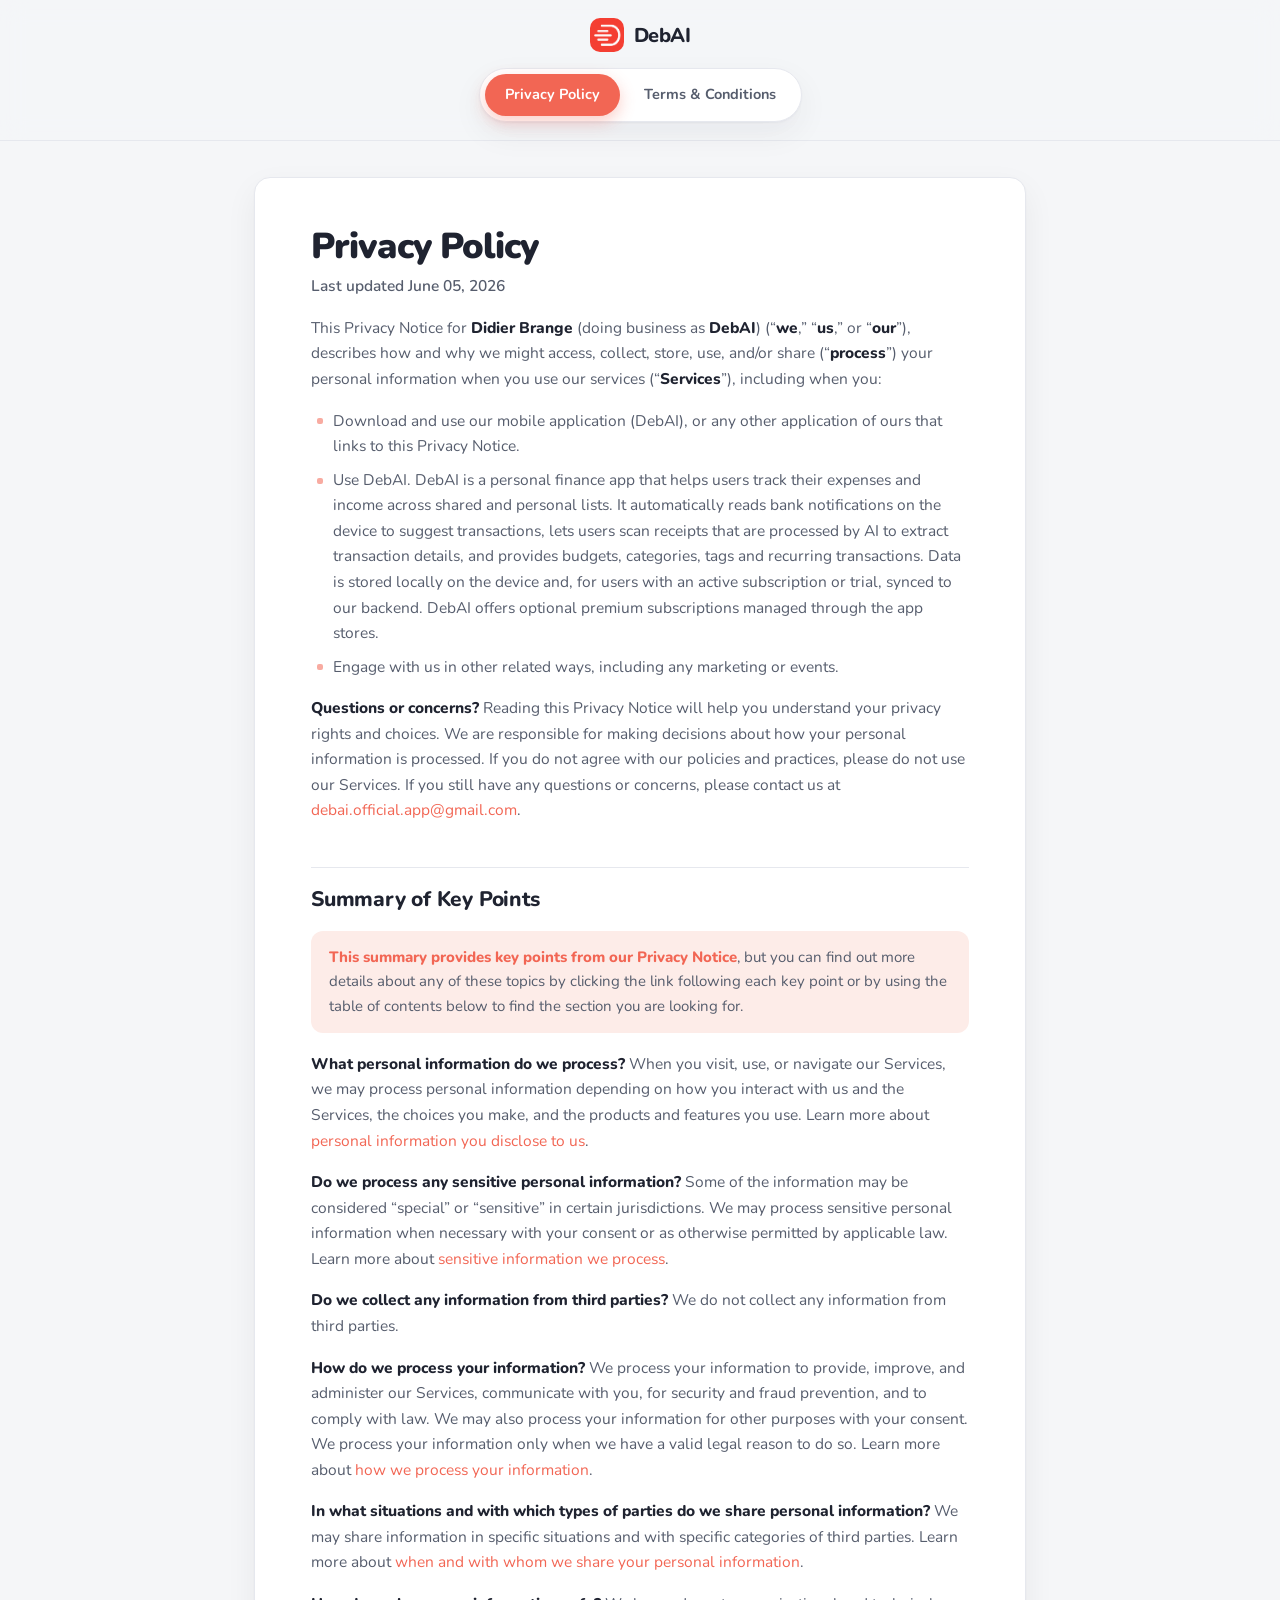
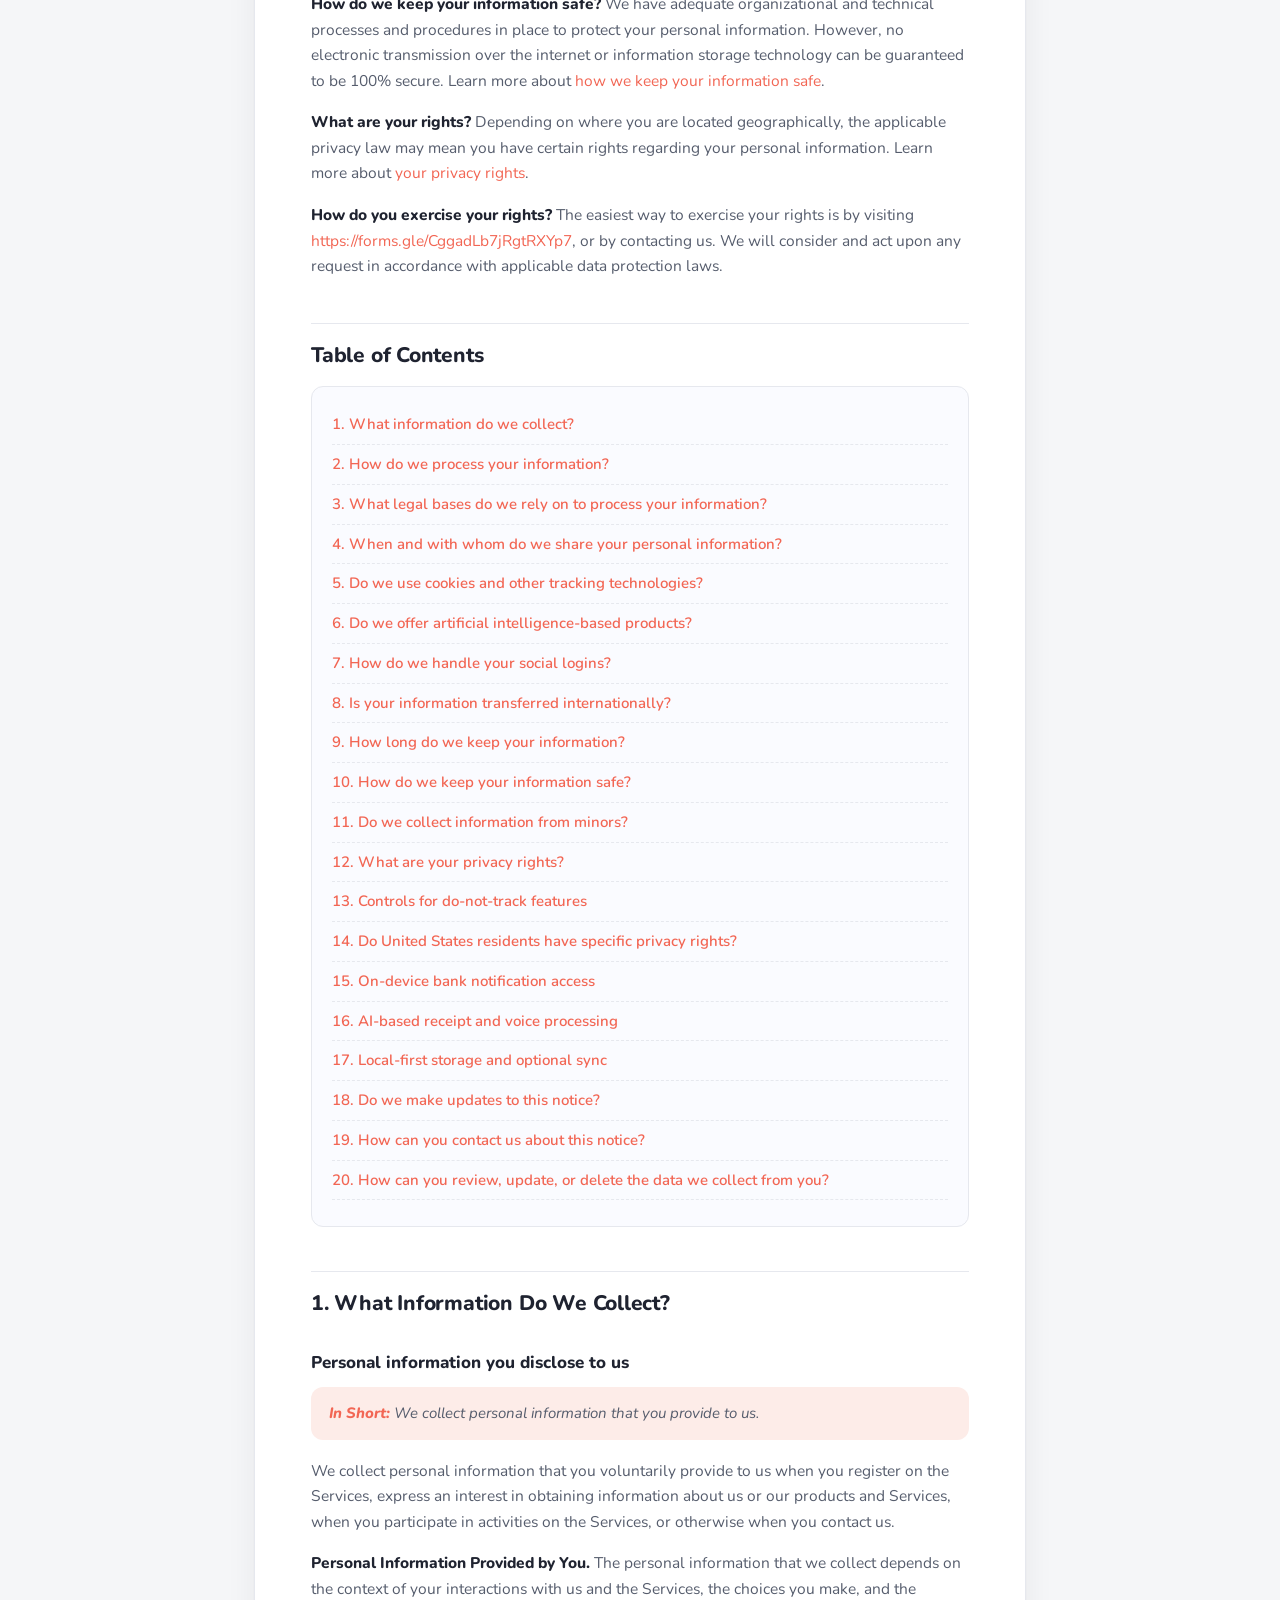
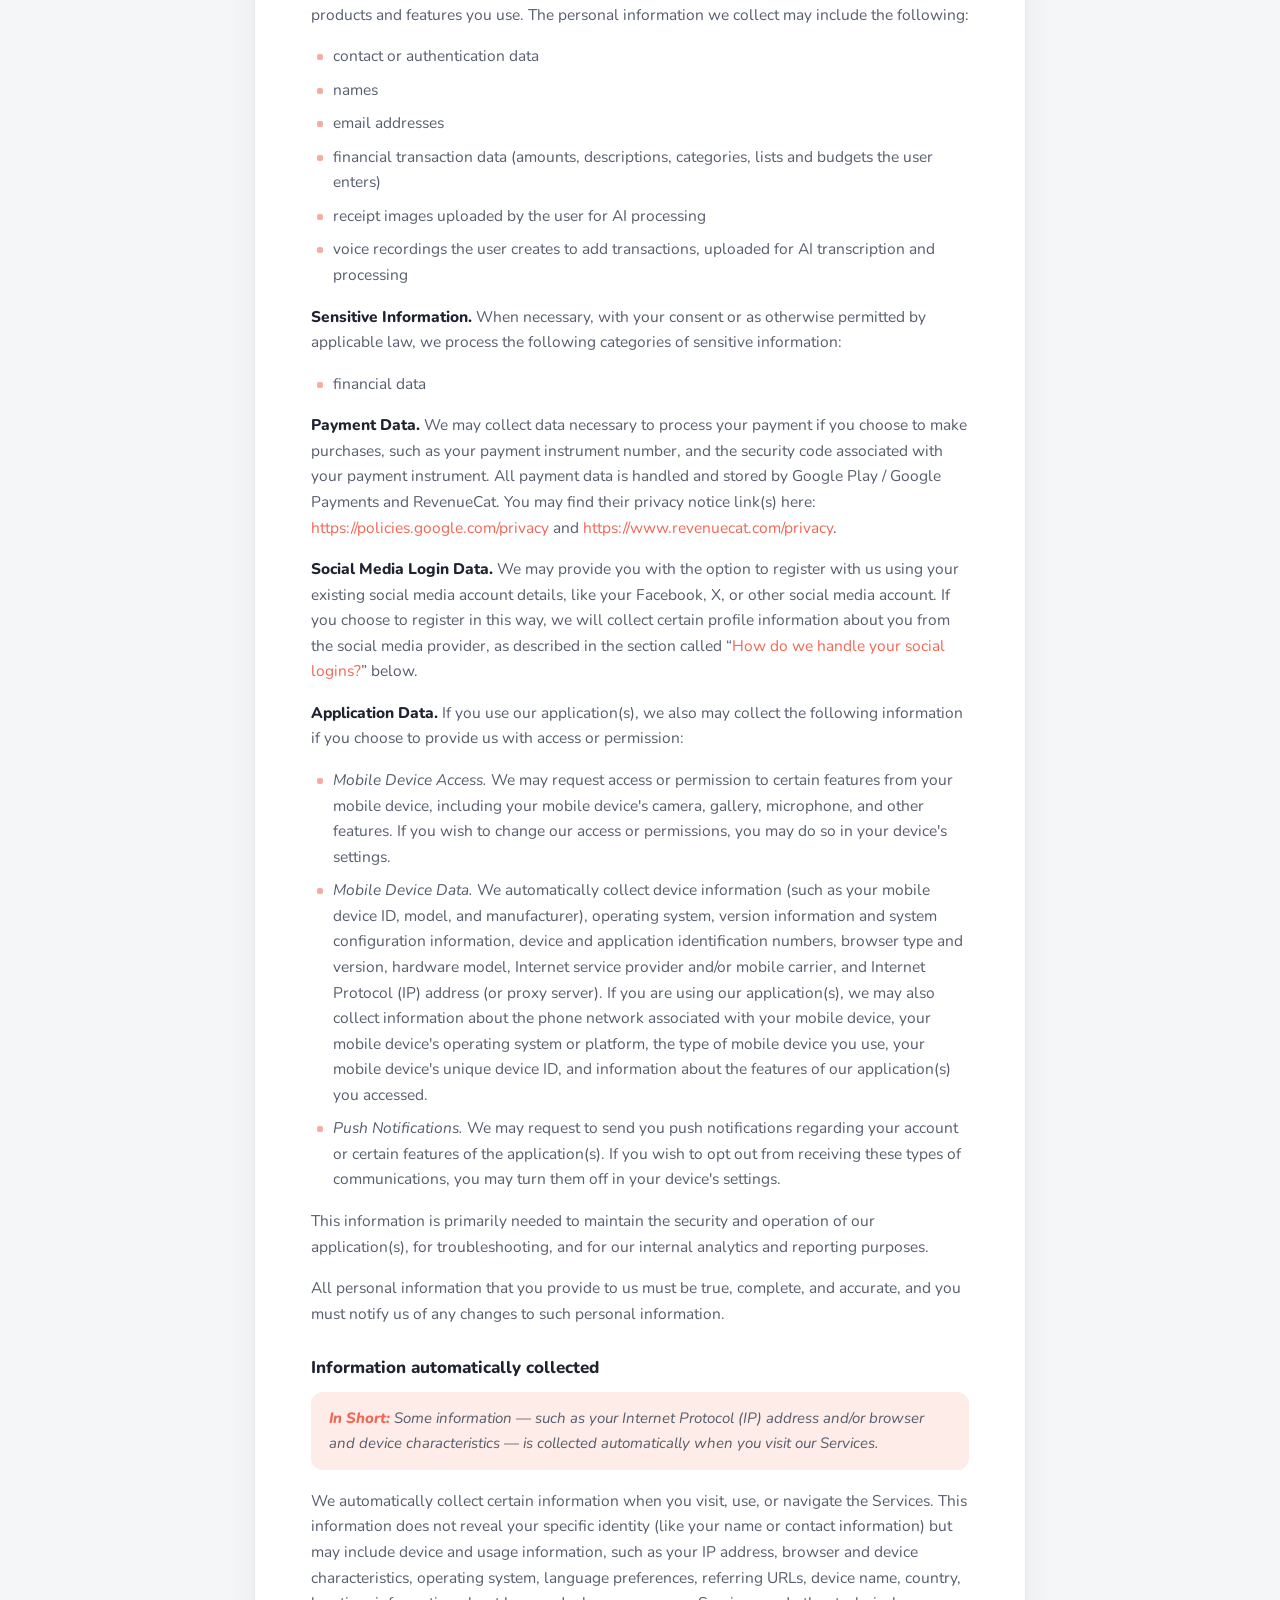
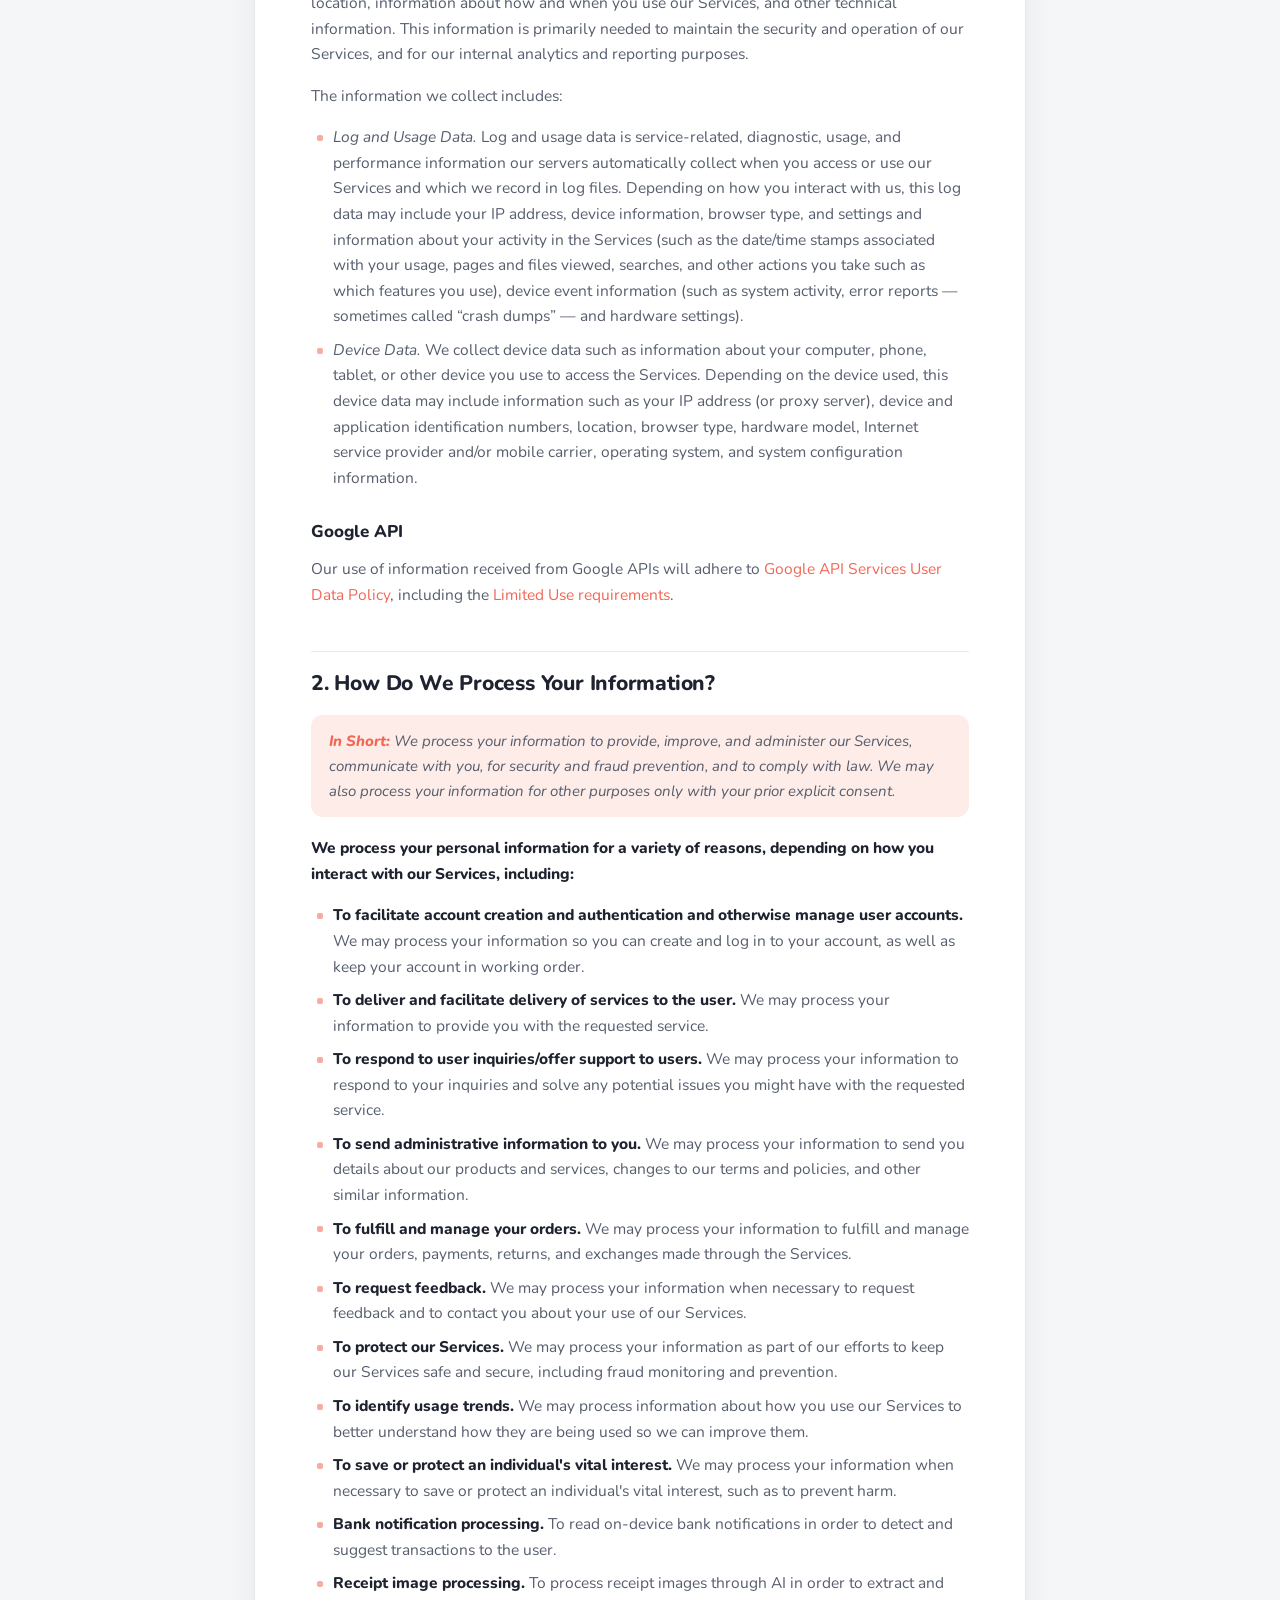
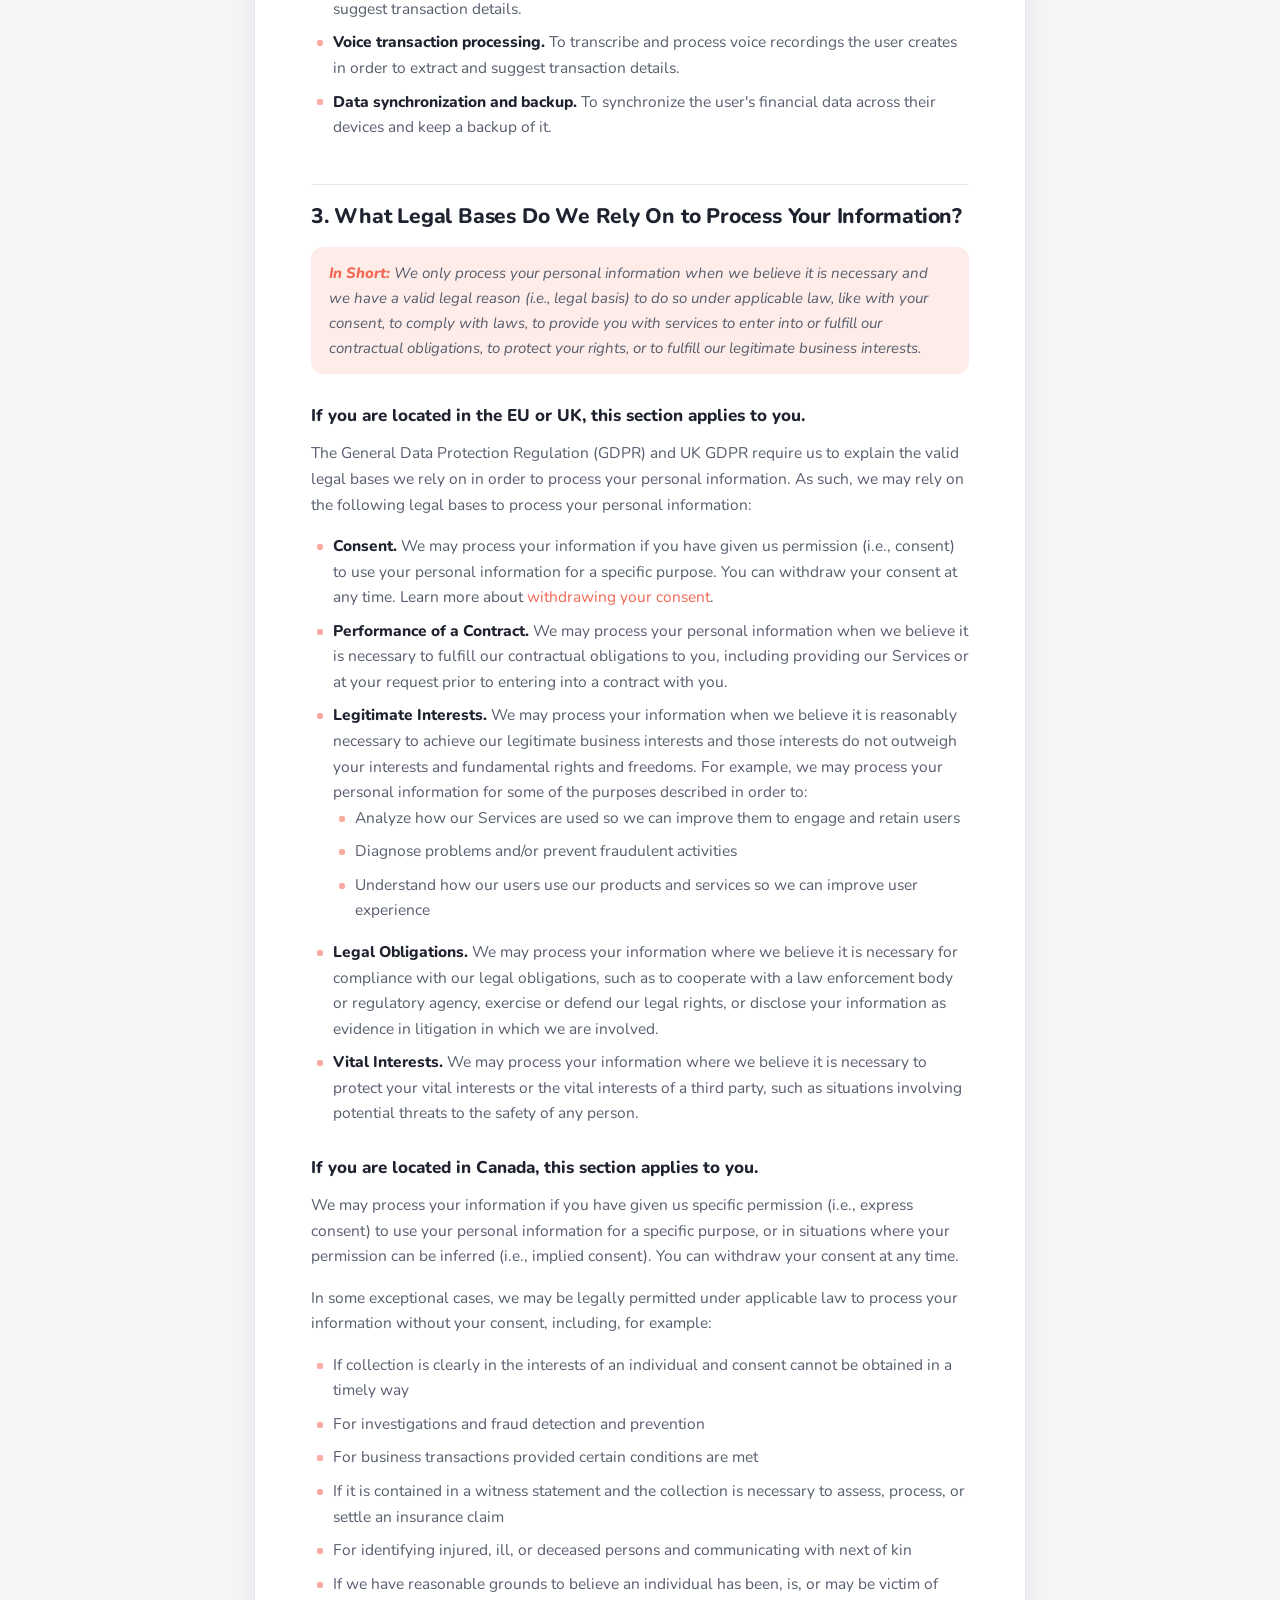
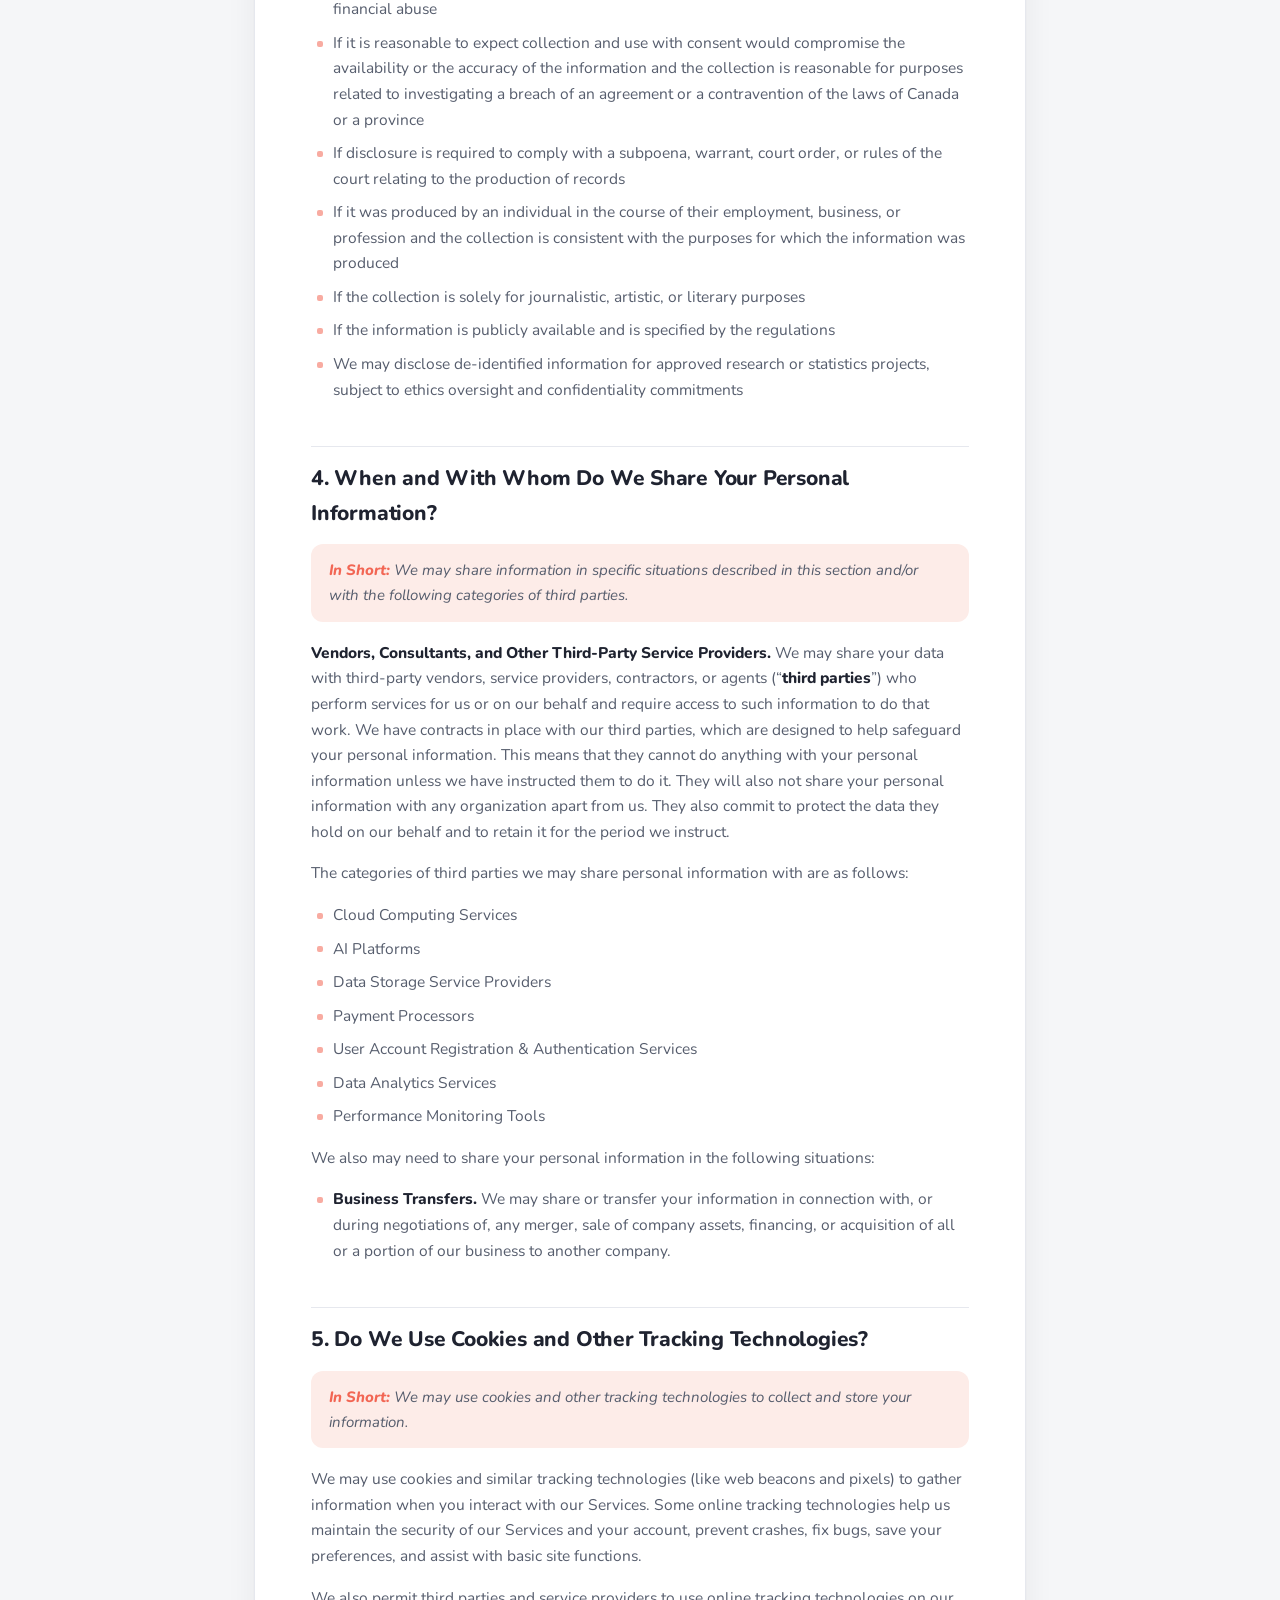
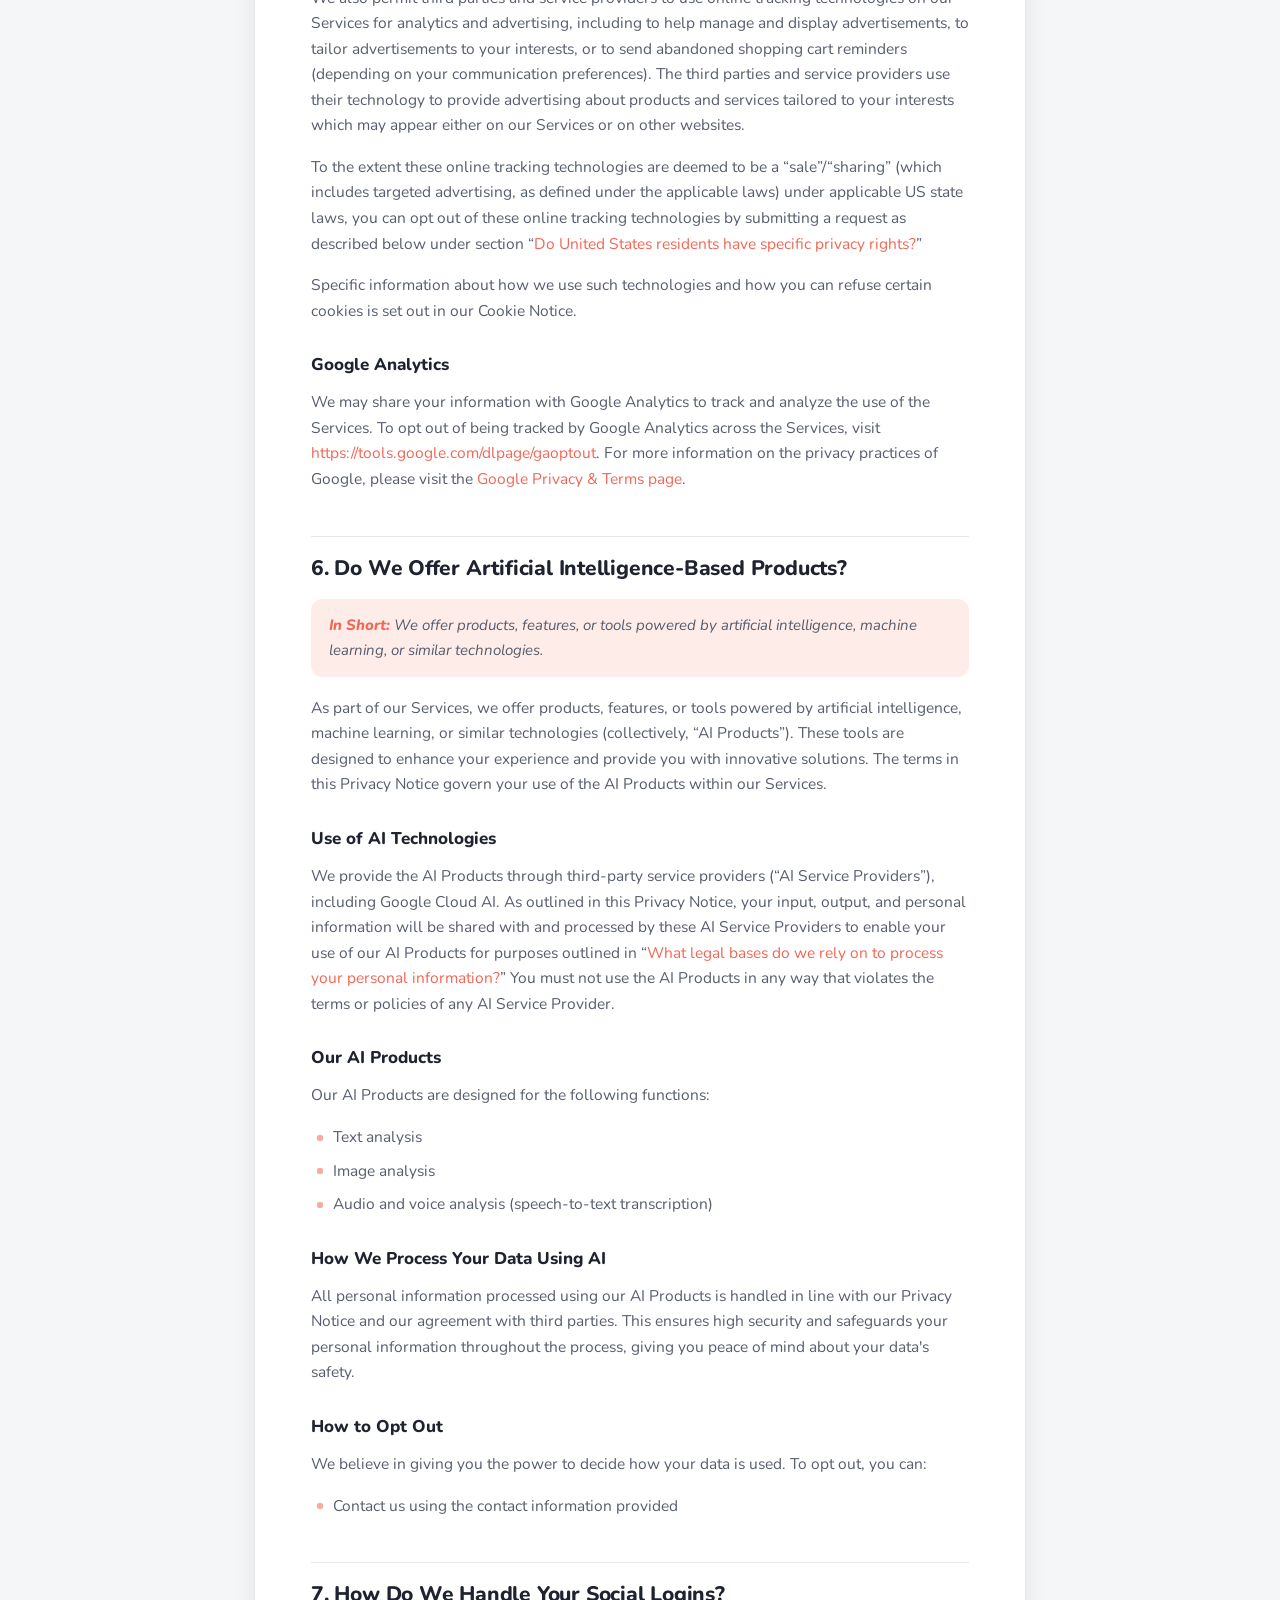
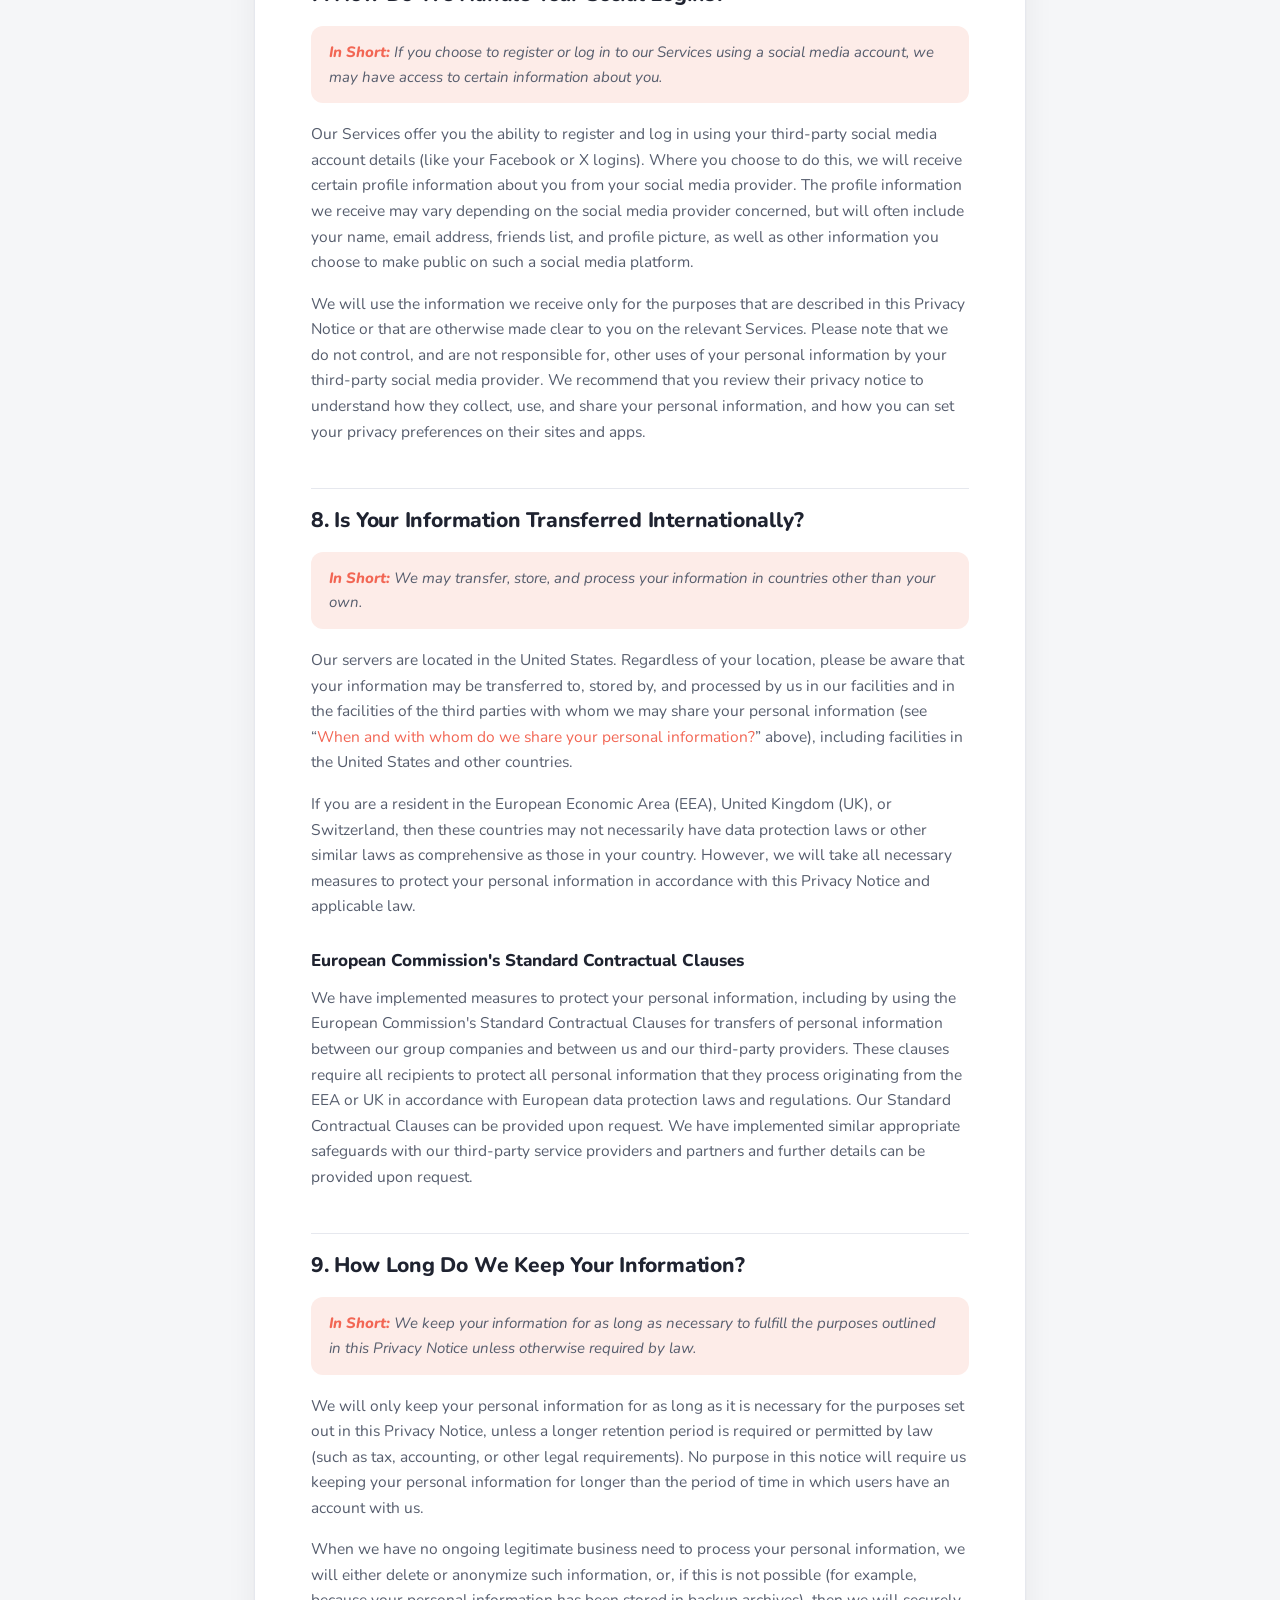
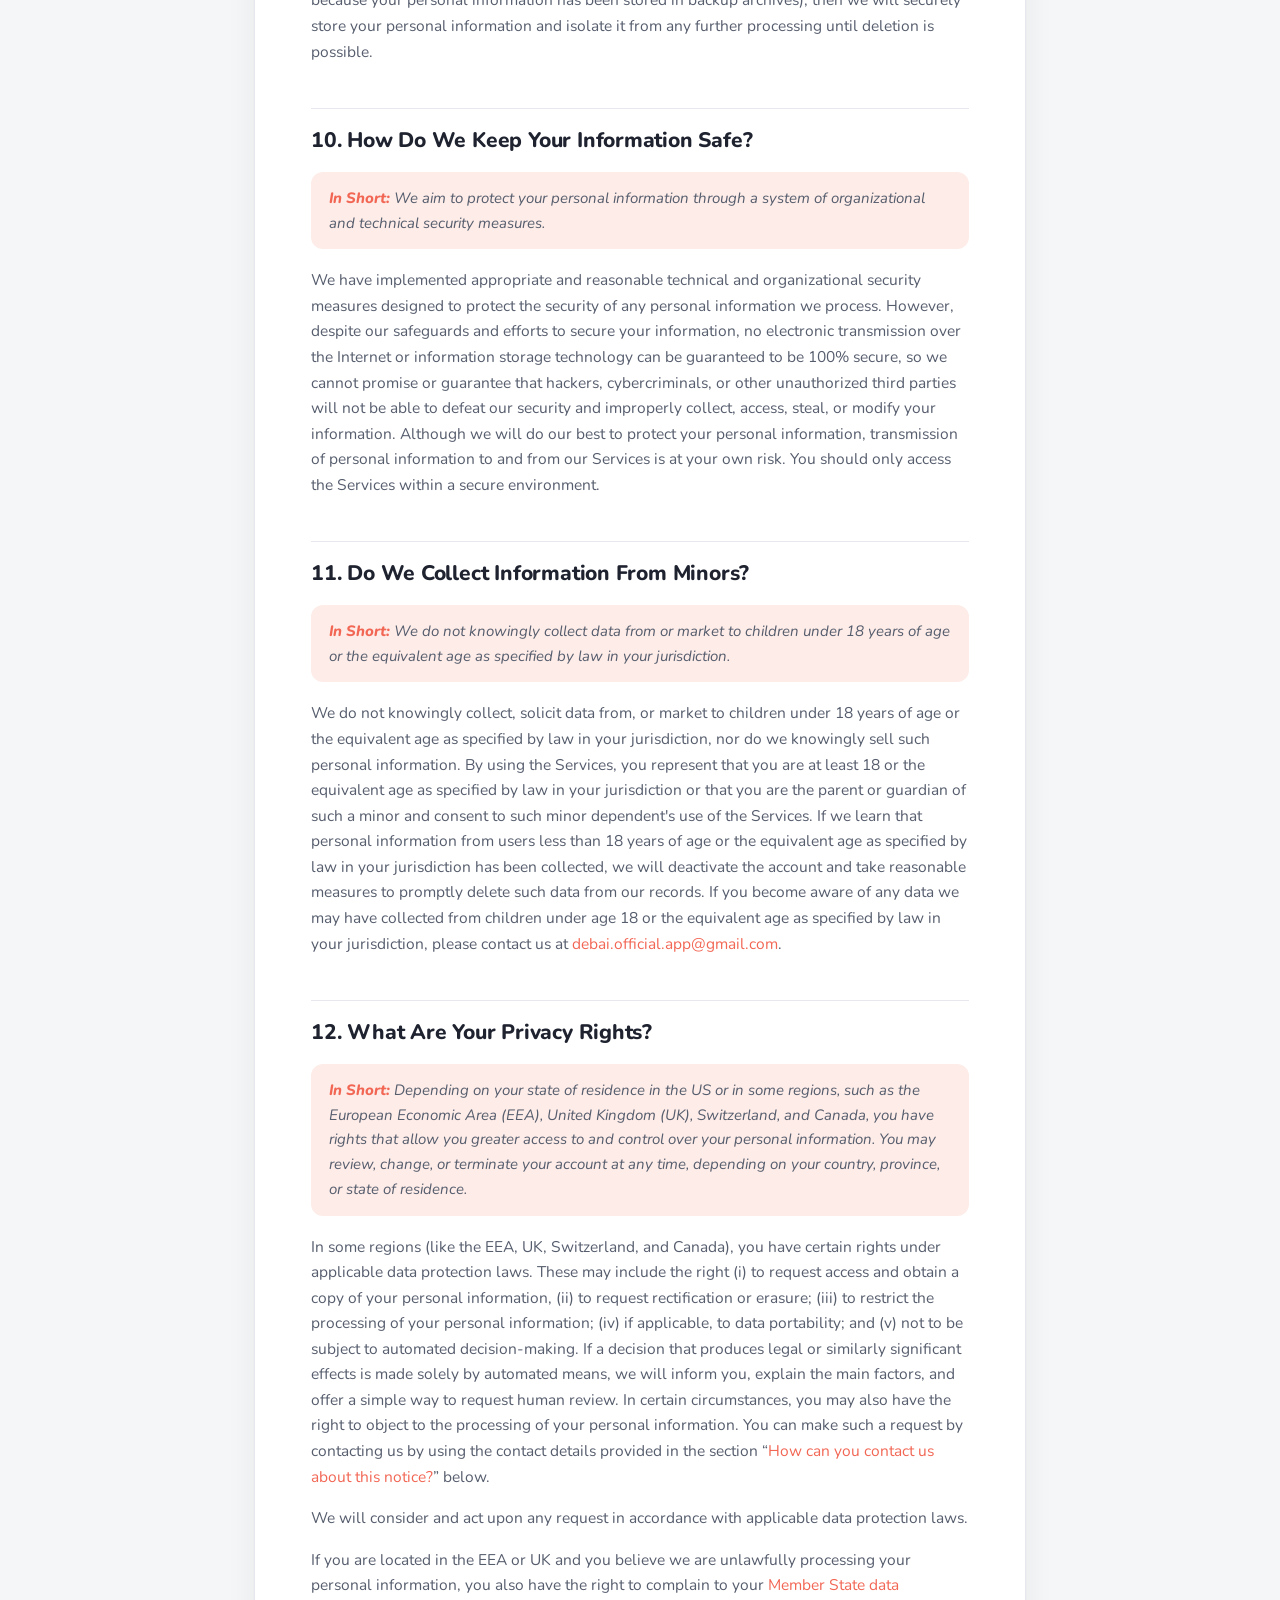
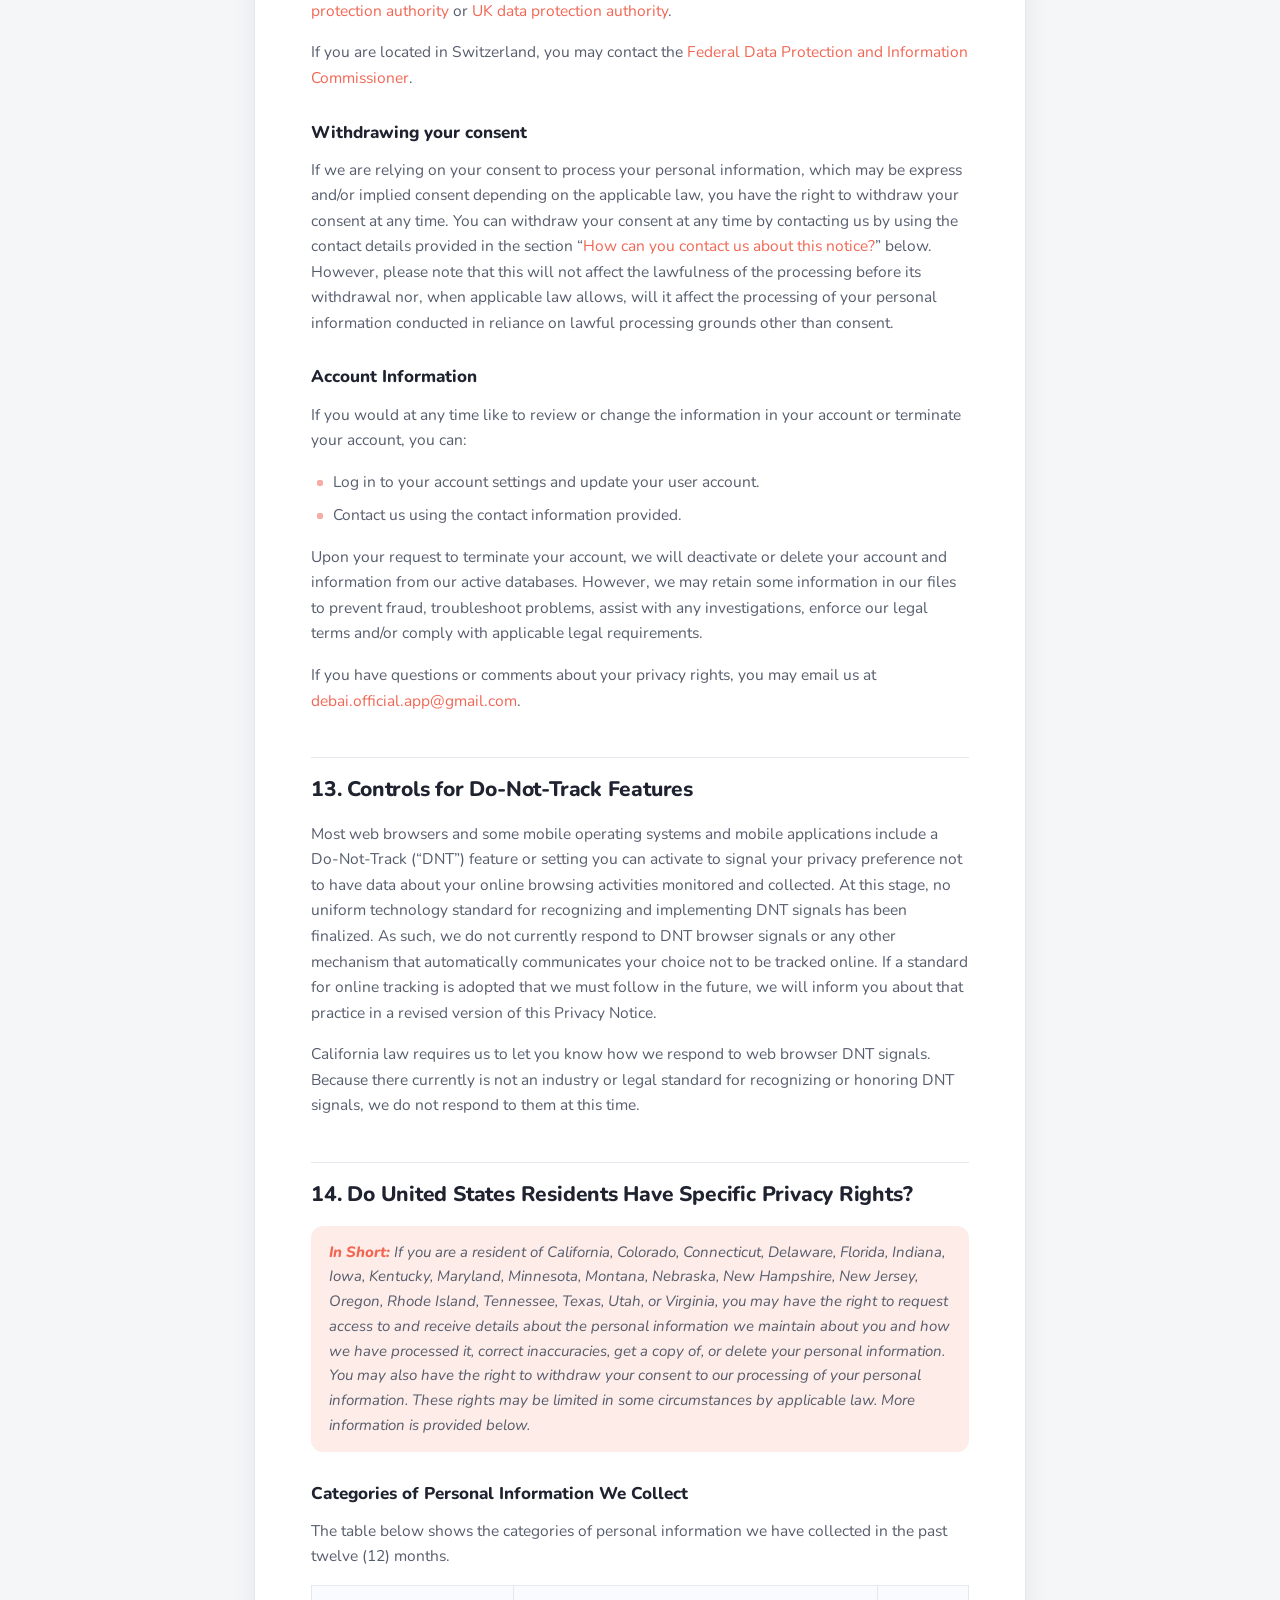
<file: index.html>
<!DOCTYPE html>
<html lang="en">
<head>
  <meta charset="UTF-8" />
  <meta name="viewport" content="width=device-width, initial-scale=1.0" />
  <title>DebAI — Privacy Policy</title>
  <meta name="description" content="DebAI Privacy Policy — how we access, collect, store, use and share your personal information." />
  <meta name="theme-color" content="#F26654" />
  <link rel="icon" href="assets/icon.webp" type="image/webp" />
  <link rel="stylesheet" href="assets/styles.css?v=3" />
</head>
<body>
  <header class="site-header">
    <div class="site-header__inner">
      <a class="brand" href="index.html">
        <img class="brand__mark" src="assets/icon.webp" alt="DebAI" width="34" height="34" />
        <span>DebAI</span>
      </a>
      <nav class="tabs" aria-label="Legal documents">
        <a class="tabs__link is-active" href="index.html" aria-current="page">Privacy Policy</a>
        <a class="tabs__link" href="terminos.html">Terms &amp; Conditions</a>
      </nav>
    </div>
  </header>

  <main class="page">
    <article class="doc">
      <h1 class="doc__title">Privacy Policy</h1>
      <p class="doc__updated">Last updated June 05, 2026</p>

      <p>This Privacy Notice for <strong>Didier Brange</strong> (doing business as <strong>DebAI</strong>) (&ldquo;<strong>we</strong>,&rdquo; &ldquo;<strong>us</strong>,&rdquo; or &ldquo;<strong>our</strong>&rdquo;), describes how and why we might access, collect, store, use, and/or share (&ldquo;<strong>process</strong>&rdquo;) your personal information when you use our services (&ldquo;<strong>Services</strong>&rdquo;), including when you:</p>
      <ul>
        <li>Download and use our mobile application (DebAI), or any other application of ours that links to this Privacy Notice.</li>
        <li>Use DebAI. DebAI is a personal finance app that helps users track their expenses and income across shared and personal lists. It automatically reads bank notifications on the device to suggest transactions, lets users scan receipts that are processed by AI to extract transaction details, and provides budgets, categories, tags and recurring transactions. Data is stored locally on the device and, for users with an active subscription or trial, synced to our backend. DebAI offers optional premium subscriptions managed through the app stores.</li>
        <li>Engage with us in other related ways, including any marketing or events.</li>
      </ul>

      <p><strong>Questions or concerns?</strong> Reading this Privacy Notice will help you understand your privacy rights and choices. We are responsible for making decisions about how your personal information is processed. If you do not agree with our policies and practices, please do not use our Services. If you still have any questions or concerns, please contact us at <a href="mailto:debai.official.app@gmail.com">debai.official.app@gmail.com</a>.</p>

      <h2 id="summary">Summary of Key Points</h2>
      <div class="callout">
        <strong>This summary provides key points from our Privacy Notice</strong>, but you can find out more details about any of these topics by clicking the link following each key point or by using the table of contents below to find the section you are looking for.
      </div>
      <p><strong>What personal information do we process?</strong> When you visit, use, or navigate our Services, we may process personal information depending on how you interact with us and the Services, the choices you make, and the products and features you use. Learn more about <a href="#infocollect">personal information you disclose to us</a>.</p>
      <p><strong>Do we process any sensitive personal information?</strong> Some of the information may be considered &ldquo;special&rdquo; or &ldquo;sensitive&rdquo; in certain jurisdictions. We may process sensitive personal information when necessary with your consent or as otherwise permitted by applicable law. Learn more about <a href="#infocollect">sensitive information we process</a>.</p>
      <p><strong>Do we collect any information from third parties?</strong> We do not collect any information from third parties.</p>
      <p><strong>How do we process your information?</strong> We process your information to provide, improve, and administer our Services, communicate with you, for security and fraud prevention, and to comply with law. We may also process your information for other purposes with your consent. We process your information only when we have a valid legal reason to do so. Learn more about <a href="#infouse">how we process your information</a>.</p>
      <p><strong>In what situations and with which types of parties do we share personal information?</strong> We may share information in specific situations and with specific categories of third parties. Learn more about <a href="#whoshare">when and with whom we share your personal information</a>.</p>
      <p><strong>How do we keep your information safe?</strong> We have adequate organizational and technical processes and procedures in place to protect your personal information. However, no electronic transmission over the internet or information storage technology can be guaranteed to be 100% secure. Learn more about <a href="#infosafe">how we keep your information safe</a>.</p>
      <p><strong>What are your rights?</strong> Depending on where you are located geographically, the applicable privacy law may mean you have certain rights regarding your personal information. Learn more about <a href="#privacyrights">your privacy rights</a>.</p>
      <p><strong>How do you exercise your rights?</strong> The easiest way to exercise your rights is by visiting <a href="https://forms.gle/CggadLb7jRgtRXYp7" target="_blank" rel="noopener">https://forms.gle/CggadLb7jRgtRXYp7</a>, or by contacting us. We will consider and act upon any request in accordance with applicable data protection laws.</p>

      <h2 id="toc">Table of Contents</h2>
      <div class="intro-note">
        <ol class="toc">
          <li><a href="#infocollect">1. What information do we collect?</a></li>
          <li><a href="#infouse">2. How do we process your information?</a></li>
          <li><a href="#legalbases">3. What legal bases do we rely on to process your information?</a></li>
          <li><a href="#whoshare">4. When and with whom do we share your personal information?</a></li>
          <li><a href="#cookies">5. Do we use cookies and other tracking technologies?</a></li>
          <li><a href="#ai">6. Do we offer artificial intelligence-based products?</a></li>
          <li><a href="#sociallogins">7. How do we handle your social logins?</a></li>
          <li><a href="#intltransfers">8. Is your information transferred internationally?</a></li>
          <li><a href="#inforetain">9. How long do we keep your information?</a></li>
          <li><a href="#infosafe">10. How do we keep your information safe?</a></li>
          <li><a href="#infominors">11. Do we collect information from minors?</a></li>
          <li><a href="#privacyrights">12. What are your privacy rights?</a></li>
          <li><a href="#dnt">13. Controls for do-not-track features</a></li>
          <li><a href="#uslaws">14. Do United States residents have specific privacy rights?</a></li>
          <li><a href="#clausea">15. On-device bank notification access</a></li>
          <li><a href="#clauseb">16. AI-based receipt and voice processing</a></li>
          <li><a href="#clausec">17. Local-first storage and optional sync</a></li>
          <li><a href="#policyupdates">18. Do we make updates to this notice?</a></li>
          <li><a href="#contact">19. How can you contact us about this notice?</a></li>
          <li><a href="#request">20. How can you review, update, or delete the data we collect from you?</a></li>
        </ol>
      </div>

      <h2 id="infocollect">1. What Information Do We Collect?</h2>
      <h3>Personal information you disclose to us</h3>
      <div class="callout"><strong><em>In Short:</em></strong> <em>We collect personal information that you provide to us.</em></div>
      <p>We collect personal information that you voluntarily provide to us when you register on the Services, express an interest in obtaining information about us or our products and Services, when you participate in activities on the Services, or otherwise when you contact us.</p>
      <p><strong>Personal Information Provided by You.</strong> The personal information that we collect depends on the context of your interactions with us and the Services, the choices you make, and the products and features you use. The personal information we collect may include the following:</p>
      <ul>
        <li>contact or authentication data</li>
        <li>names</li>
        <li>email addresses</li>
        <li>financial transaction data (amounts, descriptions, categories, lists and budgets the user enters)</li>
        <li>receipt images uploaded by the user for AI processing</li>
        <li>voice recordings the user creates to add transactions, uploaded for AI transcription and processing</li>
      </ul>
      <p><strong>Sensitive Information.</strong> When necessary, with your consent or as otherwise permitted by applicable law, we process the following categories of sensitive information:</p>
      <ul>
        <li>financial data</li>
      </ul>
      <p><strong>Payment Data.</strong> We may collect data necessary to process your payment if you choose to make purchases, such as your payment instrument number, and the security code associated with your payment instrument. All payment data is handled and stored by Google Play / Google Payments and RevenueCat. You may find their privacy notice link(s) here: <a href="https://policies.google.com/privacy" target="_blank" rel="noopener">https://policies.google.com/privacy</a> and <a href="https://www.revenuecat.com/privacy" target="_blank" rel="noopener">https://www.revenuecat.com/privacy</a>.</p>
      <p><strong>Social Media Login Data.</strong> We may provide you with the option to register with us using your existing social media account details, like your Facebook, X, or other social media account. If you choose to register in this way, we will collect certain profile information about you from the social media provider, as described in the section called &ldquo;<a href="#sociallogins">How do we handle your social logins?</a>&rdquo; below.</p>
      <p><strong>Application Data.</strong> If you use our application(s), we also may collect the following information if you choose to provide us with access or permission:</p>
      <ul>
        <li><em>Mobile Device Access.</em> We may request access or permission to certain features from your mobile device, including your mobile device's camera, gallery, microphone, and other features. If you wish to change our access or permissions, you may do so in your device's settings.</li>
        <li><em>Mobile Device Data.</em> We automatically collect device information (such as your mobile device ID, model, and manufacturer), operating system, version information and system configuration information, device and application identification numbers, browser type and version, hardware model, Internet service provider and/or mobile carrier, and Internet Protocol (IP) address (or proxy server). If you are using our application(s), we may also collect information about the phone network associated with your mobile device, your mobile device's operating system or platform, the type of mobile device you use, your mobile device's unique device ID, and information about the features of our application(s) you accessed.</li>
        <li><em>Push Notifications.</em> We may request to send you push notifications regarding your account or certain features of the application(s). If you wish to opt out from receiving these types of communications, you may turn them off in your device's settings.</li>
      </ul>
      <p>This information is primarily needed to maintain the security and operation of our application(s), for troubleshooting, and for our internal analytics and reporting purposes.</p>
      <p>All personal information that you provide to us must be true, complete, and accurate, and you must notify us of any changes to such personal information.</p>

      <h3>Information automatically collected</h3>
      <div class="callout"><strong><em>In Short:</em></strong> <em>Some information — such as your Internet Protocol (IP) address and/or browser and device characteristics — is collected automatically when you visit our Services.</em></div>
      <p>We automatically collect certain information when you visit, use, or navigate the Services. This information does not reveal your specific identity (like your name or contact information) but may include device and usage information, such as your IP address, browser and device characteristics, operating system, language preferences, referring URLs, device name, country, location, information about how and when you use our Services, and other technical information. This information is primarily needed to maintain the security and operation of our Services, and for our internal analytics and reporting purposes.</p>
      <p>The information we collect includes:</p>
      <ul>
        <li><em>Log and Usage Data.</em> Log and usage data is service-related, diagnostic, usage, and performance information our servers automatically collect when you access or use our Services and which we record in log files. Depending on how you interact with us, this log data may include your IP address, device information, browser type, and settings and information about your activity in the Services (such as the date/time stamps associated with your usage, pages and files viewed, searches, and other actions you take such as which features you use), device event information (such as system activity, error reports — sometimes called &ldquo;crash dumps&rdquo; — and hardware settings).</li>
        <li><em>Device Data.</em> We collect device data such as information about your computer, phone, tablet, or other device you use to access the Services. Depending on the device used, this device data may include information such as your IP address (or proxy server), device and application identification numbers, location, browser type, hardware model, Internet service provider and/or mobile carrier, operating system, and system configuration information.</li>
      </ul>

      <h3>Google API</h3>
      <p>Our use of information received from Google APIs will adhere to <a href="https://developers.google.com/terms/api-services-user-data-policy" target="_blank" rel="noopener">Google API Services User Data Policy</a>, including the <a href="https://developers.google.com/terms/api-services-user-data-policy#limited-use" target="_blank" rel="noopener">Limited Use requirements</a>.</p>

      <h2 id="infouse">2. How Do We Process Your Information?</h2>
      <div class="callout"><strong><em>In Short:</em></strong> <em>We process your information to provide, improve, and administer our Services, communicate with you, for security and fraud prevention, and to comply with law. We may also process your information for other purposes only with your prior explicit consent.</em></div>
      <p><strong>We process your personal information for a variety of reasons, depending on how you interact with our Services, including:</strong></p>
      <ul>
        <li><strong>To facilitate account creation and authentication and otherwise manage user accounts.</strong> We may process your information so you can create and log in to your account, as well as keep your account in working order.</li>
        <li><strong>To deliver and facilitate delivery of services to the user.</strong> We may process your information to provide you with the requested service.</li>
        <li><strong>To respond to user inquiries/offer support to users.</strong> We may process your information to respond to your inquiries and solve any potential issues you might have with the requested service.</li>
        <li><strong>To send administrative information to you.</strong> We may process your information to send you details about our products and services, changes to our terms and policies, and other similar information.</li>
        <li><strong>To fulfill and manage your orders.</strong> We may process your information to fulfill and manage your orders, payments, returns, and exchanges made through the Services.</li>
        <li><strong>To request feedback.</strong> We may process your information when necessary to request feedback and to contact you about your use of our Services.</li>
        <li><strong>To protect our Services.</strong> We may process your information as part of our efforts to keep our Services safe and secure, including fraud monitoring and prevention.</li>
        <li><strong>To identify usage trends.</strong> We may process information about how you use our Services to better understand how they are being used so we can improve them.</li>
        <li><strong>To save or protect an individual's vital interest.</strong> We may process your information when necessary to save or protect an individual's vital interest, such as to prevent harm.</li>
        <li><strong>Bank notification processing.</strong> To read on-device bank notifications in order to detect and suggest transactions to the user.</li>
        <li><strong>Receipt image processing.</strong> To process receipt images through AI in order to extract and suggest transaction details.</li>
        <li><strong>Voice transaction processing.</strong> To transcribe and process voice recordings the user creates in order to extract and suggest transaction details.</li>
        <li><strong>Data synchronization and backup.</strong> To synchronize the user's financial data across their devices and keep a backup of it.</li>
      </ul>

      <h2 id="legalbases">3. What Legal Bases Do We Rely On to Process Your Information?</h2>
      <div class="callout"><strong><em>In Short:</em></strong> <em>We only process your personal information when we believe it is necessary and we have a valid legal reason (i.e., legal basis) to do so under applicable law, like with your consent, to comply with laws, to provide you with services to enter into or fulfill our contractual obligations, to protect your rights, or to fulfill our legitimate business interests.</em></div>

      <h3>If you are located in the EU or UK, this section applies to you.</h3>
      <p>The General Data Protection Regulation (GDPR) and UK GDPR require us to explain the valid legal bases we rely on in order to process your personal information. As such, we may rely on the following legal bases to process your personal information:</p>
      <ul>
        <li><strong>Consent.</strong> We may process your information if you have given us permission (i.e., consent) to use your personal information for a specific purpose. You can withdraw your consent at any time. Learn more about <a href="#privacyrights">withdrawing your consent</a>.</li>
        <li><strong>Performance of a Contract.</strong> We may process your personal information when we believe it is necessary to fulfill our contractual obligations to you, including providing our Services or at your request prior to entering into a contract with you.</li>
        <li><strong>Legitimate Interests.</strong> We may process your information when we believe it is reasonably necessary to achieve our legitimate business interests and those interests do not outweigh your interests and fundamental rights and freedoms. For example, we may process your personal information for some of the purposes described in order to:
          <ul>
            <li>Analyze how our Services are used so we can improve them to engage and retain users</li>
            <li>Diagnose problems and/or prevent fraudulent activities</li>
            <li>Understand how our users use our products and services so we can improve user experience</li>
          </ul>
        </li>
        <li><strong>Legal Obligations.</strong> We may process your information where we believe it is necessary for compliance with our legal obligations, such as to cooperate with a law enforcement body or regulatory agency, exercise or defend our legal rights, or disclose your information as evidence in litigation in which we are involved.</li>
        <li><strong>Vital Interests.</strong> We may process your information where we believe it is necessary to protect your vital interests or the vital interests of a third party, such as situations involving potential threats to the safety of any person.</li>
      </ul>

      <h3>If you are located in Canada, this section applies to you.</h3>
      <p>We may process your information if you have given us specific permission (i.e., express consent) to use your personal information for a specific purpose, or in situations where your permission can be inferred (i.e., implied consent). You can withdraw your consent at any time.</p>
      <p>In some exceptional cases, we may be legally permitted under applicable law to process your information without your consent, including, for example:</p>
      <ul>
        <li>If collection is clearly in the interests of an individual and consent cannot be obtained in a timely way</li>
        <li>For investigations and fraud detection and prevention</li>
        <li>For business transactions provided certain conditions are met</li>
        <li>If it is contained in a witness statement and the collection is necessary to assess, process, or settle an insurance claim</li>
        <li>For identifying injured, ill, or deceased persons and communicating with next of kin</li>
        <li>If we have reasonable grounds to believe an individual has been, is, or may be victim of financial abuse</li>
        <li>If it is reasonable to expect collection and use with consent would compromise the availability or the accuracy of the information and the collection is reasonable for purposes related to investigating a breach of an agreement or a contravention of the laws of Canada or a province</li>
        <li>If disclosure is required to comply with a subpoena, warrant, court order, or rules of the court relating to the production of records</li>
        <li>If it was produced by an individual in the course of their employment, business, or profession and the collection is consistent with the purposes for which the information was produced</li>
        <li>If the collection is solely for journalistic, artistic, or literary purposes</li>
        <li>If the information is publicly available and is specified by the regulations</li>
        <li>We may disclose de-identified information for approved research or statistics projects, subject to ethics oversight and confidentiality commitments</li>
      </ul>

      <h2 id="whoshare">4. When and With Whom Do We Share Your Personal Information?</h2>
      <div class="callout"><strong><em>In Short:</em></strong> <em>We may share information in specific situations described in this section and/or with the following categories of third parties.</em></div>
      <p><strong>Vendors, Consultants, and Other Third-Party Service Providers.</strong> We may share your data with third-party vendors, service providers, contractors, or agents (&ldquo;<strong>third parties</strong>&rdquo;) who perform services for us or on our behalf and require access to such information to do that work. We have contracts in place with our third parties, which are designed to help safeguard your personal information. This means that they cannot do anything with your personal information unless we have instructed them to do it. They will also not share your personal information with any organization apart from us. They also commit to protect the data they hold on our behalf and to retain it for the period we instruct.</p>
      <p>The categories of third parties we may share personal information with are as follows:</p>
      <ul>
        <li>Cloud Computing Services</li>
        <li>AI Platforms</li>
        <li>Data Storage Service Providers</li>
        <li>Payment Processors</li>
        <li>User Account Registration &amp; Authentication Services</li>
        <li>Data Analytics Services</li>
        <li>Performance Monitoring Tools</li>
      </ul>
      <p>We also may need to share your personal information in the following situations:</p>
      <ul>
        <li><strong>Business Transfers.</strong> We may share or transfer your information in connection with, or during negotiations of, any merger, sale of company assets, financing, or acquisition of all or a portion of our business to another company.</li>
      </ul>

      <h2 id="cookies">5. Do We Use Cookies and Other Tracking Technologies?</h2>
      <div class="callout"><strong><em>In Short:</em></strong> <em>We may use cookies and other tracking technologies to collect and store your information.</em></div>
      <p>We may use cookies and similar tracking technologies (like web beacons and pixels) to gather information when you interact with our Services. Some online tracking technologies help us maintain the security of our Services and your account, prevent crashes, fix bugs, save your preferences, and assist with basic site functions.</p>
      <p>We also permit third parties and service providers to use online tracking technologies on our Services for analytics and advertising, including to help manage and display advertisements, to tailor advertisements to your interests, or to send abandoned shopping cart reminders (depending on your communication preferences). The third parties and service providers use their technology to provide advertising about products and services tailored to your interests which may appear either on our Services or on other websites.</p>
      <p>To the extent these online tracking technologies are deemed to be a &ldquo;sale&rdquo;/&ldquo;sharing&rdquo; (which includes targeted advertising, as defined under the applicable laws) under applicable US state laws, you can opt out of these online tracking technologies by submitting a request as described below under section &ldquo;<a href="#uslaws">Do United States residents have specific privacy rights?</a>&rdquo;</p>
      <p>Specific information about how we use such technologies and how you can refuse certain cookies is set out in our Cookie Notice.</p>
      <h3>Google Analytics</h3>
      <p>We may share your information with Google Analytics to track and analyze the use of the Services. To opt out of being tracked by Google Analytics across the Services, visit <a href="https://tools.google.com/dlpage/gaoptout" target="_blank" rel="noopener">https://tools.google.com/dlpage/gaoptout</a>. For more information on the privacy practices of Google, please visit the <a href="https://policies.google.com/privacy" target="_blank" rel="noopener">Google Privacy &amp; Terms page</a>.</p>

      <h2 id="ai">6. Do We Offer Artificial Intelligence-Based Products?</h2>
      <div class="callout"><strong><em>In Short:</em></strong> <em>We offer products, features, or tools powered by artificial intelligence, machine learning, or similar technologies.</em></div>
      <p>As part of our Services, we offer products, features, or tools powered by artificial intelligence, machine learning, or similar technologies (collectively, &ldquo;AI Products&rdquo;). These tools are designed to enhance your experience and provide you with innovative solutions. The terms in this Privacy Notice govern your use of the AI Products within our Services.</p>
      <h3>Use of AI Technologies</h3>
      <p>We provide the AI Products through third-party service providers (&ldquo;AI Service Providers&rdquo;), including Google Cloud AI. As outlined in this Privacy Notice, your input, output, and personal information will be shared with and processed by these AI Service Providers to enable your use of our AI Products for purposes outlined in &ldquo;<a href="#legalbases">What legal bases do we rely on to process your personal information?</a>&rdquo; You must not use the AI Products in any way that violates the terms or policies of any AI Service Provider.</p>
      <h3>Our AI Products</h3>
      <p>Our AI Products are designed for the following functions:</p>
      <ul>
        <li>Text analysis</li>
        <li>Image analysis</li>
        <li>Audio and voice analysis (speech-to-text transcription)</li>
      </ul>
      <h3>How We Process Your Data Using AI</h3>
      <p>All personal information processed using our AI Products is handled in line with our Privacy Notice and our agreement with third parties. This ensures high security and safeguards your personal information throughout the process, giving you peace of mind about your data's safety.</p>
      <h3>How to Opt Out</h3>
      <p>We believe in giving you the power to decide how your data is used. To opt out, you can:</p>
      <ul>
        <li>Contact us using the contact information provided</li>
      </ul>

      <h2 id="sociallogins">7. How Do We Handle Your Social Logins?</h2>
      <div class="callout"><strong><em>In Short:</em></strong> <em>If you choose to register or log in to our Services using a social media account, we may have access to certain information about you.</em></div>
      <p>Our Services offer you the ability to register and log in using your third-party social media account details (like your Facebook or X logins). Where you choose to do this, we will receive certain profile information about you from your social media provider. The profile information we receive may vary depending on the social media provider concerned, but will often include your name, email address, friends list, and profile picture, as well as other information you choose to make public on such a social media platform.</p>
      <p>We will use the information we receive only for the purposes that are described in this Privacy Notice or that are otherwise made clear to you on the relevant Services. Please note that we do not control, and are not responsible for, other uses of your personal information by your third-party social media provider. We recommend that you review their privacy notice to understand how they collect, use, and share your personal information, and how you can set your privacy preferences on their sites and apps.</p>

      <h2 id="intltransfers">8. Is Your Information Transferred Internationally?</h2>
      <div class="callout"><strong><em>In Short:</em></strong> <em>We may transfer, store, and process your information in countries other than your own.</em></div>
      <p>Our servers are located in the United States. Regardless of your location, please be aware that your information may be transferred to, stored by, and processed by us in our facilities and in the facilities of the third parties with whom we may share your personal information (see &ldquo;<a href="#whoshare">When and with whom do we share your personal information?</a>&rdquo; above), including facilities in the United States and other countries.</p>
      <p>If you are a resident in the European Economic Area (EEA), United Kingdom (UK), or Switzerland, then these countries may not necessarily have data protection laws or other similar laws as comprehensive as those in your country. However, we will take all necessary measures to protect your personal information in accordance with this Privacy Notice and applicable law.</p>
      <h3>European Commission's Standard Contractual Clauses</h3>
      <p>We have implemented measures to protect your personal information, including by using the European Commission's Standard Contractual Clauses for transfers of personal information between our group companies and between us and our third-party providers. These clauses require all recipients to protect all personal information that they process originating from the EEA or UK in accordance with European data protection laws and regulations. Our Standard Contractual Clauses can be provided upon request. We have implemented similar appropriate safeguards with our third-party service providers and partners and further details can be provided upon request.</p>

      <h2 id="inforetain">9. How Long Do We Keep Your Information?</h2>
      <div class="callout"><strong><em>In Short:</em></strong> <em>We keep your information for as long as necessary to fulfill the purposes outlined in this Privacy Notice unless otherwise required by law.</em></div>
      <p>We will only keep your personal information for as long as it is necessary for the purposes set out in this Privacy Notice, unless a longer retention period is required or permitted by law (such as tax, accounting, or other legal requirements). No purpose in this notice will require us keeping your personal information for longer than the period of time in which users have an account with us.</p>
      <p>When we have no ongoing legitimate business need to process your personal information, we will either delete or anonymize such information, or, if this is not possible (for example, because your personal information has been stored in backup archives), then we will securely store your personal information and isolate it from any further processing until deletion is possible.</p>

      <h2 id="infosafe">10. How Do We Keep Your Information Safe?</h2>
      <div class="callout"><strong><em>In Short:</em></strong> <em>We aim to protect your personal information through a system of organizational and technical security measures.</em></div>
      <p>We have implemented appropriate and reasonable technical and organizational security measures designed to protect the security of any personal information we process. However, despite our safeguards and efforts to secure your information, no electronic transmission over the Internet or information storage technology can be guaranteed to be 100% secure, so we cannot promise or guarantee that hackers, cybercriminals, or other unauthorized third parties will not be able to defeat our security and improperly collect, access, steal, or modify your information. Although we will do our best to protect your personal information, transmission of personal information to and from our Services is at your own risk. You should only access the Services within a secure environment.</p>

      <h2 id="infominors">11. Do We Collect Information From Minors?</h2>
      <div class="callout"><strong><em>In Short:</em></strong> <em>We do not knowingly collect data from or market to children under 18 years of age or the equivalent age as specified by law in your jurisdiction.</em></div>
      <p>We do not knowingly collect, solicit data from, or market to children under 18 years of age or the equivalent age as specified by law in your jurisdiction, nor do we knowingly sell such personal information. By using the Services, you represent that you are at least 18 or the equivalent age as specified by law in your jurisdiction or that you are the parent or guardian of such a minor and consent to such minor dependent's use of the Services. If we learn that personal information from users less than 18 years of age or the equivalent age as specified by law in your jurisdiction has been collected, we will deactivate the account and take reasonable measures to promptly delete such data from our records. If you become aware of any data we may have collected from children under age 18 or the equivalent age as specified by law in your jurisdiction, please contact us at <a href="mailto:debai.official.app@gmail.com">debai.official.app@gmail.com</a>.</p>

      <h2 id="privacyrights">12. What Are Your Privacy Rights?</h2>
      <div class="callout"><strong><em>In Short:</em></strong> <em>Depending on your state of residence in the US or in some regions, such as the European Economic Area (EEA), United Kingdom (UK), Switzerland, and Canada, you have rights that allow you greater access to and control over your personal information. You may review, change, or terminate your account at any time, depending on your country, province, or state of residence.</em></div>
      <p>In some regions (like the EEA, UK, Switzerland, and Canada), you have certain rights under applicable data protection laws. These may include the right (i) to request access and obtain a copy of your personal information, (ii) to request rectification or erasure; (iii) to restrict the processing of your personal information; (iv) if applicable, to data portability; and (v) not to be subject to automated decision-making. If a decision that produces legal or similarly significant effects is made solely by automated means, we will inform you, explain the main factors, and offer a simple way to request human review. In certain circumstances, you may also have the right to object to the processing of your personal information. You can make such a request by contacting us by using the contact details provided in the section &ldquo;<a href="#contact">How can you contact us about this notice?</a>&rdquo; below.</p>
      <p>We will consider and act upon any request in accordance with applicable data protection laws.</p>
      <p>If you are located in the EEA or UK and you believe we are unlawfully processing your personal information, you also have the right to complain to your <a href="https://ec.europa.eu/justice/data-protection/bodies/authorities/index_en.htm" target="_blank" rel="noopener">Member State data protection authority</a> or <a href="https://ico.org.uk/make-a-complaint/data-protection-complaints/data-protection-complaints/" target="_blank" rel="noopener">UK data protection authority</a>.</p>
      <p>If you are located in Switzerland, you may contact the <a href="https://www.edoeb.admin.ch/edoeb/en/home.html" target="_blank" rel="noopener">Federal Data Protection and Information Commissioner</a>.</p>
      <h3>Withdrawing your consent</h3>
      <p>If we are relying on your consent to process your personal information, which may be express and/or implied consent depending on the applicable law, you have the right to withdraw your consent at any time. You can withdraw your consent at any time by contacting us by using the contact details provided in the section &ldquo;<a href="#contact">How can you contact us about this notice?</a>&rdquo; below. However, please note that this will not affect the lawfulness of the processing before its withdrawal nor, when applicable law allows, will it affect the processing of your personal information conducted in reliance on lawful processing grounds other than consent.</p>
      <h3>Account Information</h3>
      <p>If you would at any time like to review or change the information in your account or terminate your account, you can:</p>
      <ul>
        <li>Log in to your account settings and update your user account.</li>
        <li>Contact us using the contact information provided.</li>
      </ul>
      <p>Upon your request to terminate your account, we will deactivate or delete your account and information from our active databases. However, we may retain some information in our files to prevent fraud, troubleshoot problems, assist with any investigations, enforce our legal terms and/or comply with applicable legal requirements.</p>
      <p>If you have questions or comments about your privacy rights, you may email us at <a href="mailto:debai.official.app@gmail.com">debai.official.app@gmail.com</a>.</p>

      <h2 id="dnt">13. Controls for Do-Not-Track Features</h2>
      <p>Most web browsers and some mobile operating systems and mobile applications include a Do-Not-Track (&ldquo;DNT&rdquo;) feature or setting you can activate to signal your privacy preference not to have data about your online browsing activities monitored and collected. At this stage, no uniform technology standard for recognizing and implementing DNT signals has been finalized. As such, we do not currently respond to DNT browser signals or any other mechanism that automatically communicates your choice not to be tracked online. If a standard for online tracking is adopted that we must follow in the future, we will inform you about that practice in a revised version of this Privacy Notice.</p>
      <p>California law requires us to let you know how we respond to web browser DNT signals. Because there currently is not an industry or legal standard for recognizing or honoring DNT signals, we do not respond to them at this time.</p>

      <h2 id="uslaws">14. Do United States Residents Have Specific Privacy Rights?</h2>
      <div class="callout"><strong><em>In Short:</em></strong> <em>If you are a resident of California, Colorado, Connecticut, Delaware, Florida, Indiana, Iowa, Kentucky, Maryland, Minnesota, Montana, Nebraska, New Hampshire, New Jersey, Oregon, Rhode Island, Tennessee, Texas, Utah, or Virginia, you may have the right to request access to and receive details about the personal information we maintain about you and how we have processed it, correct inaccuracies, get a copy of, or delete your personal information. You may also have the right to withdraw your consent to our processing of your personal information. These rights may be limited in some circumstances by applicable law. More information is provided below.</em></div>
      <h3>Categories of Personal Information We Collect</h3>
      <p>The table below shows the categories of personal information we have collected in the past twelve (12) months.</p>
      <div class="table-wrap">
        <table>
          <thead>
            <tr><th>Category</th><th>Examples</th><th>Collected</th></tr>
          </thead>
          <tbody>
            <tr><td>A. Identifiers</td><td>Contact details, such as real name, alias, postal address, telephone or mobile contact number, unique personal identifier, online identifier, Internet Protocol address, email address, and account name</td><td class="center">YES</td></tr>
            <tr><td>B. Personal information as defined in the California Customer Records statute</td><td>Name, contact information, education, employment, employment history, and financial information</td><td class="center">YES</td></tr>
            <tr><td>C. Protected classification characteristics under state or federal law</td><td>Gender, age, date of birth, race and ethnicity, national origin, marital status, and other demographic data</td><td class="center">NO</td></tr>
            <tr><td>D. Commercial information</td><td>Transaction information, purchase history, financial details, and payment information</td><td class="center">YES</td></tr>
            <tr><td>E. Biometric information</td><td>Fingerprints and voiceprints</td><td class="center">NO</td></tr>
            <tr><td>F. Internet or other similar network activity</td><td>Browsing history, search history, online behavior, interest data, and interactions with our and other websites, applications, systems, and advertisements</td><td class="center">YES</td></tr>
            <tr><td>G. Geolocation data</td><td>Device location</td><td class="center">NO</td></tr>
            <tr><td>H. Audio, electronic, sensory, or similar information</td><td>Images and audio, video or call recordings created in connection with our business activities</td><td class="center">YES</td></tr>
            <tr><td>I. Professional or employment-related information</td><td>Business contact details in order to provide you our Services at a business level or job title, work history, and professional qualifications if you apply for a job with us</td><td class="center">NO</td></tr>
            <tr><td>J. Education Information</td><td>Student records and directory information</td><td class="center">NO</td></tr>
            <tr><td>K. Inferences drawn from collected personal information</td><td>Inferences drawn from any of the collected personal information listed above to create a profile or summary about, for example, an individual's preferences and characteristics</td><td class="center">NO</td></tr>
            <tr><td>L. Sensitive personal information</td><td>Account login information and financial information including account access details</td><td class="center">YES</td></tr>
          </tbody>
        </table>
      </div>
      <p>We only collect sensitive personal information, as defined by applicable privacy laws or the purposes allowed by law or with your consent. Sensitive personal information may be used, or disclosed to a service provider or contractor, for additional, specified purposes. You may have the right to limit the use or disclosure of your sensitive personal information. We do not collect or process sensitive personal information for the purpose of inferring characteristics about you.</p>
      <p>We may also collect other personal information outside of these categories through instances where you interact with us in person, online, or by phone or mail in the context of:</p>
      <ul>
        <li>Receiving help through our customer support channels;</li>
        <li>Participation in customer surveys or contests; and</li>
        <li>Facilitation in the delivery of our Services and to respond to your inquiries.</li>
      </ul>
      <p>We will use and retain the collected personal information as needed to provide the Services or for as long as the user has an account with us (categories A, B, D, F, H, and L).</p>
      <h3>Sources of Personal Information</h3>
      <p>Learn more about the sources of personal information we collect in &ldquo;<a href="#infocollect">What information do we collect?</a>&rdquo;</p>
      <h3>How We Use and Share Personal Information</h3>
      <p>Learn more about how we use your personal information in the section &ldquo;<a href="#infouse">How do we process your information?</a>&rdquo;</p>
      <p><strong>Will your information be shared with anyone else?</strong> We may disclose your personal information with our service providers pursuant to a written contract between us and each service provider. Learn more about how we disclose personal information in the section &ldquo;<a href="#whoshare">When and with whom do we share your personal information?</a>&rdquo;</p>
      <p>We may use your personal information for our own business purposes, such as for undertaking internal research for technological development and demonstration. This is not considered to be &ldquo;selling&rdquo; of your personal information. We have not sold or shared any personal information to third parties for a business or commercial purpose in the preceding twelve (12) months. We have disclosed the following categories of personal information to third parties for a business or commercial purpose in the preceding twelve (12) months:</p>
      <ul>
        <li>Category A. Identifiers</li>
        <li>Category B. Personal information as defined in the California Customer Records law</li>
        <li>Category D. Commercial information</li>
        <li>Category F. Internet or other electronic network activity information</li>
        <li>Category H. Audio, electronic, visual, and similar information</li>
        <li>Category L. Sensitive personal information</li>
      </ul>
      <p>The categories of third parties to whom we disclosed personal information for a business or commercial purpose can be found under &ldquo;<a href="#whoshare">When and with whom do we share your personal information?</a>&rdquo;</p>
      <h3>Your Rights</h3>
      <p>You have rights under certain US state data protection laws. However, these rights are not absolute, and in certain cases, we may decline your request as permitted by law. These rights include:</p>
      <ul>
        <li><strong>Right to know</strong> whether or not we are processing your personal data</li>
        <li><strong>Right to access</strong> your personal data</li>
        <li><strong>Right to correct</strong> inaccuracies in your personal data</li>
        <li><strong>Right to request</strong> the deletion of your personal data</li>
        <li><strong>Right to obtain a copy</strong> of the personal data you previously shared with us</li>
        <li><strong>Right to non-discrimination</strong> for exercising your rights</li>
        <li><strong>Right to opt out</strong> of the processing of your personal data if it is used for targeted advertising (or sharing as defined under California's privacy law), the sale of personal data, or profiling in furtherance of decisions that produce legal or similarly significant effects (&ldquo;profiling&rdquo;)</li>
      </ul>
      <p>Depending upon the state where you live, you may also have the following rights:</p>
      <ul>
        <li>Right to access the categories of personal data being processed (as permitted by applicable law, including the privacy law in Minnesota)</li>
        <li>Right to obtain a list of the categories of third parties to which we have disclosed personal data (as permitted by applicable law, including the privacy law in California, Delaware, and Maryland)</li>
        <li>Right to obtain a list of specific third parties to which we have disclosed personal data (as permitted by applicable law, including the privacy law in Minnesota and Oregon)</li>
        <li>Right to obtain a list of third parties to which we have sold personal data (as permitted by applicable law, including the privacy law in Connecticut)</li>
        <li>Right to review, understand, question, and depending on where you live, correct how personal data has been profiled (as permitted by applicable law, including the privacy law in Connecticut and Minnesota)</li>
        <li>Right to limit use and disclosure of sensitive personal data (as permitted by applicable law, including the privacy law in California)</li>
        <li>Right to opt out of the collection of sensitive data and personal data collected through the operation of a voice or facial recognition feature (as permitted by applicable law, including the privacy law in Florida)</li>
      </ul>
      <h3>How to Exercise Your Rights</h3>
      <p>To exercise these rights, you can contact us by visiting <a href="https://forms.gle/CggadLb7jRgtRXYp7" target="_blank" rel="noopener">https://forms.gle/CggadLb7jRgtRXYp7</a>, by emailing us at <a href="mailto:debai.official.app@gmail.com">debai.official.app@gmail.com</a>, or by referring to the contact details at the bottom of this document.</p>
      <p>Under certain US state data protection laws, you can designate an authorized agent to make a request on your behalf. We may deny a request from an authorized agent that does not submit proof that they have been validly authorized to act on your behalf in accordance with applicable laws.</p>
      <h3>Request Verification</h3>
      <p>Upon receiving your request, we will need to verify your identity to determine you are the same person about whom we have the information in our system. We will only use personal information provided in your request to verify your identity or authority to make the request. However, if we cannot verify your identity from the information already maintained by us, we may request that you provide additional information for the purposes of verifying your identity and for security or fraud-prevention purposes. If you submit the request through an authorized agent, we may need to collect additional information to verify your identity before processing your request and the agent will need to provide a written and signed permission from you to submit such request on your behalf.</p>
      <h3>Appeals</h3>
      <p>Under certain US state data protection laws, if we decline to take action regarding your request, you may appeal our decision by emailing us at <a href="mailto:debai.official.app@gmail.com">debai.official.app@gmail.com</a>. We will inform you in writing of any action taken or not taken in response to the appeal, including a written explanation of the reasons for the decisions. If your appeal is denied, you may submit a complaint to your state attorney general.</p>
      <h3>California &ldquo;Shine The Light&rdquo; Law</h3>
      <p>California Civil Code Section 1798.83, also known as the &ldquo;Shine The Light&rdquo; law, permits our users who are California residents to request and obtain from us, once a year and free of charge, information about categories of personal information (if any) we disclosed to third parties for direct marketing purposes and the names and addresses of all third parties with which we shared personal information in the immediately preceding calendar year. If you are a California resident and would like to make such a request, please submit your request in writing to us by using the contact details provided in the section &ldquo;<a href="#contact">How can you contact us about this notice?</a>&rdquo;</p>

      <h2 id="clausea">15. On-Device Bank Notification Access</h2>
      <p>With your explicit permission, DebAI uses Android's notification access to read notifications generated by banking and financial apps installed on your device. This access is used solely to detect financial transactions and suggest them to you within the app. We only process notifications from financial institutions; we do not read, store, or transmit notifications from messaging, email, or other unrelated apps. The content of these notifications is processed to extract transaction details such as the amount, merchant, and date. You can revoke this permission at any time in your device settings, and the feature is entirely optional.</p>

      <h2 id="clauseb">16. AI-Based Receipt and Voice Processing</h2>
      <p>When you choose to scan a receipt or invoice, the image is sent to our backend and to Google's Gemini AI service to automatically extract transaction details. This feature is optional: if you do not upload images, no image data is processed by AI. Extracted data is presented to you for confirmation before it is saved.</p>
      <p>Similarly, when you choose to add a transaction by voice, the audio you record is sent to our backend and to Google's Gemini AI service to be transcribed and to extract transaction details. This feature is optional: if you do not use voice entry, no audio is recorded or processed. Extracted data is presented to you for confirmation before it is saved.</p>

      <h2 id="clausec">17. Local-First Storage and Optional Sync</h2>
      <p>Your financial data is primarily stored locally on your device. It is only synchronized to our servers if you have an active subscription or trial. If you do not sync, your data remains solely on your device and is not backed up by us.</p>

      <h2 id="policyupdates">18. Do We Make Updates to This Notice?</h2>
      <div class="callout"><strong><em>In Short:</em></strong> <em>Yes, we will update this notice as necessary to stay compliant with relevant laws.</em></div>
      <p>We may update this Privacy Notice from time to time. The updated version will be indicated by an updated &ldquo;Revised&rdquo; date at the top of this Privacy Notice. If we make material changes to this Privacy Notice, we may notify you either by prominently posting a notice of such changes or by directly sending you a notification. We encourage you to review this Privacy Notice frequently to be informed of how we are protecting your information.</p>

      <h2 id="contact">19. How Can You Contact Us About This Notice?</h2>
      <p>If you have questions or comments about this notice, you may email us at <a href="mailto:debai.official.app@gmail.com">debai.official.app@gmail.com</a> or contact us by post at:</p>
      <p>
        <strong>Didier Brange</strong><br />
        Aristóbulo del Valle 865<br />
        Merlo, Buenos Aires 1722<br />
        Argentina
      </p>

      <h2 id="request">20. How Can You Review, Update, or Delete the Data We Collect From You?</h2>
      <p>Based on the applicable laws of your country or state of residence in the US, you may have the right to request access to the personal information we collect from you, details about how we have processed it, correct inaccuracies, or delete your personal information. You may also have the right to withdraw your consent to our processing of your personal information. These rights may be limited in some circumstances by applicable law. To request to review, update, or delete your personal information, please visit: <a href="https://forms.gle/CggadLb7jRgtRXYp7" target="_blank" rel="noopener">https://forms.gle/CggadLb7jRgtRXYp7</a>.</p>

      <a class="back-to-top" href="#top">↑ Back to top</a>
    </article>
  </main>

  <footer class="site-footer">
    <p>© 2026 DebAI · Didier Brange — Merlo, Buenos Aires, Argentina</p>
  </footer>
</body>
</html>
</file>
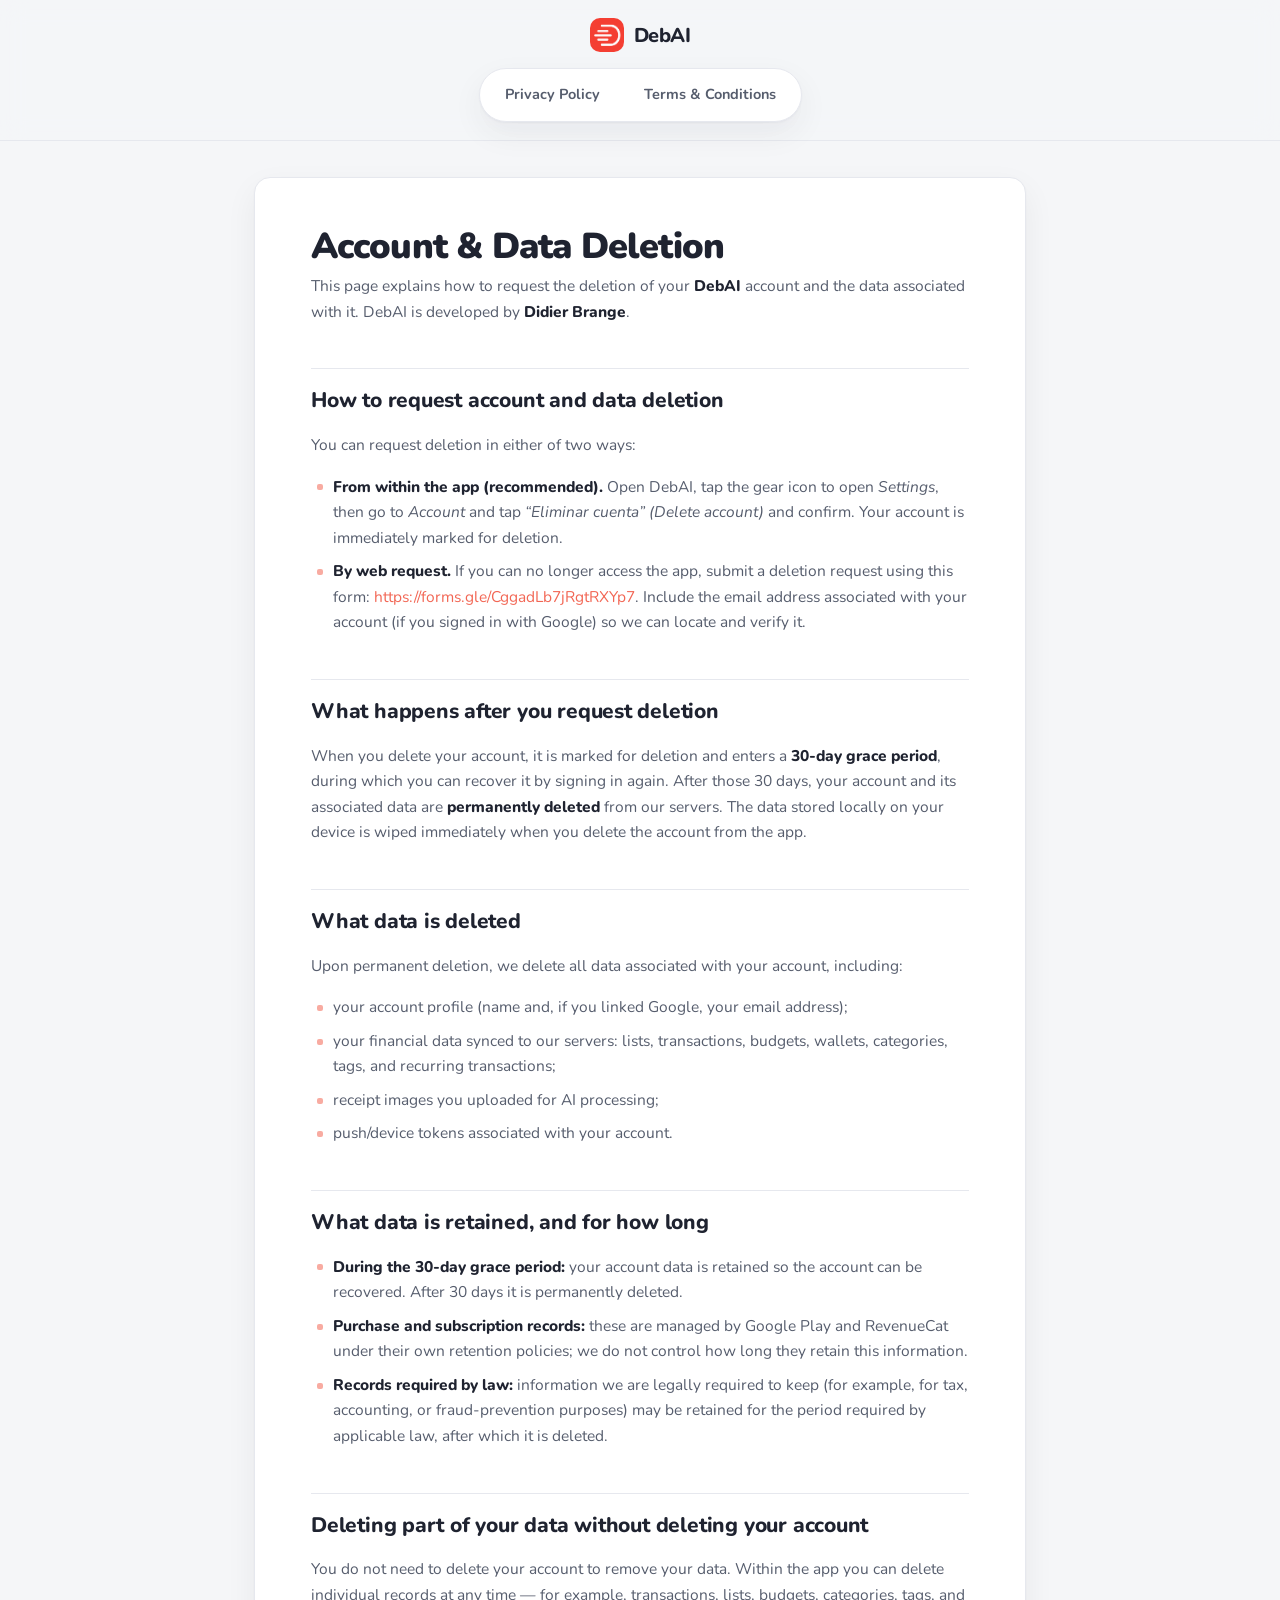
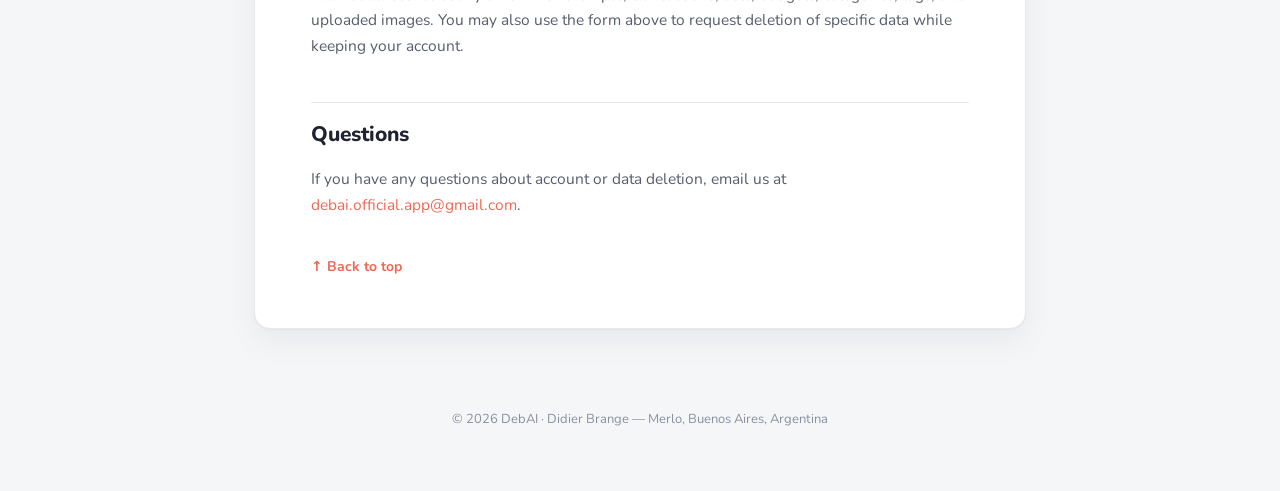
<file: eliminar-cuenta.html>
<!DOCTYPE html>
<html lang="en">
<head>
  <meta charset="UTF-8" />
  <meta name="viewport" content="width=device-width, initial-scale=1.0" />
  <title>DebAI — Account &amp; Data Deletion</title>
  <meta name="description" content="How to request deletion of your DebAI account and associated data, what is deleted, and what is retained." />
  <meta name="theme-color" content="#F26654" />
  <link rel="icon" href="assets/icon.webp" type="image/webp" />
  <link rel="stylesheet" href="assets/styles.css?v=3" />
</head>
<body>
  <header class="site-header">
    <div class="site-header__inner">
      <a class="brand" href="index.html">
        <img class="brand__mark" src="assets/icon.webp" alt="DebAI" width="34" height="34" />
        <span>DebAI</span>
      </a>
      <nav class="tabs" aria-label="Legal documents">
        <a class="tabs__link" href="index.html">Privacy Policy</a>
        <a class="tabs__link" href="terminos.html">Terms &amp; Conditions</a>
      </nav>
    </div>
  </header>

  <main class="page">
    <article class="doc">
      <h1 class="doc__title">Account &amp; Data Deletion</h1>
      <p>This page explains how to request the deletion of your <strong>DebAI</strong> account and the data associated with it. DebAI is developed by <strong>Didier Brange</strong>.</p>

      <h2 id="how">How to request account and data deletion</h2>
      <p>You can request deletion in either of two ways:</p>
      <ul>
        <li><strong>From within the app (recommended).</strong> Open DebAI, tap the gear icon to open <em>Settings</em>, then go to <em>Account</em> and tap <em>&ldquo;Eliminar cuenta&rdquo; (Delete account)</em> and confirm. Your account is immediately marked for deletion.</li>
        <li><strong>By web request.</strong> If you can no longer access the app, submit a deletion request using this form: <a href="https://forms.gle/CggadLb7jRgtRXYp7" target="_blank" rel="noopener">https://forms.gle/CggadLb7jRgtRXYp7</a>. Include the email address associated with your account (if you signed in with Google) so we can locate and verify it.</li>
      </ul>

      <h2 id="what-happens">What happens after you request deletion</h2>
      <p>When you delete your account, it is marked for deletion and enters a <strong>30-day grace period</strong>, during which you can recover it by signing in again. After those 30 days, your account and its associated data are <strong>permanently deleted</strong> from our servers. The data stored locally on your device is wiped immediately when you delete the account from the app.</p>

      <h2 id="deleted">What data is deleted</h2>
      <p>Upon permanent deletion, we delete all data associated with your account, including:</p>
      <ul>
        <li>your account profile (name and, if you linked Google, your email address);</li>
        <li>your financial data synced to our servers: lists, transactions, budgets, wallets, categories, tags, and recurring transactions;</li>
        <li>receipt images you uploaded for AI processing;</li>
        <li>push/device tokens associated with your account.</li>
      </ul>

      <h2 id="retained">What data is retained, and for how long</h2>
      <ul>
        <li><strong>During the 30-day grace period:</strong> your account data is retained so the account can be recovered. After 30 days it is permanently deleted.</li>
        <li><strong>Purchase and subscription records:</strong> these are managed by Google Play and RevenueCat under their own retention policies; we do not control how long they retain this information.</li>
        <li><strong>Records required by law:</strong> information we are legally required to keep (for example, for tax, accounting, or fraud-prevention purposes) may be retained for the period required by applicable law, after which it is deleted.</li>
      </ul>

      <h2 id="partial">Deleting part of your data without deleting your account</h2>
      <p>You do not need to delete your account to remove your data. Within the app you can delete individual records at any time — for example, transactions, lists, budgets, categories, tags, and uploaded images. You may also use the form above to request deletion of specific data while keeping your account.</p>

      <h2 id="contact">Questions</h2>
      <p>If you have any questions about account or data deletion, email us at <a href="mailto:debai.official.app@gmail.com">debai.official.app@gmail.com</a>.</p>

      <a class="back-to-top" href="#top">↑ Back to top</a>
    </article>
  </main>

  <footer class="site-footer">
    <p>© 2026 DebAI · Didier Brange — Merlo, Buenos Aires, Argentina</p>
  </footer>
</body>
</html>
</file>
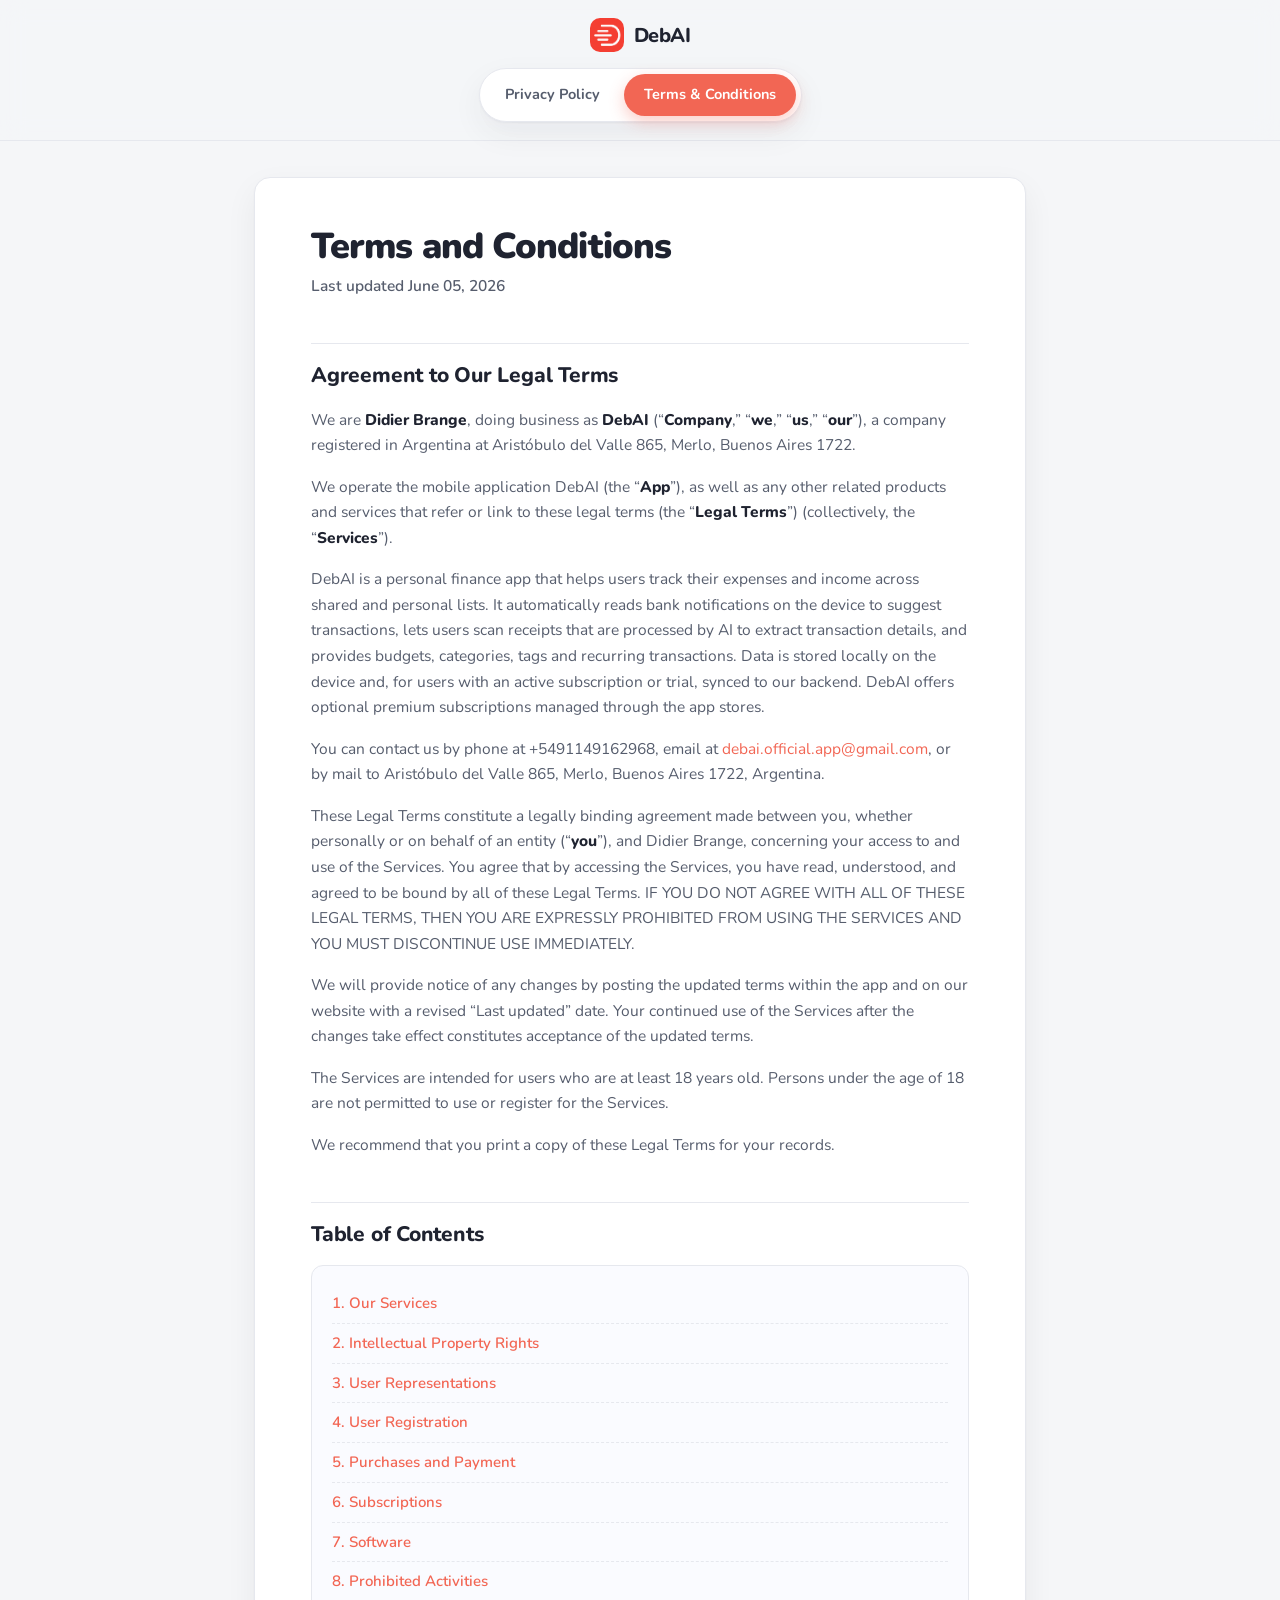
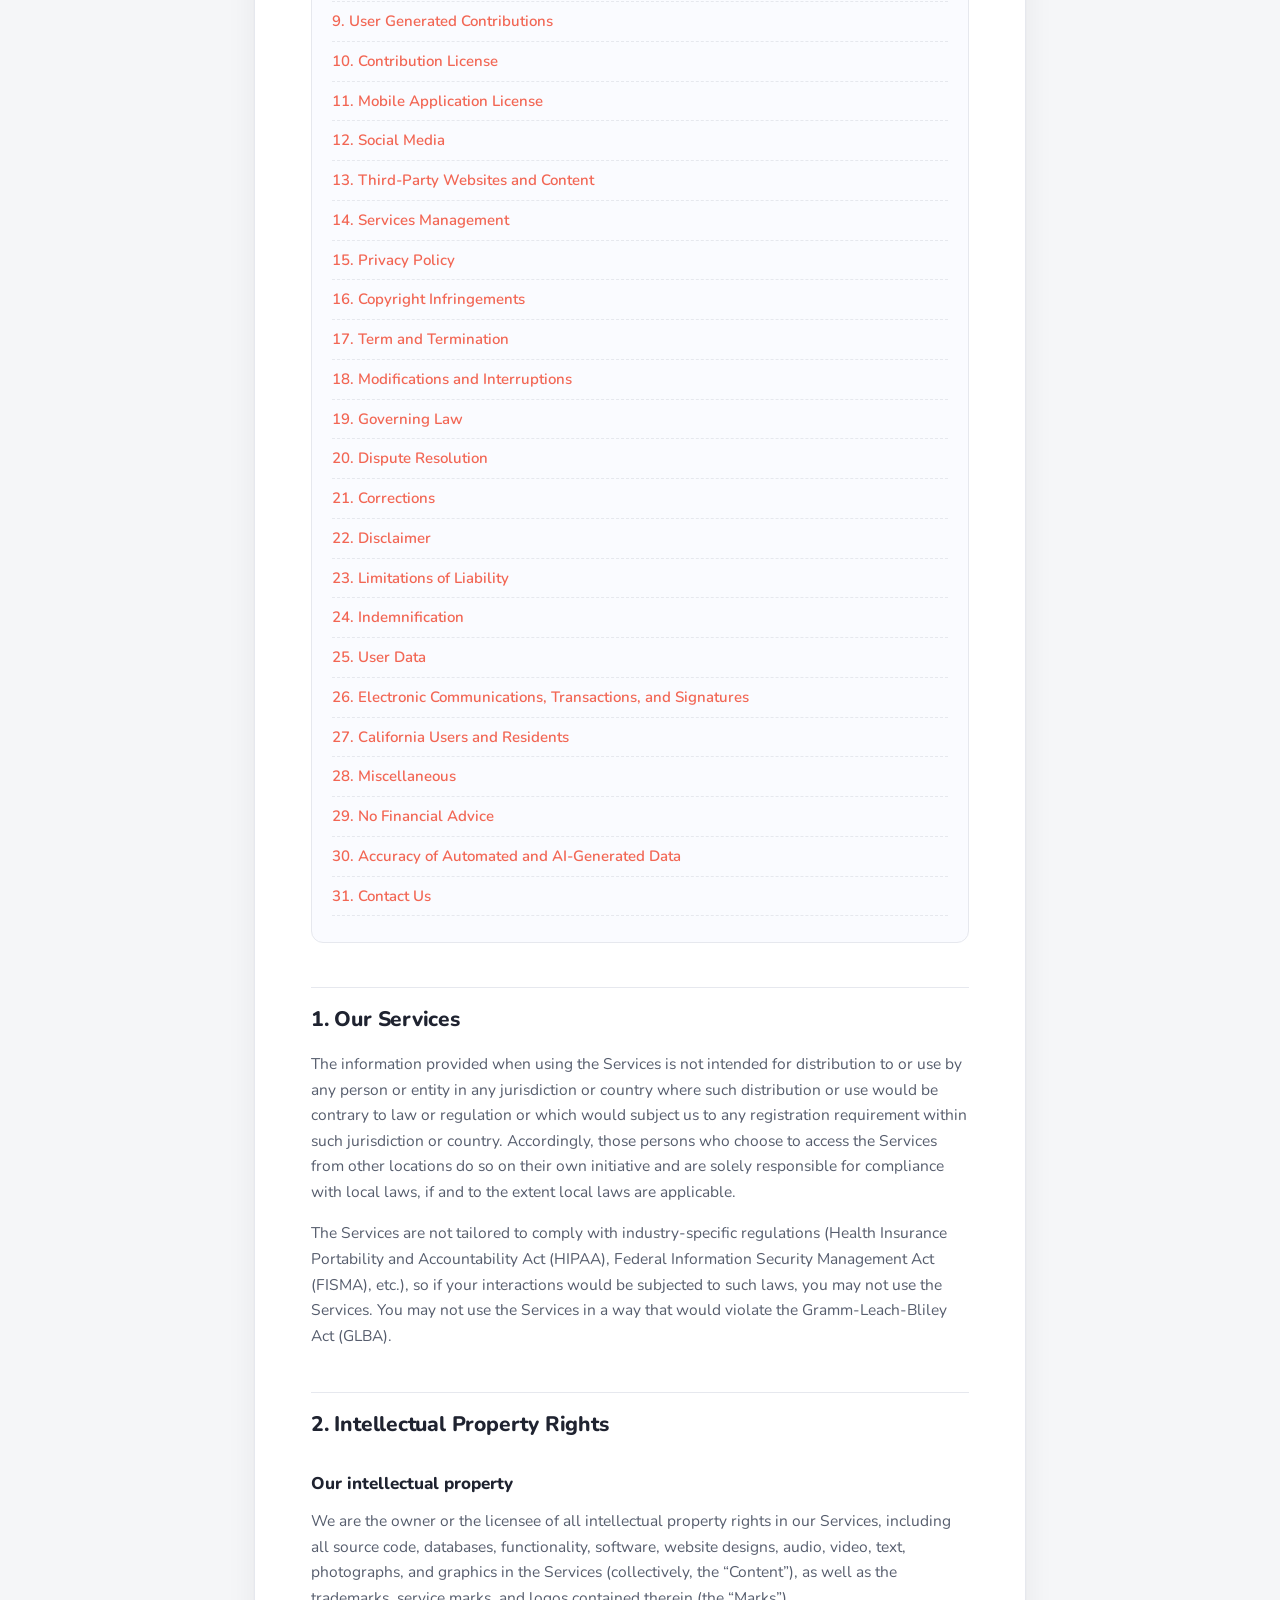
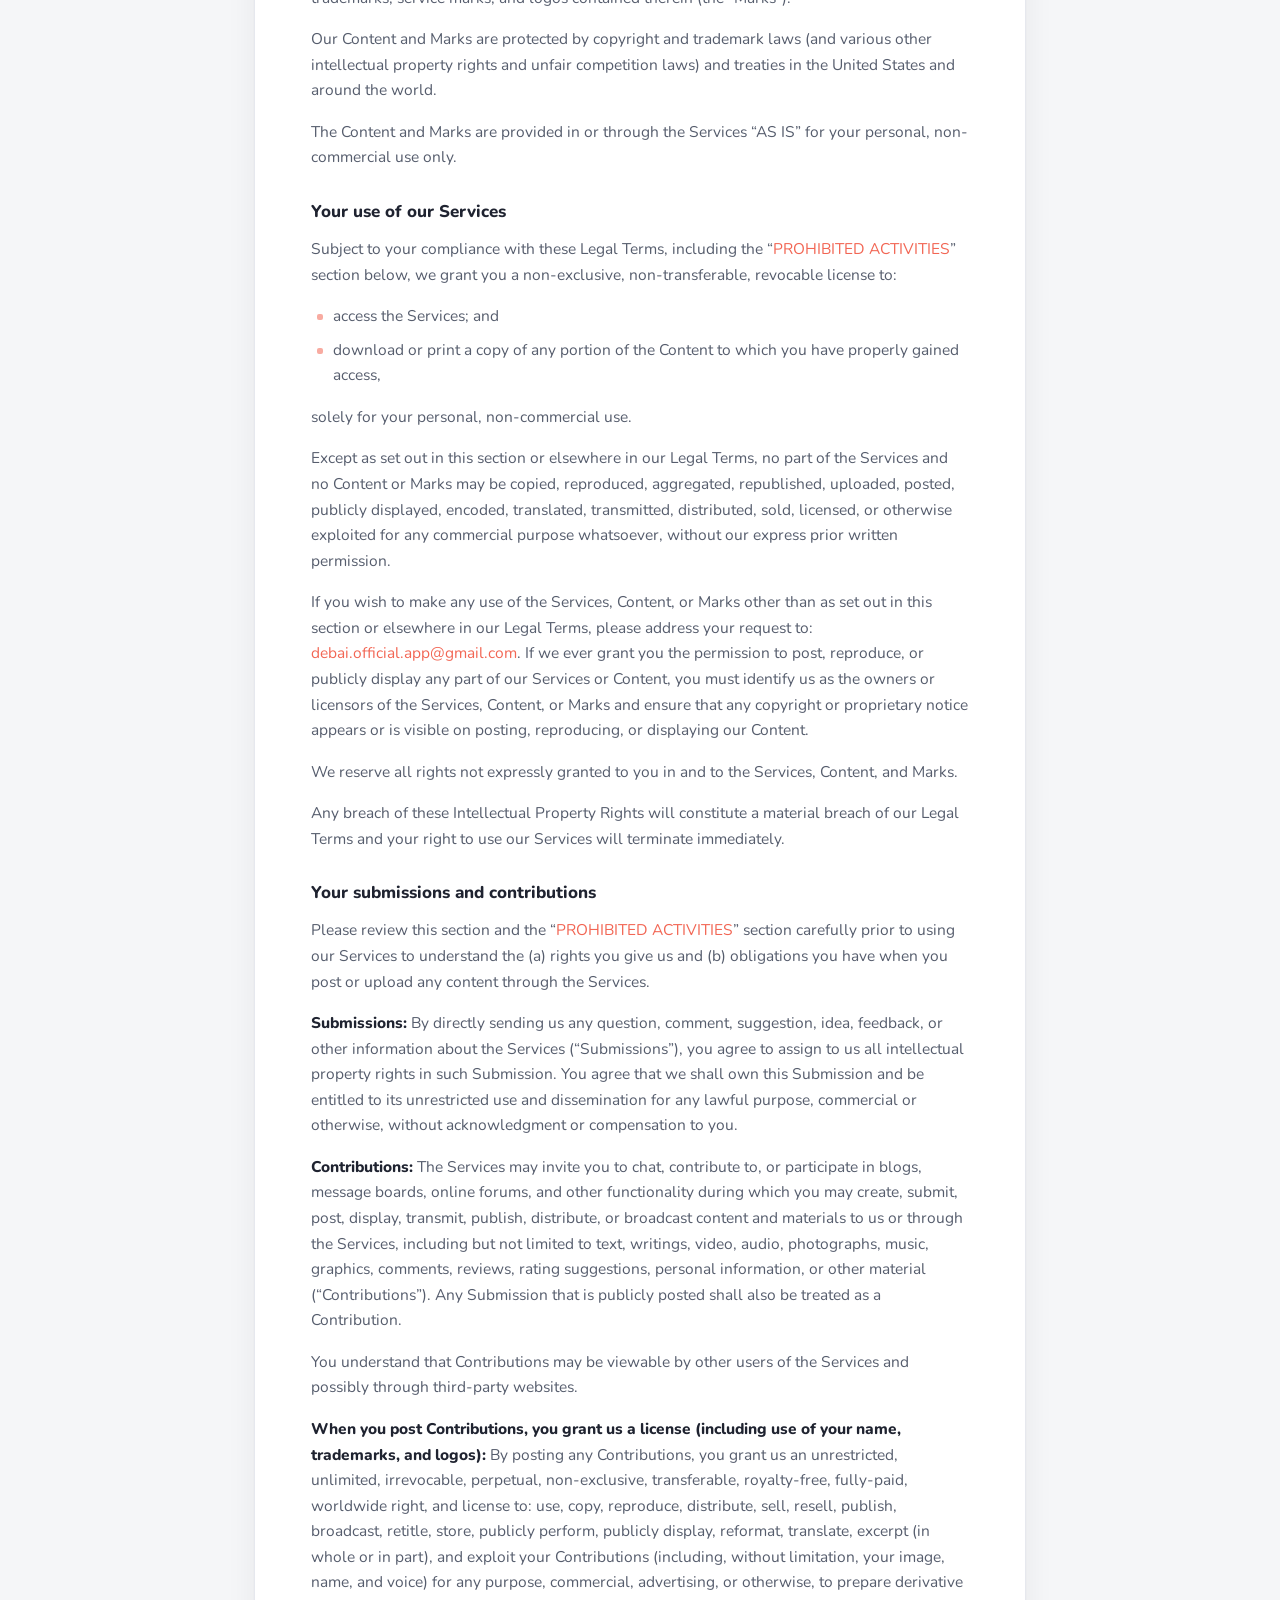
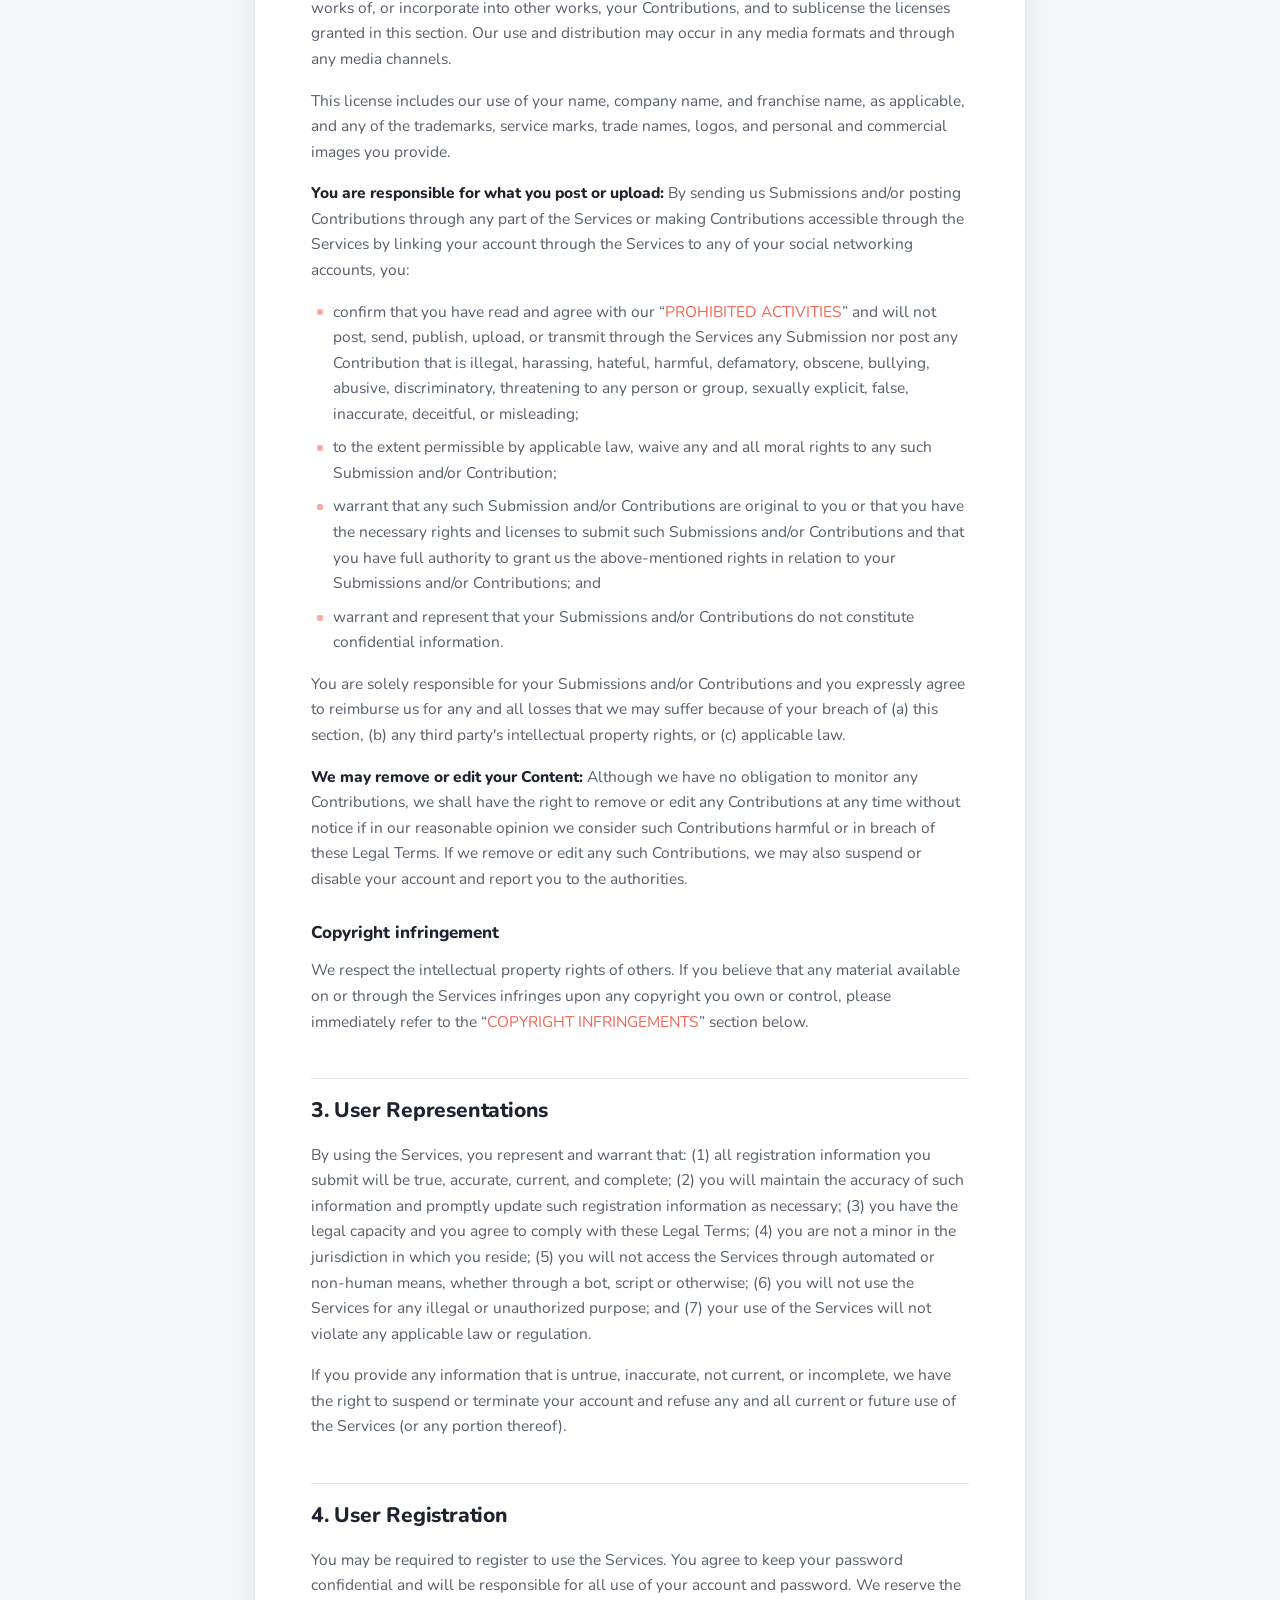
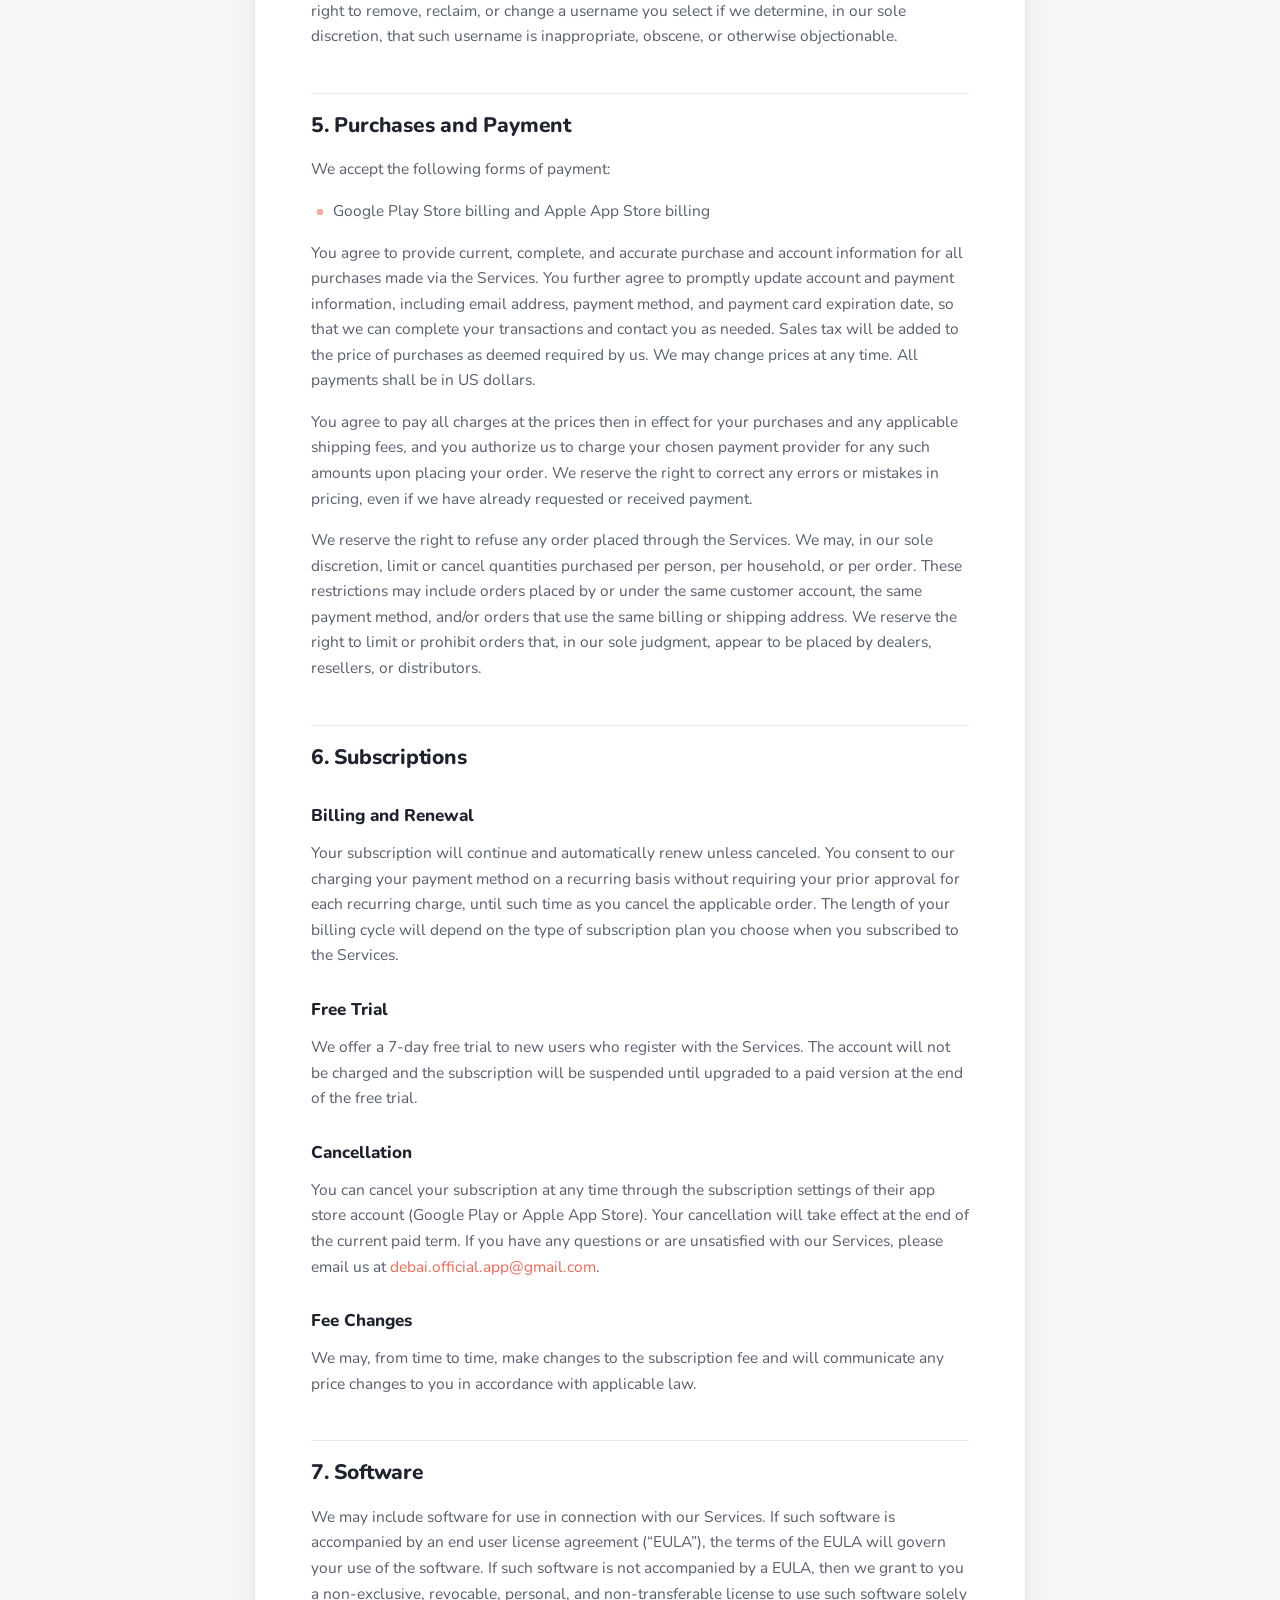
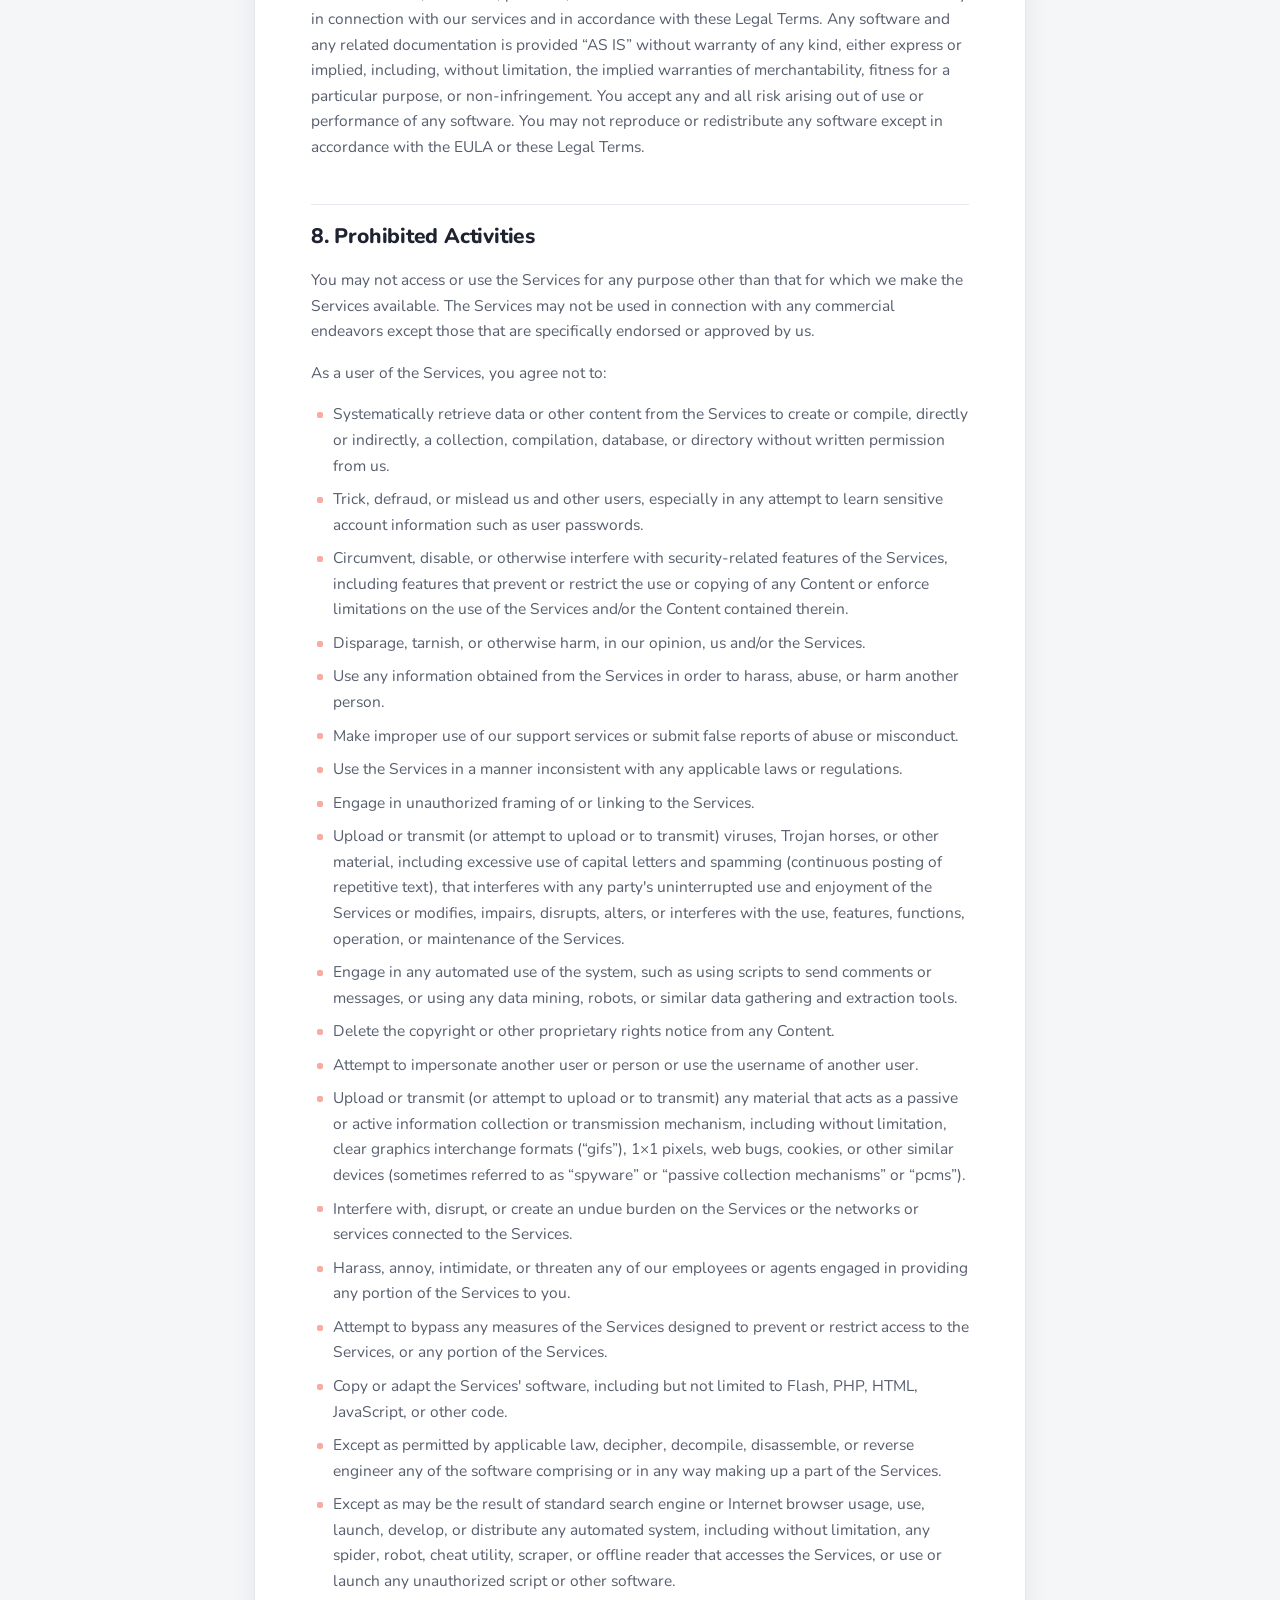
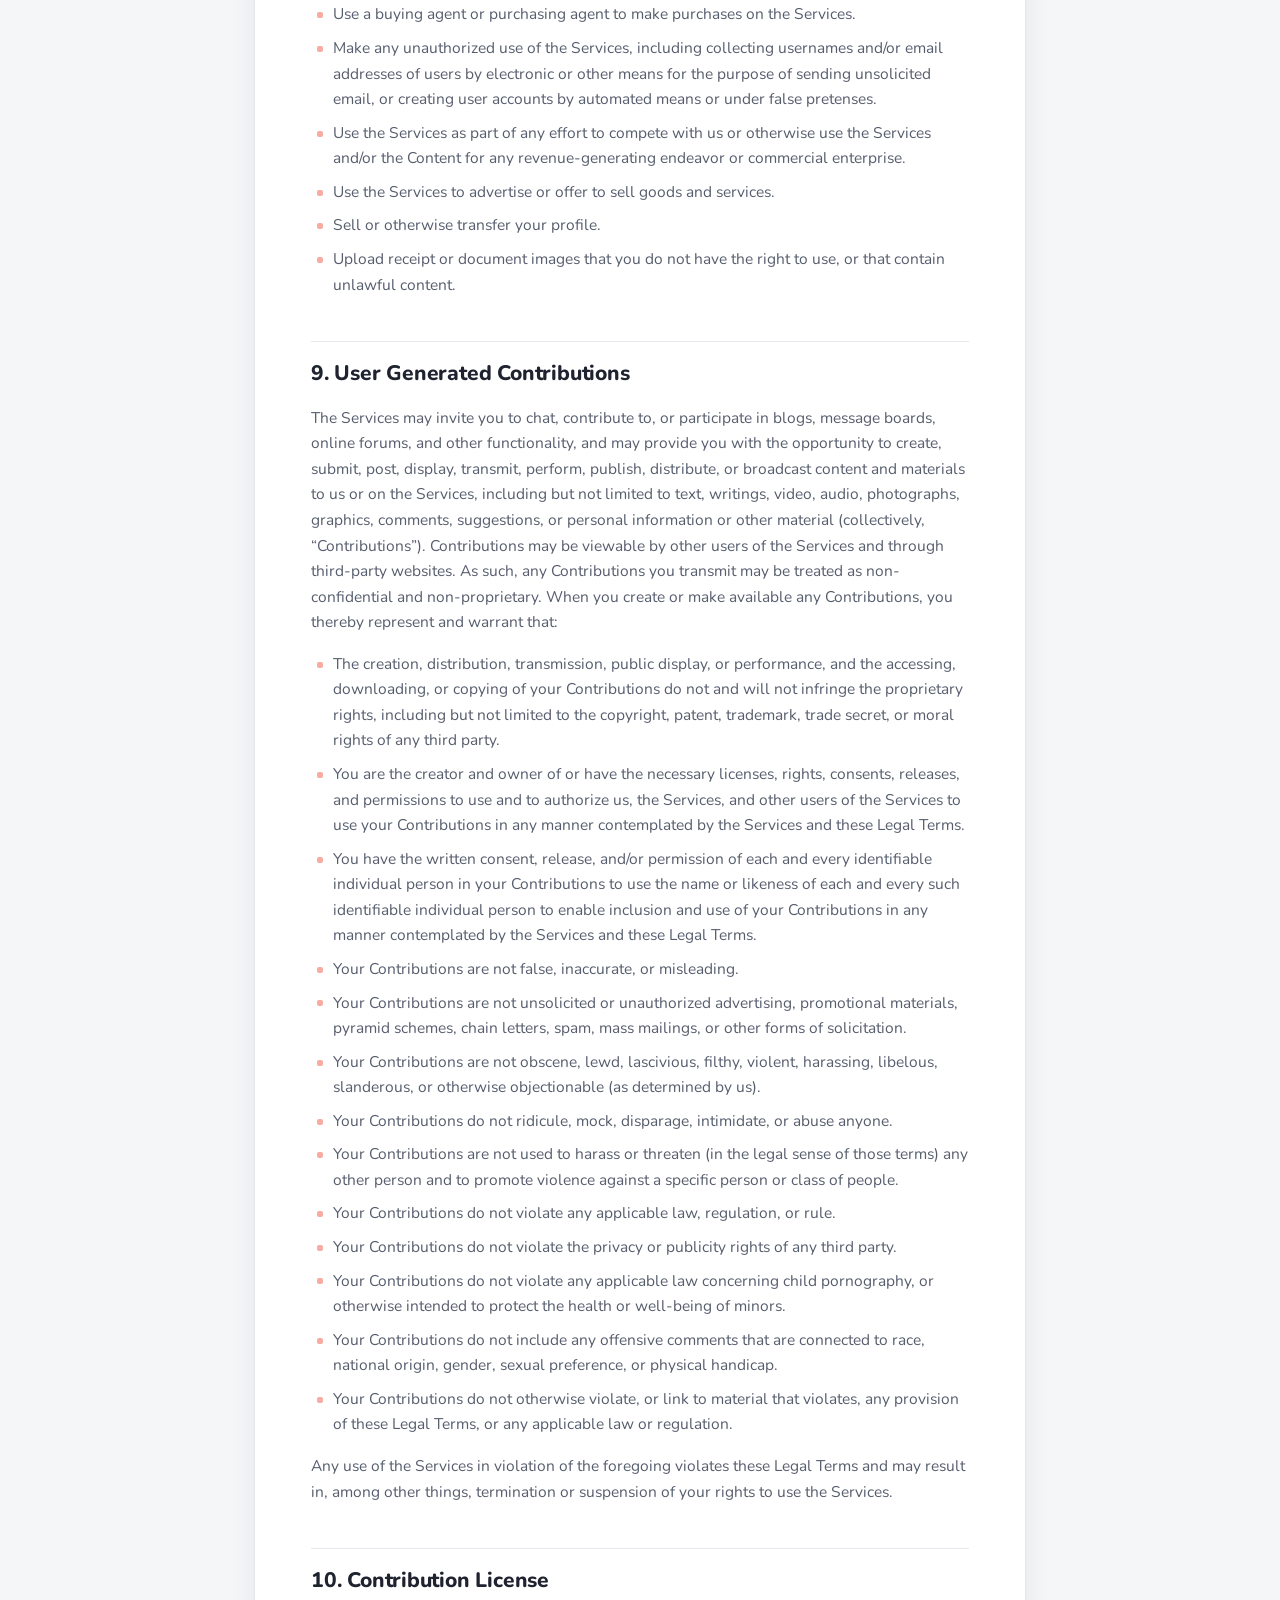
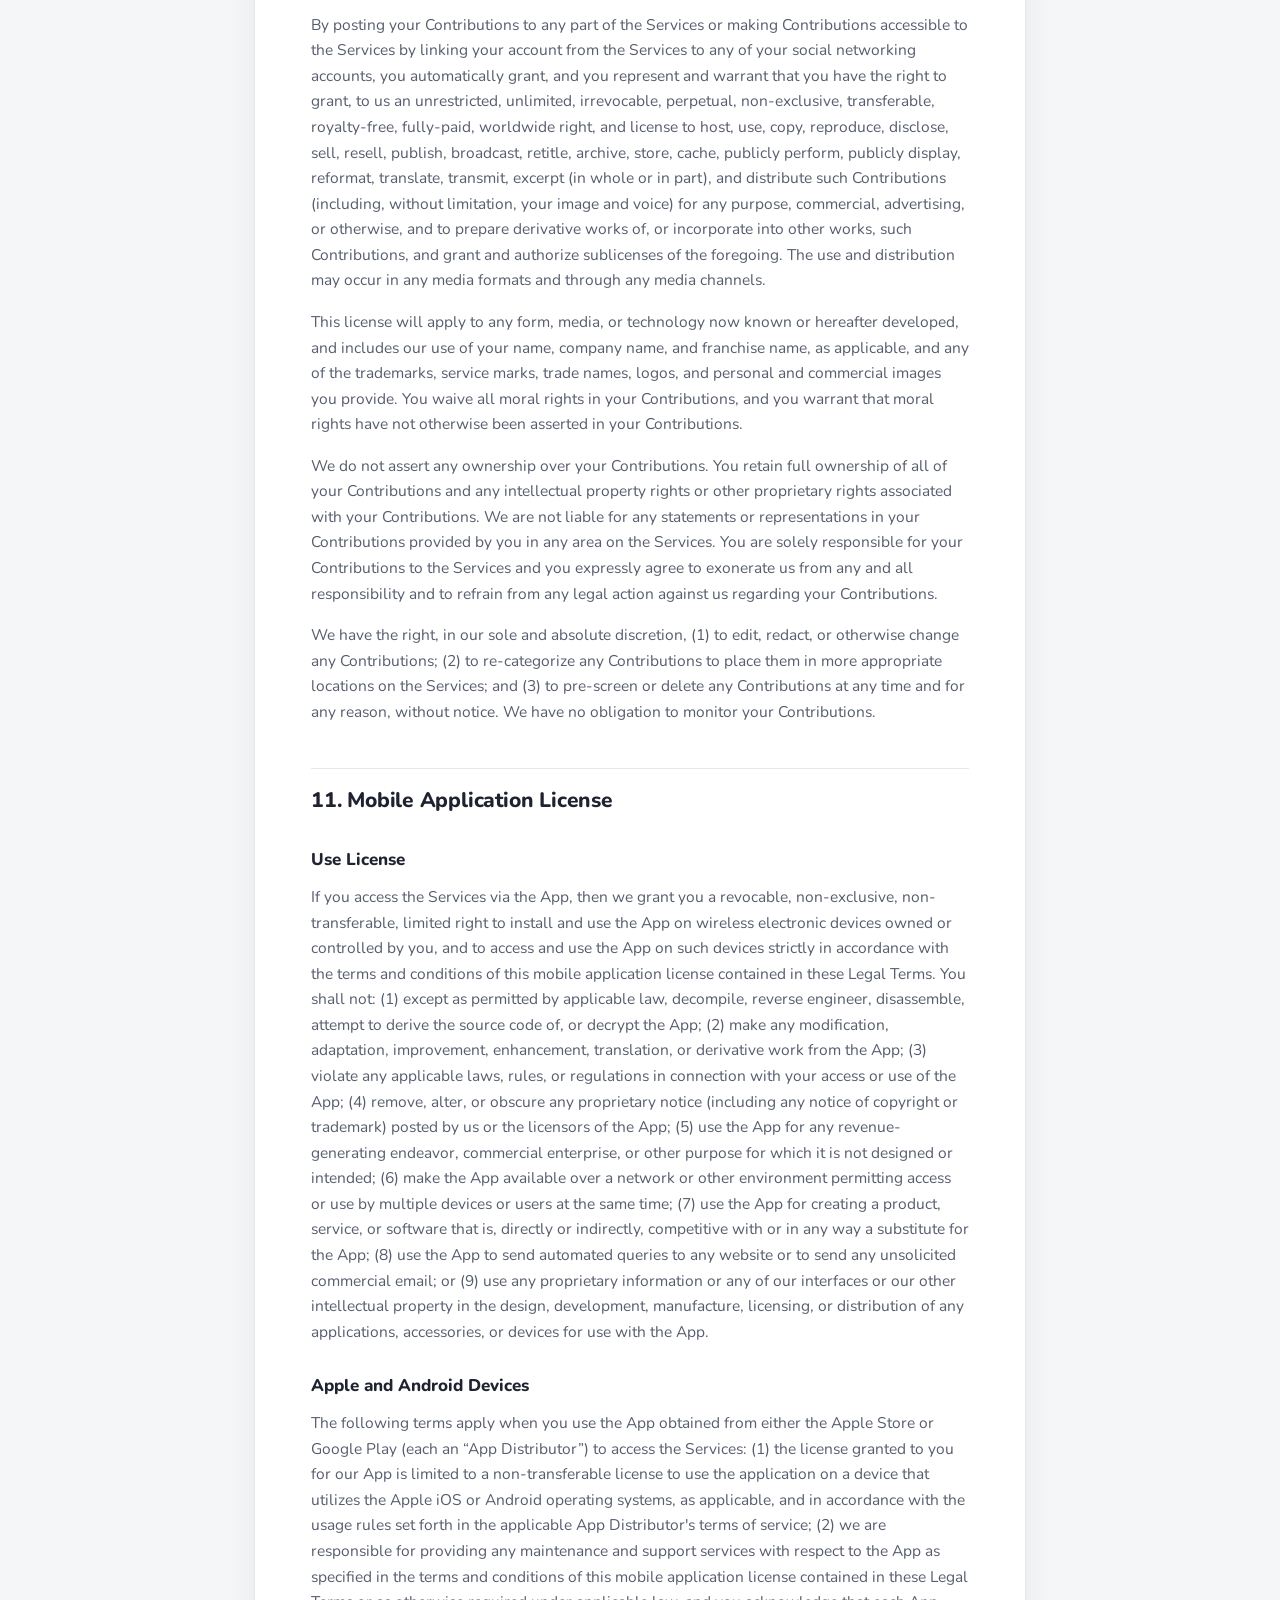
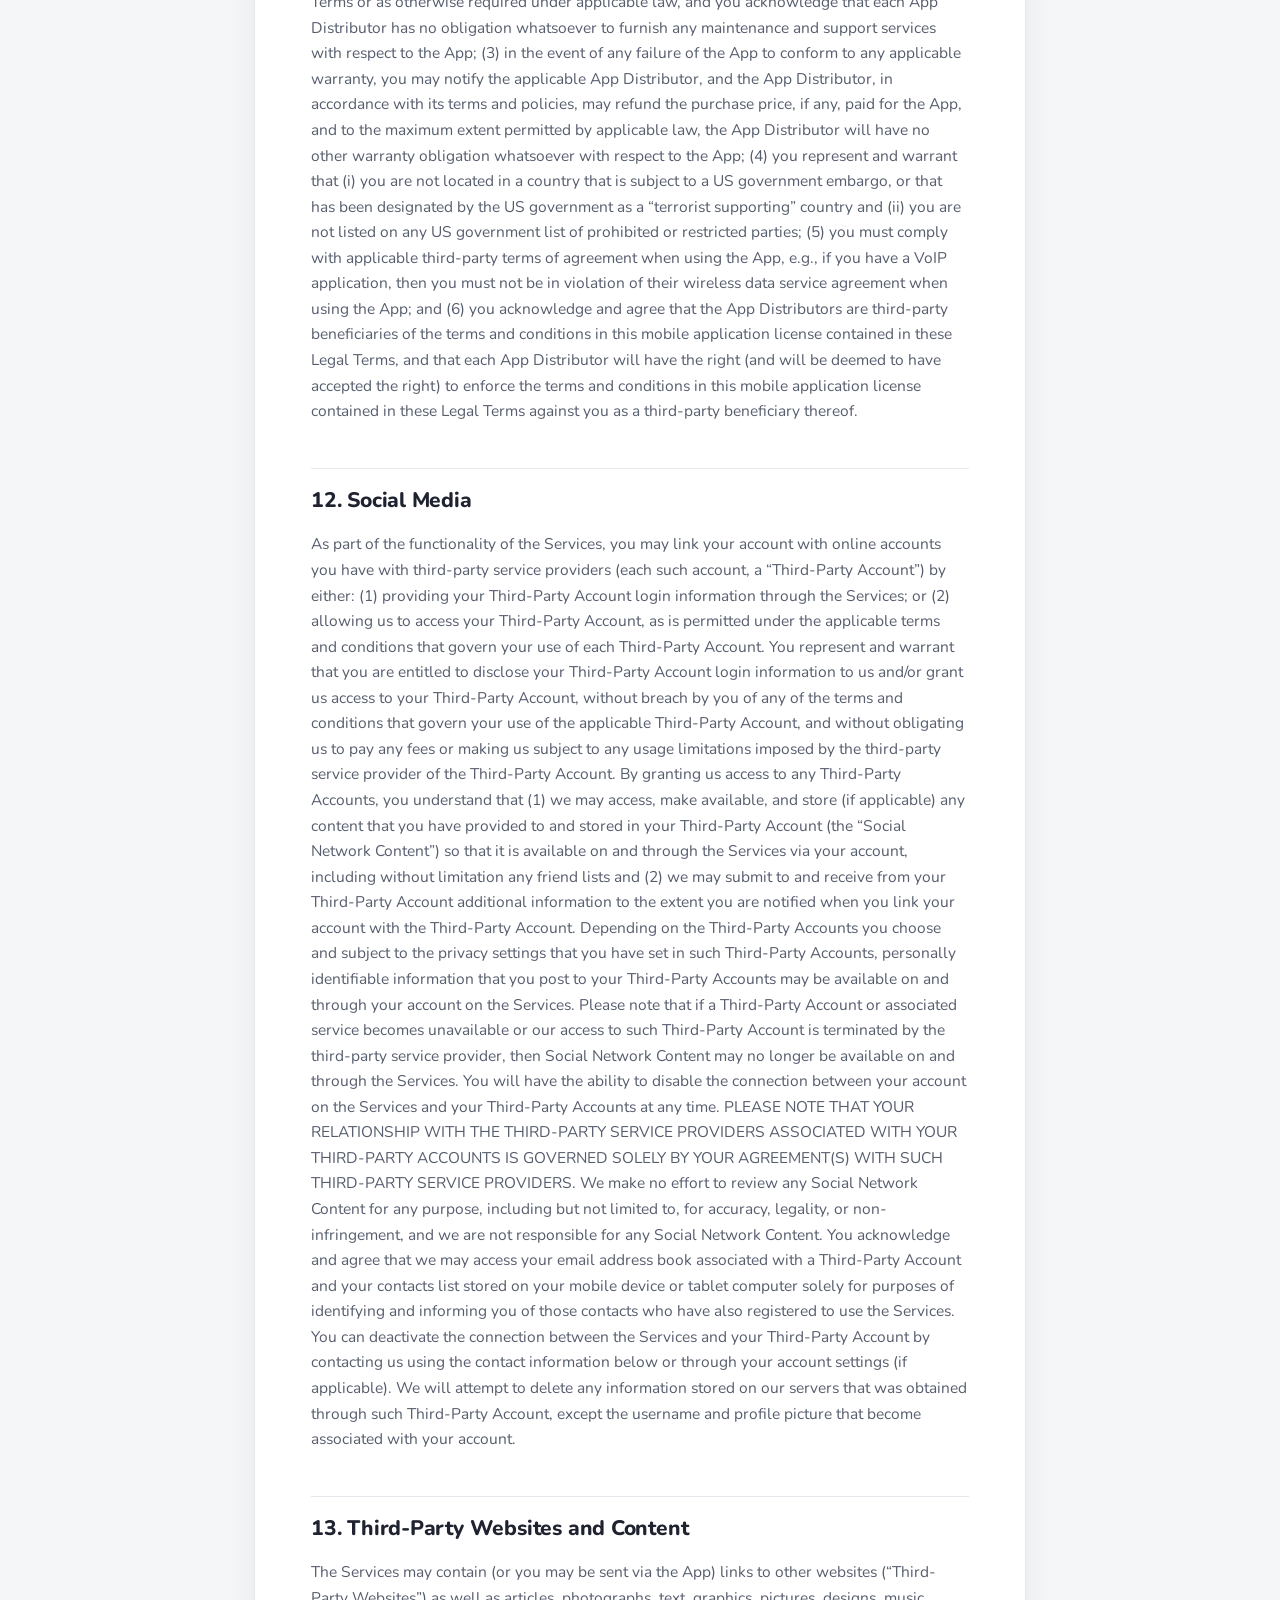
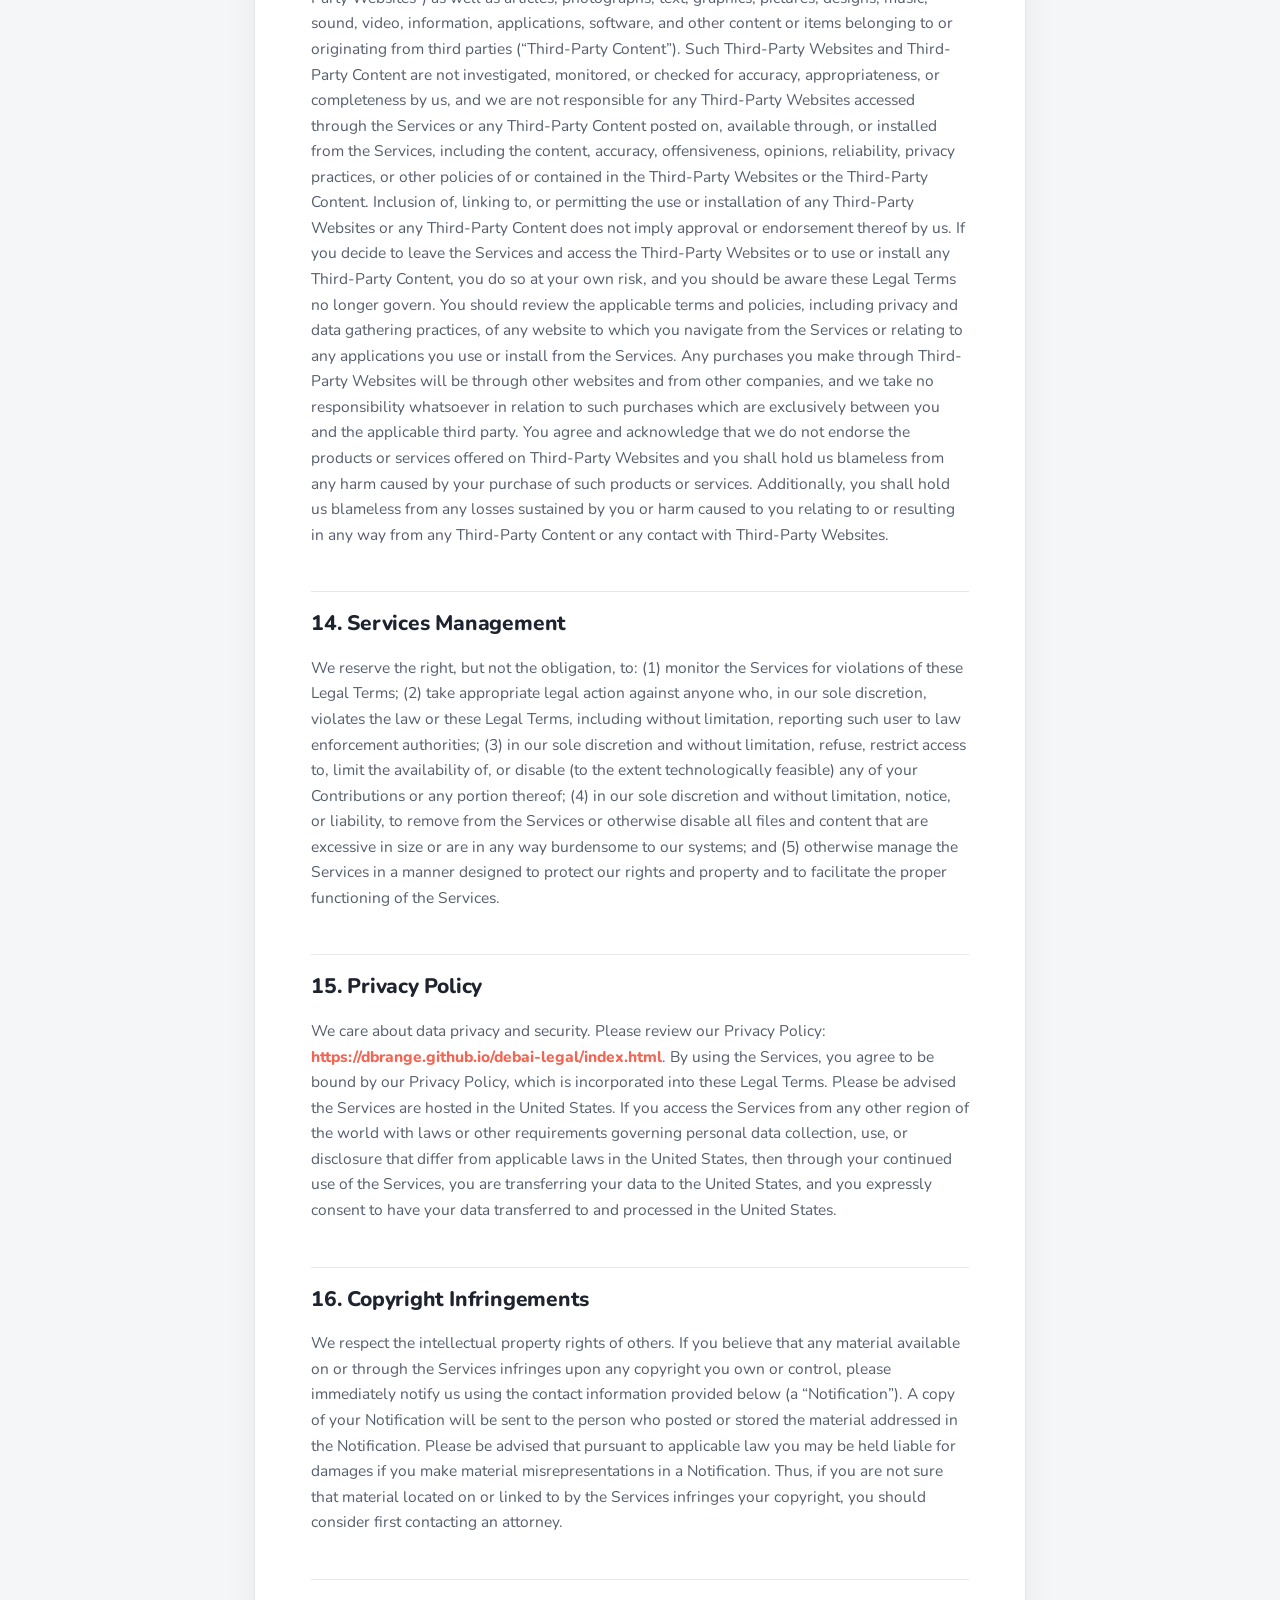
<file: terminos.html>
<!DOCTYPE html>
<html lang="en">
<head>
  <meta charset="UTF-8" />
  <meta name="viewport" content="width=device-width, initial-scale=1.0" />
  <title>DebAI — Terms and Conditions</title>
  <meta name="description" content="DebAI Terms and Conditions — the legal terms governing your use of the DebAI app and services." />
  <meta name="theme-color" content="#F26654" />
  <link rel="icon" href="assets/icon.webp" type="image/webp" />
  <link rel="stylesheet" href="assets/styles.css?v=3" />
</head>
<body>
  <header class="site-header">
    <div class="site-header__inner">
      <a class="brand" href="index.html">
        <img class="brand__mark" src="assets/icon.webp" alt="DebAI" width="34" height="34" />
        <span>DebAI</span>
      </a>
      <nav class="tabs" aria-label="Legal documents">
        <a class="tabs__link" href="index.html">Privacy Policy</a>
        <a class="tabs__link is-active" href="terminos.html" aria-current="page">Terms &amp; Conditions</a>
      </nav>
    </div>
  </header>

  <main class="page">
    <article class="doc">
      <h1 class="doc__title">Terms and Conditions</h1>
      <p class="doc__updated">Last updated June 05, 2026</p>

      <h2 id="agreement">Agreement to Our Legal Terms</h2>
      <p>We are <strong>Didier Brange</strong>, doing business as <strong>DebAI</strong> (&ldquo;<strong>Company</strong>,&rdquo; &ldquo;<strong>we</strong>,&rdquo; &ldquo;<strong>us</strong>,&rdquo; &ldquo;<strong>our</strong>&rdquo;), a company registered in Argentina at Aristóbulo del Valle 865, Merlo, Buenos Aires 1722.</p>
      <p>We operate the mobile application DebAI (the &ldquo;<strong>App</strong>&rdquo;), as well as any other related products and services that refer or link to these legal terms (the &ldquo;<strong>Legal Terms</strong>&rdquo;) (collectively, the &ldquo;<strong>Services</strong>&rdquo;).</p>
      <p>DebAI is a personal finance app that helps users track their expenses and income across shared and personal lists. It automatically reads bank notifications on the device to suggest transactions, lets users scan receipts that are processed by AI to extract transaction details, and provides budgets, categories, tags and recurring transactions. Data is stored locally on the device and, for users with an active subscription or trial, synced to our backend. DebAI offers optional premium subscriptions managed through the app stores.</p>
      <p>You can contact us by phone at +5491149162968, email at <a href="mailto:debai.official.app@gmail.com">debai.official.app@gmail.com</a>, or by mail to Aristóbulo del Valle 865, Merlo, Buenos Aires 1722, Argentina.</p>
      <p>These Legal Terms constitute a legally binding agreement made between you, whether personally or on behalf of an entity (&ldquo;<strong>you</strong>&rdquo;), and Didier Brange, concerning your access to and use of the Services. You agree that by accessing the Services, you have read, understood, and agreed to be bound by all of these Legal Terms. IF YOU DO NOT AGREE WITH ALL OF THESE LEGAL TERMS, THEN YOU ARE EXPRESSLY PROHIBITED FROM USING THE SERVICES AND YOU MUST DISCONTINUE USE IMMEDIATELY.</p>
      <p>We will provide notice of any changes by posting the updated terms within the app and on our website with a revised &ldquo;Last updated&rdquo; date. Your continued use of the Services after the changes take effect constitutes acceptance of the updated terms.</p>
      <p>The Services are intended for users who are at least 18 years old. Persons under the age of 18 are not permitted to use or register for the Services.</p>
      <p>We recommend that you print a copy of these Legal Terms for your records.</p>

      <h2 id="toc">Table of Contents</h2>
      <div class="intro-note">
        <ol class="toc">
          <li><a href="#services">1. Our Services</a></li>
          <li><a href="#ip">2. Intellectual Property Rights</a></li>
          <li><a href="#userreps">3. User Representations</a></li>
          <li><a href="#userreg">4. User Registration</a></li>
          <li><a href="#purchases">5. Purchases and Payment</a></li>
          <li><a href="#subscriptions">6. Subscriptions</a></li>
          <li><a href="#software">7. Software</a></li>
          <li><a href="#prohibited">8. Prohibited Activities</a></li>
          <li><a href="#ugc">9. User Generated Contributions</a></li>
          <li><a href="#license">10. Contribution License</a></li>
          <li><a href="#mobile">11. Mobile Application License</a></li>
          <li><a href="#socialmedia">12. Social Media</a></li>
          <li><a href="#thirdparty">13. Third-Party Websites and Content</a></li>
          <li><a href="#sitemanage">14. Services Management</a></li>
          <li><a href="#ppyes">15. Privacy Policy</a></li>
          <li><a href="#copyrightyes">16. Copyright Infringements</a></li>
          <li><a href="#terms">17. Term and Termination</a></li>
          <li><a href="#modifications">18. Modifications and Interruptions</a></li>
          <li><a href="#law">19. Governing Law</a></li>
          <li><a href="#disputes">20. Dispute Resolution</a></li>
          <li><a href="#corrections">21. Corrections</a></li>
          <li><a href="#disclaimer">22. Disclaimer</a></li>
          <li><a href="#liability">23. Limitations of Liability</a></li>
          <li><a href="#indemnification">24. Indemnification</a></li>
          <li><a href="#userdata">25. User Data</a></li>
          <li><a href="#electronic">26. Electronic Communications, Transactions, and Signatures</a></li>
          <li><a href="#california">27. California Users and Residents</a></li>
          <li><a href="#misc">28. Miscellaneous</a></li>
          <li><a href="#addclause">29. No Financial Advice</a></li>
          <li><a href="#addclauseb">30. Accuracy of Automated and AI-Generated Data</a></li>
          <li><a href="#contact">31. Contact Us</a></li>
        </ol>
      </div>

      <h2 id="services">1. Our Services</h2>
      <p>The information provided when using the Services is not intended for distribution to or use by any person or entity in any jurisdiction or country where such distribution or use would be contrary to law or regulation or which would subject us to any registration requirement within such jurisdiction or country. Accordingly, those persons who choose to access the Services from other locations do so on their own initiative and are solely responsible for compliance with local laws, if and to the extent local laws are applicable.</p>
      <p>The Services are not tailored to comply with industry-specific regulations (Health Insurance Portability and Accountability Act (HIPAA), Federal Information Security Management Act (FISMA), etc.), so if your interactions would be subjected to such laws, you may not use the Services. You may not use the Services in a way that would violate the Gramm-Leach-Bliley Act (GLBA).</p>

      <h2 id="ip">2. Intellectual Property Rights</h2>
      <h3>Our intellectual property</h3>
      <p>We are the owner or the licensee of all intellectual property rights in our Services, including all source code, databases, functionality, software, website designs, audio, video, text, photographs, and graphics in the Services (collectively, the &ldquo;Content&rdquo;), as well as the trademarks, service marks, and logos contained therein (the &ldquo;Marks&rdquo;).</p>
      <p>Our Content and Marks are protected by copyright and trademark laws (and various other intellectual property rights and unfair competition laws) and treaties in the United States and around the world.</p>
      <p>The Content and Marks are provided in or through the Services &ldquo;AS IS&rdquo; for your personal, non-commercial use only.</p>
      <h3>Your use of our Services</h3>
      <p>Subject to your compliance with these Legal Terms, including the &ldquo;<a href="#prohibited">PROHIBITED ACTIVITIES</a>&rdquo; section below, we grant you a non-exclusive, non-transferable, revocable license to:</p>
      <ul>
        <li>access the Services; and</li>
        <li>download or print a copy of any portion of the Content to which you have properly gained access,</li>
      </ul>
      <p>solely for your personal, non-commercial use.</p>
      <p>Except as set out in this section or elsewhere in our Legal Terms, no part of the Services and no Content or Marks may be copied, reproduced, aggregated, republished, uploaded, posted, publicly displayed, encoded, translated, transmitted, distributed, sold, licensed, or otherwise exploited for any commercial purpose whatsoever, without our express prior written permission.</p>
      <p>If you wish to make any use of the Services, Content, or Marks other than as set out in this section or elsewhere in our Legal Terms, please address your request to: <a href="mailto:debai.official.app@gmail.com">debai.official.app@gmail.com</a>. If we ever grant you the permission to post, reproduce, or publicly display any part of our Services or Content, you must identify us as the owners or licensors of the Services, Content, or Marks and ensure that any copyright or proprietary notice appears or is visible on posting, reproducing, or displaying our Content.</p>
      <p>We reserve all rights not expressly granted to you in and to the Services, Content, and Marks.</p>
      <p>Any breach of these Intellectual Property Rights will constitute a material breach of our Legal Terms and your right to use our Services will terminate immediately.</p>
      <h3>Your submissions and contributions</h3>
      <p>Please review this section and the &ldquo;<a href="#prohibited">PROHIBITED ACTIVITIES</a>&rdquo; section carefully prior to using our Services to understand the (a) rights you give us and (b) obligations you have when you post or upload any content through the Services.</p>
      <p><strong>Submissions:</strong> By directly sending us any question, comment, suggestion, idea, feedback, or other information about the Services (&ldquo;Submissions&rdquo;), you agree to assign to us all intellectual property rights in such Submission. You agree that we shall own this Submission and be entitled to its unrestricted use and dissemination for any lawful purpose, commercial or otherwise, without acknowledgment or compensation to you.</p>
      <p><strong>Contributions:</strong> The Services may invite you to chat, contribute to, or participate in blogs, message boards, online forums, and other functionality during which you may create, submit, post, display, transmit, publish, distribute, or broadcast content and materials to us or through the Services, including but not limited to text, writings, video, audio, photographs, music, graphics, comments, reviews, rating suggestions, personal information, or other material (&ldquo;Contributions&rdquo;). Any Submission that is publicly posted shall also be treated as a Contribution.</p>
      <p>You understand that Contributions may be viewable by other users of the Services and possibly through third-party websites.</p>
      <p><strong>When you post Contributions, you grant us a license (including use of your name, trademarks, and logos):</strong> By posting any Contributions, you grant us an unrestricted, unlimited, irrevocable, perpetual, non-exclusive, transferable, royalty-free, fully-paid, worldwide right, and license to: use, copy, reproduce, distribute, sell, resell, publish, broadcast, retitle, store, publicly perform, publicly display, reformat, translate, excerpt (in whole or in part), and exploit your Contributions (including, without limitation, your image, name, and voice) for any purpose, commercial, advertising, or otherwise, to prepare derivative works of, or incorporate into other works, your Contributions, and to sublicense the licenses granted in this section. Our use and distribution may occur in any media formats and through any media channels.</p>
      <p>This license includes our use of your name, company name, and franchise name, as applicable, and any of the trademarks, service marks, trade names, logos, and personal and commercial images you provide.</p>
      <p><strong>You are responsible for what you post or upload:</strong> By sending us Submissions and/or posting Contributions through any part of the Services or making Contributions accessible through the Services by linking your account through the Services to any of your social networking accounts, you:</p>
      <ul>
        <li>confirm that you have read and agree with our &ldquo;<a href="#prohibited">PROHIBITED ACTIVITIES</a>&rdquo; and will not post, send, publish, upload, or transmit through the Services any Submission nor post any Contribution that is illegal, harassing, hateful, harmful, defamatory, obscene, bullying, abusive, discriminatory, threatening to any person or group, sexually explicit, false, inaccurate, deceitful, or misleading;</li>
        <li>to the extent permissible by applicable law, waive any and all moral rights to any such Submission and/or Contribution;</li>
        <li>warrant that any such Submission and/or Contributions are original to you or that you have the necessary rights and licenses to submit such Submissions and/or Contributions and that you have full authority to grant us the above-mentioned rights in relation to your Submissions and/or Contributions; and</li>
        <li>warrant and represent that your Submissions and/or Contributions do not constitute confidential information.</li>
      </ul>
      <p>You are solely responsible for your Submissions and/or Contributions and you expressly agree to reimburse us for any and all losses that we may suffer because of your breach of (a) this section, (b) any third party's intellectual property rights, or (c) applicable law.</p>
      <p><strong>We may remove or edit your Content:</strong> Although we have no obligation to monitor any Contributions, we shall have the right to remove or edit any Contributions at any time without notice if in our reasonable opinion we consider such Contributions harmful or in breach of these Legal Terms. If we remove or edit any such Contributions, we may also suspend or disable your account and report you to the authorities.</p>
      <h3>Copyright infringement</h3>
      <p>We respect the intellectual property rights of others. If you believe that any material available on or through the Services infringes upon any copyright you own or control, please immediately refer to the &ldquo;<a href="#copyrightyes">COPYRIGHT INFRINGEMENTS</a>&rdquo; section below.</p>

      <h2 id="userreps">3. User Representations</h2>
      <p>By using the Services, you represent and warrant that: (1) all registration information you submit will be true, accurate, current, and complete; (2) you will maintain the accuracy of such information and promptly update such registration information as necessary; (3) you have the legal capacity and you agree to comply with these Legal Terms; (4) you are not a minor in the jurisdiction in which you reside; (5) you will not access the Services through automated or non-human means, whether through a bot, script or otherwise; (6) you will not use the Services for any illegal or unauthorized purpose; and (7) your use of the Services will not violate any applicable law or regulation.</p>
      <p>If you provide any information that is untrue, inaccurate, not current, or incomplete, we have the right to suspend or terminate your account and refuse any and all current or future use of the Services (or any portion thereof).</p>

      <h2 id="userreg">4. User Registration</h2>
      <p>You may be required to register to use the Services. You agree to keep your password confidential and will be responsible for all use of your account and password. We reserve the right to remove, reclaim, or change a username you select if we determine, in our sole discretion, that such username is inappropriate, obscene, or otherwise objectionable.</p>

      <h2 id="purchases">5. Purchases and Payment</h2>
      <p>We accept the following forms of payment:</p>
      <ul>
        <li>Google Play Store billing and Apple App Store billing</li>
      </ul>
      <p>You agree to provide current, complete, and accurate purchase and account information for all purchases made via the Services. You further agree to promptly update account and payment information, including email address, payment method, and payment card expiration date, so that we can complete your transactions and contact you as needed. Sales tax will be added to the price of purchases as deemed required by us. We may change prices at any time. All payments shall be in US dollars.</p>
      <p>You agree to pay all charges at the prices then in effect for your purchases and any applicable shipping fees, and you authorize us to charge your chosen payment provider for any such amounts upon placing your order. We reserve the right to correct any errors or mistakes in pricing, even if we have already requested or received payment.</p>
      <p>We reserve the right to refuse any order placed through the Services. We may, in our sole discretion, limit or cancel quantities purchased per person, per household, or per order. These restrictions may include orders placed by or under the same customer account, the same payment method, and/or orders that use the same billing or shipping address. We reserve the right to limit or prohibit orders that, in our sole judgment, appear to be placed by dealers, resellers, or distributors.</p>

      <h2 id="subscriptions">6. Subscriptions</h2>
      <h3>Billing and Renewal</h3>
      <p>Your subscription will continue and automatically renew unless canceled. You consent to our charging your payment method on a recurring basis without requiring your prior approval for each recurring charge, until such time as you cancel the applicable order. The length of your billing cycle will depend on the type of subscription plan you choose when you subscribed to the Services.</p>
      <h3>Free Trial</h3>
      <p>We offer a 7-day free trial to new users who register with the Services. The account will not be charged and the subscription will be suspended until upgraded to a paid version at the end of the free trial.</p>
      <h3>Cancellation</h3>
      <p>You can cancel your subscription at any time through the subscription settings of their app store account (Google Play or Apple App Store). Your cancellation will take effect at the end of the current paid term. If you have any questions or are unsatisfied with our Services, please email us at <a href="mailto:debai.official.app@gmail.com">debai.official.app@gmail.com</a>.</p>
      <h3>Fee Changes</h3>
      <p>We may, from time to time, make changes to the subscription fee and will communicate any price changes to you in accordance with applicable law.</p>

      <h2 id="software">7. Software</h2>
      <p>We may include software for use in connection with our Services. If such software is accompanied by an end user license agreement (&ldquo;EULA&rdquo;), the terms of the EULA will govern your use of the software. If such software is not accompanied by a EULA, then we grant to you a non-exclusive, revocable, personal, and non-transferable license to use such software solely in connection with our services and in accordance with these Legal Terms. Any software and any related documentation is provided &ldquo;AS IS&rdquo; without warranty of any kind, either express or implied, including, without limitation, the implied warranties of merchantability, fitness for a particular purpose, or non-infringement. You accept any and all risk arising out of use or performance of any software. You may not reproduce or redistribute any software except in accordance with the EULA or these Legal Terms.</p>

      <h2 id="prohibited">8. Prohibited Activities</h2>
      <p>You may not access or use the Services for any purpose other than that for which we make the Services available. The Services may not be used in connection with any commercial endeavors except those that are specifically endorsed or approved by us.</p>
      <p>As a user of the Services, you agree not to:</p>
      <ul>
        <li>Systematically retrieve data or other content from the Services to create or compile, directly or indirectly, a collection, compilation, database, or directory without written permission from us.</li>
        <li>Trick, defraud, or mislead us and other users, especially in any attempt to learn sensitive account information such as user passwords.</li>
        <li>Circumvent, disable, or otherwise interfere with security-related features of the Services, including features that prevent or restrict the use or copying of any Content or enforce limitations on the use of the Services and/or the Content contained therein.</li>
        <li>Disparage, tarnish, or otherwise harm, in our opinion, us and/or the Services.</li>
        <li>Use any information obtained from the Services in order to harass, abuse, or harm another person.</li>
        <li>Make improper use of our support services or submit false reports of abuse or misconduct.</li>
        <li>Use the Services in a manner inconsistent with any applicable laws or regulations.</li>
        <li>Engage in unauthorized framing of or linking to the Services.</li>
        <li>Upload or transmit (or attempt to upload or to transmit) viruses, Trojan horses, or other material, including excessive use of capital letters and spamming (continuous posting of repetitive text), that interferes with any party's uninterrupted use and enjoyment of the Services or modifies, impairs, disrupts, alters, or interferes with the use, features, functions, operation, or maintenance of the Services.</li>
        <li>Engage in any automated use of the system, such as using scripts to send comments or messages, or using any data mining, robots, or similar data gathering and extraction tools.</li>
        <li>Delete the copyright or other proprietary rights notice from any Content.</li>
        <li>Attempt to impersonate another user or person or use the username of another user.</li>
        <li>Upload or transmit (or attempt to upload or to transmit) any material that acts as a passive or active information collection or transmission mechanism, including without limitation, clear graphics interchange formats (&ldquo;gifs&rdquo;), 1×1 pixels, web bugs, cookies, or other similar devices (sometimes referred to as &ldquo;spyware&rdquo; or &ldquo;passive collection mechanisms&rdquo; or &ldquo;pcms&rdquo;).</li>
        <li>Interfere with, disrupt, or create an undue burden on the Services or the networks or services connected to the Services.</li>
        <li>Harass, annoy, intimidate, or threaten any of our employees or agents engaged in providing any portion of the Services to you.</li>
        <li>Attempt to bypass any measures of the Services designed to prevent or restrict access to the Services, or any portion of the Services.</li>
        <li>Copy or adapt the Services' software, including but not limited to Flash, PHP, HTML, JavaScript, or other code.</li>
        <li>Except as permitted by applicable law, decipher, decompile, disassemble, or reverse engineer any of the software comprising or in any way making up a part of the Services.</li>
        <li>Except as may be the result of standard search engine or Internet browser usage, use, launch, develop, or distribute any automated system, including without limitation, any spider, robot, cheat utility, scraper, or offline reader that accesses the Services, or use or launch any unauthorized script or other software.</li>
        <li>Use a buying agent or purchasing agent to make purchases on the Services.</li>
        <li>Make any unauthorized use of the Services, including collecting usernames and/or email addresses of users by electronic or other means for the purpose of sending unsolicited email, or creating user accounts by automated means or under false pretenses.</li>
        <li>Use the Services as part of any effort to compete with us or otherwise use the Services and/or the Content for any revenue-generating endeavor or commercial enterprise.</li>
        <li>Use the Services to advertise or offer to sell goods and services.</li>
        <li>Sell or otherwise transfer your profile.</li>
        <li>Upload receipt or document images that you do not have the right to use, or that contain unlawful content.</li>
      </ul>

      <h2 id="ugc">9. User Generated Contributions</h2>
      <p>The Services may invite you to chat, contribute to, or participate in blogs, message boards, online forums, and other functionality, and may provide you with the opportunity to create, submit, post, display, transmit, perform, publish, distribute, or broadcast content and materials to us or on the Services, including but not limited to text, writings, video, audio, photographs, graphics, comments, suggestions, or personal information or other material (collectively, &ldquo;Contributions&rdquo;). Contributions may be viewable by other users of the Services and through third-party websites. As such, any Contributions you transmit may be treated as non-confidential and non-proprietary. When you create or make available any Contributions, you thereby represent and warrant that:</p>
      <ul>
        <li>The creation, distribution, transmission, public display, or performance, and the accessing, downloading, or copying of your Contributions do not and will not infringe the proprietary rights, including but not limited to the copyright, patent, trademark, trade secret, or moral rights of any third party.</li>
        <li>You are the creator and owner of or have the necessary licenses, rights, consents, releases, and permissions to use and to authorize us, the Services, and other users of the Services to use your Contributions in any manner contemplated by the Services and these Legal Terms.</li>
        <li>You have the written consent, release, and/or permission of each and every identifiable individual person in your Contributions to use the name or likeness of each and every such identifiable individual person to enable inclusion and use of your Contributions in any manner contemplated by the Services and these Legal Terms.</li>
        <li>Your Contributions are not false, inaccurate, or misleading.</li>
        <li>Your Contributions are not unsolicited or unauthorized advertising, promotional materials, pyramid schemes, chain letters, spam, mass mailings, or other forms of solicitation.</li>
        <li>Your Contributions are not obscene, lewd, lascivious, filthy, violent, harassing, libelous, slanderous, or otherwise objectionable (as determined by us).</li>
        <li>Your Contributions do not ridicule, mock, disparage, intimidate, or abuse anyone.</li>
        <li>Your Contributions are not used to harass or threaten (in the legal sense of those terms) any other person and to promote violence against a specific person or class of people.</li>
        <li>Your Contributions do not violate any applicable law, regulation, or rule.</li>
        <li>Your Contributions do not violate the privacy or publicity rights of any third party.</li>
        <li>Your Contributions do not violate any applicable law concerning child pornography, or otherwise intended to protect the health or well-being of minors.</li>
        <li>Your Contributions do not include any offensive comments that are connected to race, national origin, gender, sexual preference, or physical handicap.</li>
        <li>Your Contributions do not otherwise violate, or link to material that violates, any provision of these Legal Terms, or any applicable law or regulation.</li>
      </ul>
      <p>Any use of the Services in violation of the foregoing violates these Legal Terms and may result in, among other things, termination or suspension of your rights to use the Services.</p>

      <h2 id="license">10. Contribution License</h2>
      <p>By posting your Contributions to any part of the Services or making Contributions accessible to the Services by linking your account from the Services to any of your social networking accounts, you automatically grant, and you represent and warrant that you have the right to grant, to us an unrestricted, unlimited, irrevocable, perpetual, non-exclusive, transferable, royalty-free, fully-paid, worldwide right, and license to host, use, copy, reproduce, disclose, sell, resell, publish, broadcast, retitle, archive, store, cache, publicly perform, publicly display, reformat, translate, transmit, excerpt (in whole or in part), and distribute such Contributions (including, without limitation, your image and voice) for any purpose, commercial, advertising, or otherwise, and to prepare derivative works of, or incorporate into other works, such Contributions, and grant and authorize sublicenses of the foregoing. The use and distribution may occur in any media formats and through any media channels.</p>
      <p>This license will apply to any form, media, or technology now known or hereafter developed, and includes our use of your name, company name, and franchise name, as applicable, and any of the trademarks, service marks, trade names, logos, and personal and commercial images you provide. You waive all moral rights in your Contributions, and you warrant that moral rights have not otherwise been asserted in your Contributions.</p>
      <p>We do not assert any ownership over your Contributions. You retain full ownership of all of your Contributions and any intellectual property rights or other proprietary rights associated with your Contributions. We are not liable for any statements or representations in your Contributions provided by you in any area on the Services. You are solely responsible for your Contributions to the Services and you expressly agree to exonerate us from any and all responsibility and to refrain from any legal action against us regarding your Contributions.</p>
      <p>We have the right, in our sole and absolute discretion, (1) to edit, redact, or otherwise change any Contributions; (2) to re-categorize any Contributions to place them in more appropriate locations on the Services; and (3) to pre-screen or delete any Contributions at any time and for any reason, without notice. We have no obligation to monitor your Contributions.</p>

      <h2 id="mobile">11. Mobile Application License</h2>
      <h3>Use License</h3>
      <p>If you access the Services via the App, then we grant you a revocable, non-exclusive, non-transferable, limited right to install and use the App on wireless electronic devices owned or controlled by you, and to access and use the App on such devices strictly in accordance with the terms and conditions of this mobile application license contained in these Legal Terms. You shall not: (1) except as permitted by applicable law, decompile, reverse engineer, disassemble, attempt to derive the source code of, or decrypt the App; (2) make any modification, adaptation, improvement, enhancement, translation, or derivative work from the App; (3) violate any applicable laws, rules, or regulations in connection with your access or use of the App; (4) remove, alter, or obscure any proprietary notice (including any notice of copyright or trademark) posted by us or the licensors of the App; (5) use the App for any revenue-generating endeavor, commercial enterprise, or other purpose for which it is not designed or intended; (6) make the App available over a network or other environment permitting access or use by multiple devices or users at the same time; (7) use the App for creating a product, service, or software that is, directly or indirectly, competitive with or in any way a substitute for the App; (8) use the App to send automated queries to any website or to send any unsolicited commercial email; or (9) use any proprietary information or any of our interfaces or our other intellectual property in the design, development, manufacture, licensing, or distribution of any applications, accessories, or devices for use with the App.</p>
      <h3>Apple and Android Devices</h3>
      <p>The following terms apply when you use the App obtained from either the Apple Store or Google Play (each an &ldquo;App Distributor&rdquo;) to access the Services: (1) the license granted to you for our App is limited to a non-transferable license to use the application on a device that utilizes the Apple iOS or Android operating systems, as applicable, and in accordance with the usage rules set forth in the applicable App Distributor's terms of service; (2) we are responsible for providing any maintenance and support services with respect to the App as specified in the terms and conditions of this mobile application license contained in these Legal Terms or as otherwise required under applicable law, and you acknowledge that each App Distributor has no obligation whatsoever to furnish any maintenance and support services with respect to the App; (3) in the event of any failure of the App to conform to any applicable warranty, you may notify the applicable App Distributor, and the App Distributor, in accordance with its terms and policies, may refund the purchase price, if any, paid for the App, and to the maximum extent permitted by applicable law, the App Distributor will have no other warranty obligation whatsoever with respect to the App; (4) you represent and warrant that (i) you are not located in a country that is subject to a US government embargo, or that has been designated by the US government as a &ldquo;terrorist supporting&rdquo; country and (ii) you are not listed on any US government list of prohibited or restricted parties; (5) you must comply with applicable third-party terms of agreement when using the App, e.g., if you have a VoIP application, then you must not be in violation of their wireless data service agreement when using the App; and (6) you acknowledge and agree that the App Distributors are third-party beneficiaries of the terms and conditions in this mobile application license contained in these Legal Terms, and that each App Distributor will have the right (and will be deemed to have accepted the right) to enforce the terms and conditions in this mobile application license contained in these Legal Terms against you as a third-party beneficiary thereof.</p>

      <h2 id="socialmedia">12. Social Media</h2>
      <p>As part of the functionality of the Services, you may link your account with online accounts you have with third-party service providers (each such account, a &ldquo;Third-Party Account&rdquo;) by either: (1) providing your Third-Party Account login information through the Services; or (2) allowing us to access your Third-Party Account, as is permitted under the applicable terms and conditions that govern your use of each Third-Party Account. You represent and warrant that you are entitled to disclose your Third-Party Account login information to us and/or grant us access to your Third-Party Account, without breach by you of any of the terms and conditions that govern your use of the applicable Third-Party Account, and without obligating us to pay any fees or making us subject to any usage limitations imposed by the third-party service provider of the Third-Party Account. By granting us access to any Third-Party Accounts, you understand that (1) we may access, make available, and store (if applicable) any content that you have provided to and stored in your Third-Party Account (the &ldquo;Social Network Content&rdquo;) so that it is available on and through the Services via your account, including without limitation any friend lists and (2) we may submit to and receive from your Third-Party Account additional information to the extent you are notified when you link your account with the Third-Party Account. Depending on the Third-Party Accounts you choose and subject to the privacy settings that you have set in such Third-Party Accounts, personally identifiable information that you post to your Third-Party Accounts may be available on and through your account on the Services. Please note that if a Third-Party Account or associated service becomes unavailable or our access to such Third-Party Account is terminated by the third-party service provider, then Social Network Content may no longer be available on and through the Services. You will have the ability to disable the connection between your account on the Services and your Third-Party Accounts at any time. PLEASE NOTE THAT YOUR RELATIONSHIP WITH THE THIRD-PARTY SERVICE PROVIDERS ASSOCIATED WITH YOUR THIRD-PARTY ACCOUNTS IS GOVERNED SOLELY BY YOUR AGREEMENT(S) WITH SUCH THIRD-PARTY SERVICE PROVIDERS. We make no effort to review any Social Network Content for any purpose, including but not limited to, for accuracy, legality, or non-infringement, and we are not responsible for any Social Network Content. You acknowledge and agree that we may access your email address book associated with a Third-Party Account and your contacts list stored on your mobile device or tablet computer solely for purposes of identifying and informing you of those contacts who have also registered to use the Services. You can deactivate the connection between the Services and your Third-Party Account by contacting us using the contact information below or through your account settings (if applicable). We will attempt to delete any information stored on our servers that was obtained through such Third-Party Account, except the username and profile picture that become associated with your account.</p>

      <h2 id="thirdparty">13. Third-Party Websites and Content</h2>
      <p>The Services may contain (or you may be sent via the App) links to other websites (&ldquo;Third-Party Websites&rdquo;) as well as articles, photographs, text, graphics, pictures, designs, music, sound, video, information, applications, software, and other content or items belonging to or originating from third parties (&ldquo;Third-Party Content&rdquo;). Such Third-Party Websites and Third-Party Content are not investigated, monitored, or checked for accuracy, appropriateness, or completeness by us, and we are not responsible for any Third-Party Websites accessed through the Services or any Third-Party Content posted on, available through, or installed from the Services, including the content, accuracy, offensiveness, opinions, reliability, privacy practices, or other policies of or contained in the Third-Party Websites or the Third-Party Content. Inclusion of, linking to, or permitting the use or installation of any Third-Party Websites or any Third-Party Content does not imply approval or endorsement thereof by us. If you decide to leave the Services and access the Third-Party Websites or to use or install any Third-Party Content, you do so at your own risk, and you should be aware these Legal Terms no longer govern. You should review the applicable terms and policies, including privacy and data gathering practices, of any website to which you navigate from the Services or relating to any applications you use or install from the Services. Any purchases you make through Third-Party Websites will be through other websites and from other companies, and we take no responsibility whatsoever in relation to such purchases which are exclusively between you and the applicable third party. You agree and acknowledge that we do not endorse the products or services offered on Third-Party Websites and you shall hold us blameless from any harm caused by your purchase of such products or services. Additionally, you shall hold us blameless from any losses sustained by you or harm caused to you relating to or resulting in any way from any Third-Party Content or any contact with Third-Party Websites.</p>

      <h2 id="sitemanage">14. Services Management</h2>
      <p>We reserve the right, but not the obligation, to: (1) monitor the Services for violations of these Legal Terms; (2) take appropriate legal action against anyone who, in our sole discretion, violates the law or these Legal Terms, including without limitation, reporting such user to law enforcement authorities; (3) in our sole discretion and without limitation, refuse, restrict access to, limit the availability of, or disable (to the extent technologically feasible) any of your Contributions or any portion thereof; (4) in our sole discretion and without limitation, notice, or liability, to remove from the Services or otherwise disable all files and content that are excessive in size or are in any way burdensome to our systems; and (5) otherwise manage the Services in a manner designed to protect our rights and property and to facilitate the proper functioning of the Services.</p>

      <h2 id="ppyes">15. Privacy Policy</h2>
      <p>We care about data privacy and security. Please review our Privacy Policy: <strong><a href="https://dbrange.github.io/debai-legal/index.html" target="_blank" rel="noopener">https://dbrange.github.io/debai-legal/index.html</a></strong>. By using the Services, you agree to be bound by our Privacy Policy, which is incorporated into these Legal Terms. Please be advised the Services are hosted in the United States. If you access the Services from any other region of the world with laws or other requirements governing personal data collection, use, or disclosure that differ from applicable laws in the United States, then through your continued use of the Services, you are transferring your data to the United States, and you expressly consent to have your data transferred to and processed in the United States.</p>

      <h2 id="copyrightyes">16. Copyright Infringements</h2>
      <p>We respect the intellectual property rights of others. If you believe that any material available on or through the Services infringes upon any copyright you own or control, please immediately notify us using the contact information provided below (a &ldquo;Notification&rdquo;). A copy of your Notification will be sent to the person who posted or stored the material addressed in the Notification. Please be advised that pursuant to applicable law you may be held liable for damages if you make material misrepresentations in a Notification. Thus, if you are not sure that material located on or linked to by the Services infringes your copyright, you should consider first contacting an attorney.</p>

      <h2 id="terms">17. Term and Termination</h2>
      <p>These Legal Terms shall remain in full force and effect while you use the Services. WITHOUT LIMITING ANY OTHER PROVISION OF THESE LEGAL TERMS, WE RESERVE THE RIGHT TO, IN OUR SOLE DISCRETION AND WITHOUT NOTICE OR LIABILITY, DENY ACCESS TO AND USE OF THE SERVICES (INCLUDING BLOCKING CERTAIN IP ADDRESSES), TO ANY PERSON FOR ANY REASON OR FOR NO REASON, INCLUDING WITHOUT LIMITATION FOR BREACH OF ANY REPRESENTATION, WARRANTY, OR COVENANT CONTAINED IN THESE LEGAL TERMS OR OF ANY APPLICABLE LAW OR REGULATION. WE MAY TERMINATE YOUR USE OR PARTICIPATION IN THE SERVICES OR DELETE YOUR ACCOUNT AND ANY CONTENT OR INFORMATION THAT YOU POSTED AT ANY TIME, WITHOUT WARNING, IN OUR SOLE DISCRETION.</p>
      <p>If we terminate or suspend your account for any reason, you are prohibited from registering and creating a new account under your name, a fake or borrowed name, or the name of any third party, even if you may be acting on behalf of the third party. In addition to terminating or suspending your account, we reserve the right to take appropriate legal action, including without limitation pursuing civil, criminal, and injunctive redress.</p>

      <h2 id="modifications">18. Modifications and Interruptions</h2>
      <p>We reserve the right to change, modify, or remove the contents of the Services at any time or for any reason at our sole discretion without notice. However, we have no obligation to update any information on our Services. We will not be liable to you or any third party for any modification, price change, suspension, or discontinuance of the Services.</p>
      <p>We cannot guarantee the Services will be available at all times. We may experience hardware, software, or other problems or need to perform maintenance related to the Services, resulting in interruptions, delays, or errors. We reserve the right to change, revise, update, suspend, discontinue, or otherwise modify the Services at any time or for any reason without notice to you. You agree that we have no liability whatsoever for any loss, damage, or inconvenience caused by your inability to access or use the Services during any downtime or discontinuance of the Services. Nothing in these Legal Terms will be construed to obligate us to maintain and support the Services or to supply any corrections, updates, or releases in connection therewith.</p>

      <h2 id="law">19. Governing Law</h2>
      <p>These Legal Terms shall be governed by and defined following the laws of Argentina. Didier Brange and yourself irrevocably consent that the courts of Argentina shall have exclusive jurisdiction to resolve any dispute which may arise in connection with these Legal Terms.</p>

      <h2 id="disputes">20. Dispute Resolution</h2>
      <h3>Informal Negotiations</h3>
      <p>To expedite resolution and control the cost of any dispute, controversy, or claim related to these Legal Terms (each a &ldquo;Dispute&rdquo; and collectively, the &ldquo;Disputes&rdquo;) brought by either you or us (individually, a &ldquo;Party&rdquo; and collectively, the &ldquo;Parties&rdquo;), the Parties agree to first attempt to negotiate any Dispute (except those Disputes expressly provided below) informally for at least thirty (30) days before initiating arbitration. Such informal negotiations commence upon written notice from one Party to the other Party.</p>
      <h3>Binding Arbitration</h3>
      <p>If the parties are unable to resolve the dispute through informal negotiation, the dispute shall be finally resolved by arbitration in accordance with the United Nations Commission on International Trade Law Arbitration Rules in force at the time of commencement of the arbitration. The number of arbitrators shall be one (1). The seat, or legal place, of arbitration shall be Merlo, Argentina. The language of the proceedings shall be Spanish. The governing law of these Legal Terms shall be substantive law of Argentina.</p>
      <h3>Restrictions</h3>
      <p>The Parties agree that any arbitration shall be limited to the Dispute between the Parties individually. To the full extent permitted by law, (a) no arbitration shall be joined with any other proceeding; (b) there is no right or authority for any Dispute to be arbitrated on a class-action basis or to utilize class action procedures; and (c) there is no right or authority for any Dispute to be brought in a purported representative capacity on behalf of the general public or any other persons.</p>
      <h3>Exceptions to Informal Negotiations and Arbitration</h3>
      <p>The Parties agree that the following Disputes are not subject to the above provisions concerning informal negotiations binding arbitration: (a) any Disputes seeking to enforce or protect, or concerning the validity of, any of the intellectual property rights of a Party; (b) any Dispute related to, or arising from, allegations of theft, piracy, invasion of privacy, or unauthorized use; and (c) any claim for injunctive relief. If this provision is found to be illegal or unenforceable, then neither Party will elect to arbitrate any Dispute falling within that portion of this provision found to be illegal or unenforceable and such Dispute shall be decided by a court of competent jurisdiction within the courts listed for jurisdiction above, and the Parties agree to submit to the personal jurisdiction of that court.</p>

      <h2 id="corrections">21. Corrections</h2>
      <p>There may be information on the Services that contains typographical errors, inaccuracies, or omissions, including descriptions, pricing, availability, and various other information. We reserve the right to correct any errors, inaccuracies, or omissions and to change or update the information on the Services at any time, without prior notice.</p>

      <h2 id="disclaimer">22. Disclaimer</h2>
      <p>THE SERVICES ARE PROVIDED ON AN AS-IS AND AS-AVAILABLE BASIS. YOU AGREE THAT YOUR USE OF THE SERVICES WILL BE AT YOUR SOLE RISK. TO THE FULLEST EXTENT PERMITTED BY LAW, WE DISCLAIM ALL WARRANTIES, EXPRESS OR IMPLIED, IN CONNECTION WITH THE SERVICES AND YOUR USE THEREOF, INCLUDING, WITHOUT LIMITATION, THE IMPLIED WARRANTIES OF MERCHANTABILITY, FITNESS FOR A PARTICULAR PURPOSE, AND NON-INFRINGEMENT. WE MAKE NO WARRANTIES OR REPRESENTATIONS ABOUT THE ACCURACY OR COMPLETENESS OF THE SERVICES' CONTENT OR THE CONTENT OF ANY WEBSITES OR MOBILE APPLICATIONS LINKED TO THE SERVICES AND WE WILL ASSUME NO LIABILITY OR RESPONSIBILITY FOR ANY (1) ERRORS, MISTAKES, OR INACCURACIES OF CONTENT AND MATERIALS, (2) PERSONAL INJURY OR PROPERTY DAMAGE, OF ANY NATURE WHATSOEVER, RESULTING FROM YOUR ACCESS TO AND USE OF THE SERVICES, (3) ANY UNAUTHORIZED ACCESS TO OR USE OF OUR SECURE SERVERS AND/OR ANY AND ALL PERSONAL INFORMATION AND/OR FINANCIAL INFORMATION STORED THEREIN, (4) ANY INTERRUPTION OR CESSATION OF TRANSMISSION TO OR FROM THE SERVICES, (5) ANY BUGS, VIRUSES, TROJAN HORSES, OR THE LIKE WHICH MAY BE TRANSMITTED TO OR THROUGH THE SERVICES BY ANY THIRD PARTY, AND/OR (6) ANY ERRORS OR OMISSIONS IN ANY CONTENT AND MATERIALS OR FOR ANY LOSS OR DAMAGE OF ANY KIND INCURRED AS A RESULT OF THE USE OF ANY CONTENT POSTED, TRANSMITTED, OR OTHERWISE MADE AVAILABLE VIA THE SERVICES. WE DO NOT WARRANT, ENDORSE, GUARANTEE, OR ASSUME RESPONSIBILITY FOR ANY PRODUCT OR SERVICE ADVERTISED OR OFFERED BY A THIRD PARTY THROUGH THE SERVICES, ANY HYPERLINKED WEBSITE, OR ANY WEBSITE OR MOBILE APPLICATION FEATURED IN ANY BANNER OR OTHER ADVERTISING, AND WE WILL NOT BE A PARTY TO OR IN ANY WAY BE RESPONSIBLE FOR MONITORING ANY TRANSACTION BETWEEN YOU AND ANY THIRD-PARTY PROVIDERS OF PRODUCTS OR SERVICES. AS WITH THE PURCHASE OF A PRODUCT OR SERVICE THROUGH ANY MEDIUM OR IN ANY ENVIRONMENT, YOU SHOULD USE YOUR BEST JUDGMENT AND EXERCISE CAUTION WHERE APPROPRIATE.</p>

      <h2 id="liability">23. Limitations of Liability</h2>
      <p>IN NO EVENT WILL WE OR OUR DIRECTORS, EMPLOYEES, OR AGENTS BE LIABLE TO YOU OR ANY THIRD PARTY FOR ANY DIRECT, INDIRECT, CONSEQUENTIAL, EXEMPLARY, INCIDENTAL, SPECIAL, OR PUNITIVE DAMAGES, INCLUDING LOST PROFIT, LOST REVENUE, LOSS OF DATA, OR OTHER DAMAGES ARISING FROM YOUR USE OF THE SERVICES, EVEN IF WE HAVE BEEN ADVISED OF THE POSSIBILITY OF SUCH DAMAGES. NOTWITHSTANDING ANYTHING TO THE CONTRARY CONTAINED HEREIN, OUR LIABILITY TO YOU FOR ANY CAUSE WHATSOEVER AND REGARDLESS OF THE FORM OF THE ACTION, WILL AT ALL TIMES BE LIMITED TO THE LESSER OF THE AMOUNT PAID, IF ANY, BY YOU TO US DURING THE twelve (12) MONTH PERIOD PRIOR TO ANY CAUSE OF ACTION ARISING OR $100.00 USD. CERTAIN US STATE LAWS AND INTERNATIONAL LAWS DO NOT ALLOW LIMITATIONS ON IMPLIED WARRANTIES OR THE EXCLUSION OR LIMITATION OF CERTAIN DAMAGES. IF THESE LAWS APPLY TO YOU, SOME OR ALL OF THE ABOVE DISCLAIMERS OR LIMITATIONS MAY NOT APPLY TO YOU, AND YOU MAY HAVE ADDITIONAL RIGHTS.</p>

      <h2 id="indemnification">24. Indemnification</h2>
      <p>You agree to defend, indemnify, and hold us harmless, including our subsidiaries, affiliates, and all of our respective officers, agents, partners, and employees, from and against any loss, damage, liability, claim, or demand, including reasonable attorneys' fees and expenses, made by any third party due to or arising out of: (1) your Contributions; (2) use of the Services; (3) breach of these Legal Terms; (4) any breach of your representations and warranties set forth in these Legal Terms; (5) your violation of the rights of a third party, including but not limited to intellectual property rights; or (6) any overt harmful act toward any other user of the Services with whom you connected via the Services. Notwithstanding the foregoing, we reserve the right, at your expense, to assume the exclusive defense and control of any matter for which you are required to indemnify us, and you agree to cooperate, at your expense, with our defense of such claims. We will use reasonable efforts to notify you of any such claim, action, or proceeding which is subject to this indemnification upon becoming aware of it.</p>

      <h2 id="userdata">25. User Data</h2>
      <p>We will maintain certain data that you transmit to the Services for the purpose of managing the performance of the Services, as well as data relating to your use of the Services. Although we perform regular routine backups of data, you are solely responsible for all data that you transmit or that relates to any activity you have undertaken using the Services. You agree that we shall have no liability to you for any loss or corruption of any such data, and you hereby waive any right of action against us arising from any such loss or corruption of such data.</p>

      <h2 id="electronic">26. Electronic Communications, Transactions, and Signatures</h2>
      <p>Visiting the Services, sending us emails, and completing online forms constitute electronic communications. You consent to receive electronic communications, and you agree that all agreements, notices, disclosures, and other communications we provide to you electronically, via email and on the Services, satisfy any legal requirement that such communication be in writing. YOU HEREBY AGREE TO THE USE OF ELECTRONIC SIGNATURES, CONTRACTS, ORDERS, AND OTHER RECORDS, AND TO ELECTRONIC DELIVERY OF NOTICES, POLICIES, AND RECORDS OF TRANSACTIONS INITIATED OR COMPLETED BY US OR VIA THE SERVICES. You hereby waive any rights or requirements under any statutes, regulations, rules, ordinances, or other laws in any jurisdiction which require an original signature or delivery or retention of non-electronic records, or to payments or the granting of credits by any means other than electronic means.</p>

      <h2 id="california">27. California Users and Residents</h2>
      <p>If any complaint with us is not satisfactorily resolved, you can contact the Complaint Assistance Unit of the Division of Consumer Services of the California Department of Consumer Affairs in writing at 1625 North Market Blvd., Suite N 112, Sacramento, California 95834 or by telephone at (800) 952-5210 or (916) 445-1254.</p>

      <h2 id="misc">28. Miscellaneous</h2>
      <p>These Legal Terms and any policies or operating rules posted by us on the Services or in respect to the Services constitute the entire agreement and understanding between you and us. Our failure to exercise or enforce any right or provision of these Legal Terms shall not operate as a waiver of such right or provision. These Legal Terms operate to the fullest extent permissible by law. We may assign any or all of our rights and obligations to others at any time. We shall not be responsible or liable for any loss, damage, delay, or failure to act caused by any cause beyond our reasonable control. If any provision or part of a provision of these Legal Terms is determined to be unlawful, void, or unenforceable, that provision or part of the provision is deemed severable from these Legal Terms and does not affect the validity and enforceability of any remaining provisions. There is no joint venture, partnership, employment or agency relationship created between you and us as a result of these Legal Terms or use of the Services. You agree that these Legal Terms will not be construed against us by virtue of having drafted them. You hereby waive any and all defenses you may have based on the electronic form of these Legal Terms and the lack of signing by the parties hereto to execute these Legal Terms.</p>

      <h2 id="addclause">29. No Financial Advice</h2>
      <p>DebAI is a tool for tracking and organizing your personal finances. It does not provide financial, accounting, investment, tax, or legal advice, and nothing in the app should be interpreted as such. You are solely responsible for your financial decisions. For professional advice, consult a qualified professional.</p>

      <h2 id="addclauseb">30. Accuracy of Automated and AI-Generated Data</h2>
      <p>DebAI uses automated features, including reading bank notifications and processing receipt images with AI, to suggest transactions. These features may produce inaccurate, incomplete, or erroneous results. All suggested data is provided for your convenience only and must be reviewed and confirmed by you before you rely on it. We do not guarantee the accuracy of any automatically generated or AI-extracted information.</p>

      <h2 id="contact">31. Contact Us</h2>
      <p>In order to resolve a complaint regarding the Services or to receive further information regarding use of the Services, please contact us at:</p>
      <p>
        <strong>Didier Brange</strong><br />
        Aristóbulo del Valle 865<br />
        Merlo, Buenos Aires 1722<br />
        Argentina<br />
        Phone: +5491149162968<br />
        <a href="mailto:debai.official.app@gmail.com">debai.official.app@gmail.com</a>
      </p>

      <a class="back-to-top" href="#top">↑ Back to top</a>
    </article>
  </main>

  <footer class="site-footer">
    <p>© 2026 DebAI · Didier Brange — Merlo, Buenos Aires, Argentina</p>
  </footer>
</body>
</html>
</file>
<file: assets/styles.css>
/* ===== Fuentes ===== */
@font-face {
  font-family: "Nunito";
  src: url("fonts/Nunito-VariableFont_wght.ttf") format("truetype");
  font-weight: 200 1000;
  font-style: normal;
  font-display: swap;
}
@font-face {
  font-family: "Nunito";
  src: url("fonts/Nunito-Italic-VariableFont_wght.ttf") format("truetype");
  font-weight: 200 1000;
  font-style: italic;
  font-display: swap;
}

/* ===== Variables ===== */
:root {
  --bg: #f5f6f8;
  --surface: #ffffff;
  --text: #1f2330;
  --text-soft: #565d6d;
  --muted: #8a90a0;
  --border: #e6e8ee;
  --brand: #F26654;
  --brand-soft: #fdece8;
  --radius: 16px;
  --shadow: 0 1px 2px rgba(20, 24, 40, .04), 0 12px 32px rgba(20, 24, 40, .06);
  --maxw: 820px;
}

/* ===== Base ===== */
* { box-sizing: border-box; }

html { scroll-behavior: smooth; }

body {
  margin: 0;
  font-family: "Nunito", system-ui, -apple-system, Segoe UI, Roboto, sans-serif;
  color: var(--text);
  background: var(--bg);
  line-height: 1.65;
  -webkit-font-smoothing: antialiased;
  text-rendering: optimizeLegibility;
}

a { color: var(--brand); text-decoration: none; word-break: break-word; }
a:hover { text-decoration: underline; }

/* ===== Header + Tabs ===== */
.site-header {
  position: sticky;
  top: 0;
  z-index: 20;
  background: rgba(245, 246, 248, .82);
  backdrop-filter: saturate(180%) blur(12px);
  border-bottom: 1px solid var(--border);
}

.site-header__inner {
  max-width: var(--maxw);
  margin: 0 auto;
  padding: 18px 24px;
  display: flex;
  flex-direction: column;
  align-items: center;
  gap: 16px;
}

.brand {
  display: inline-flex;
  align-items: center;
  gap: 10px;
  font-weight: 800;
  font-size: 20px;
  letter-spacing: -.02em;
  color: var(--text);
}
.brand__mark {
  width: 34px;
  height: 34px;
  border-radius: 10px;
  object-fit: cover;
  display: block;
}

/* Segmented tabs */
.tabs {
  display: inline-flex;
  padding: 5px;
  background: var(--surface);
  border: 1px solid var(--border);
  border-radius: 999px;
  box-shadow: var(--shadow);
  gap: 4px;
}
.tabs__link {
  display: inline-flex;
  align-items: center;
  justify-content: center;
  padding: 9px 20px;
  border-radius: 999px;
  font-weight: 700;
  font-size: 14.5px;
  color: var(--text-soft);
  white-space: nowrap;
  transition: background .18s ease, color .18s ease;
}
.tabs__link:hover { text-decoration: none; color: var(--text); }
.tabs__link.is-active {
  background: var(--brand);
  color: #fff;
  box-shadow: 0 6px 16px rgba(242, 102, 84, .32);
}

/* ===== Layout ===== */
.page {
  max-width: var(--maxw);
  margin: 36px auto 80px;
  padding: 0 24px;
}

.doc {
  background: var(--surface);
  border: 1px solid var(--border);
  border-radius: var(--radius);
  box-shadow: var(--shadow);
  padding: 48px clamp(24px, 5vw, 56px);
}

/* ===== Tipografía del documento ===== */
.doc__title {
  font-size: clamp(28px, 5vw, 36px);
  font-weight: 900;
  letter-spacing: -.025em;
  margin: 0 0 6px;
  line-height: 1.15;
}
.doc__updated {
  color: var(--muted);
  font-size: 14px;
  font-weight: 600;
  margin: 0 0 28px;
}

.doc h2 {
  font-size: 21px;
  font-weight: 800;
  letter-spacing: -.01em;
  margin: 44px 0 14px;
  padding-top: 14px;
  border-top: 1px solid var(--border);
  scroll-margin-top: 140px;
}
.doc h3 {
  font-size: 17px;
  font-weight: 800;
  margin: 28px 0 10px;
}

.doc p,
.doc li {
  color: var(--text-soft);
  font-size: 15.5px;
}
.doc p { margin: 0 0 16px; }

.doc strong { color: var(--text); font-weight: 800; }

.doc ul { margin: 0 0 16px; padding-left: 22px; }
.doc ul li { margin: 0 0 8px; }
.doc ul { list-style: none; }
.doc ul li { position: relative; }
.doc ul li::before {
  content: "";
  position: absolute;
  left: -16px;
  top: .7em;
  width: 6px;
  height: 6px;
  border-radius: 2px;
  background: var(--brand);
  opacity: .55;
}

/* Bloque "In Short" / resumen */
.callout {
  background: var(--brand-soft);
  border-radius: 12px;
  padding: 14px 18px;
  margin: 0 0 18px;
  font-size: 15px;
  color: var(--text-soft);
}
.callout strong { color: var(--brand); }

/* Tarjeta de resumen / TOC */
.intro-note {
  background: #fafbff;
  border: 1px solid var(--border);
  border-radius: 12px;
  padding: 18px 20px;
  margin: 0 0 28px;
}

.toc {
  counter-reset: toc;
  list-style: none;
  padding-left: 0;
  margin: 0 0 8px;
}
.toc li { padding-left: 0; }
.toc li::before { display: none; }
.toc a {
  display: block;
  padding: 7px 0;
  font-weight: 600;
  font-size: 15px;
  border-bottom: 1px dashed var(--border);
}

/* Tabla */
.table-wrap { overflow-x: auto; margin: 0 0 18px; }
table {
  width: 100%;
  border-collapse: collapse;
  font-size: 14.5px;
  min-width: 520px;
}
th, td {
  border: 1px solid var(--border);
  padding: 10px 12px;
  text-align: left;
  vertical-align: top;
  color: var(--text-soft);
}
th { background: #fafbff; color: var(--text); font-weight: 800; }
td.center { text-align: center; font-weight: 700; }

/* Estado vacío (placeholder términos) */
.empty {
  text-align: center;
  padding: 60px 20px;
}
.empty__icon {
  width: 64px; height: 64px;
  margin: 0 auto 18px;
  display: grid; place-items: center;
  border-radius: 18px;
  background: var(--brand-soft);
  font-size: 30px;
}
.empty h2 { border: 0; padding: 0; margin: 0 0 8px; }
.empty p { max-width: 420px; margin: 0 auto; }

/* ===== Footer ===== */
.site-footer {
  max-width: var(--maxw);
  margin: 0 auto;
  padding: 0 24px 48px;
  text-align: center;
  color: var(--muted);
  font-size: 13px;
}

/* Botón "volver arriba" */
.back-to-top {
  display: inline-block;
  margin-top: 22px;
  font-weight: 700;
  font-size: 14px;
}

@media (max-width: 560px) {
  .tabs__link { padding: 9px 14px; font-size: 13.5px; }
  .doc { padding: 32px 20px; }
}
</file>
